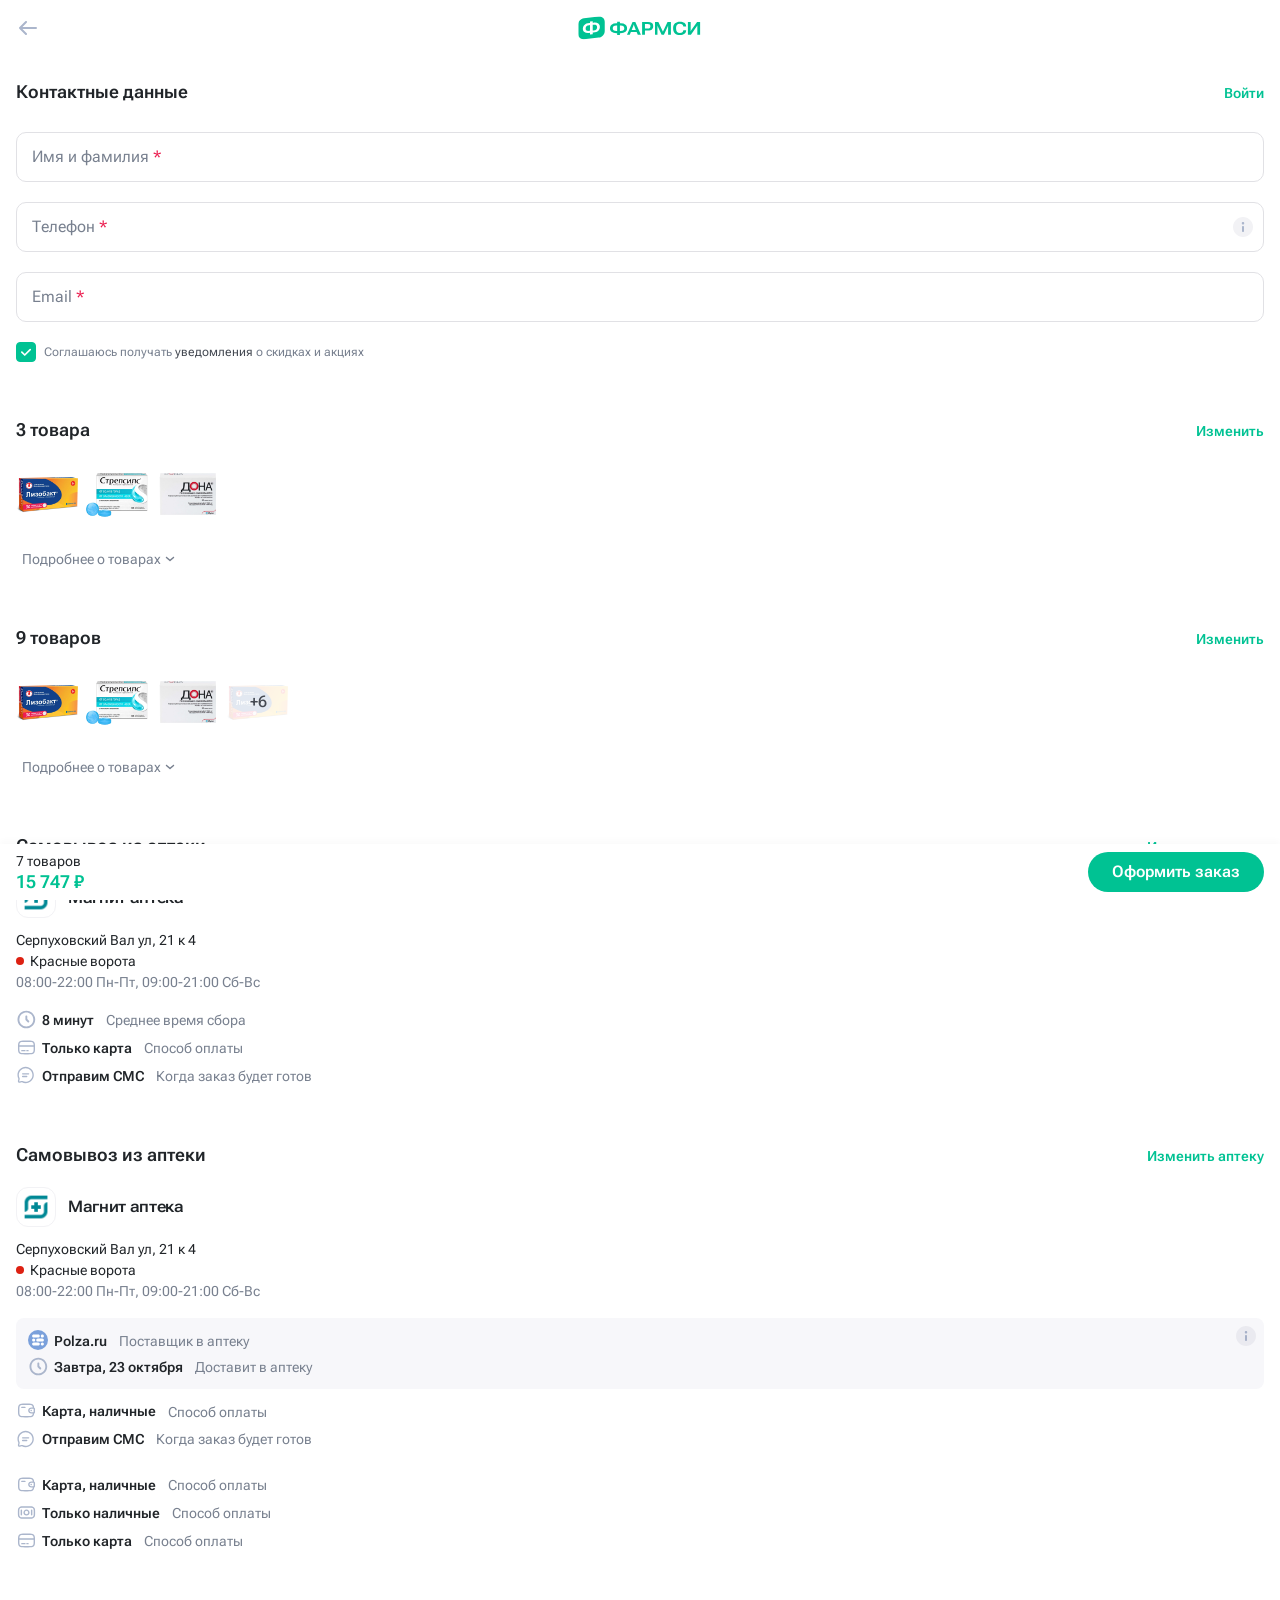
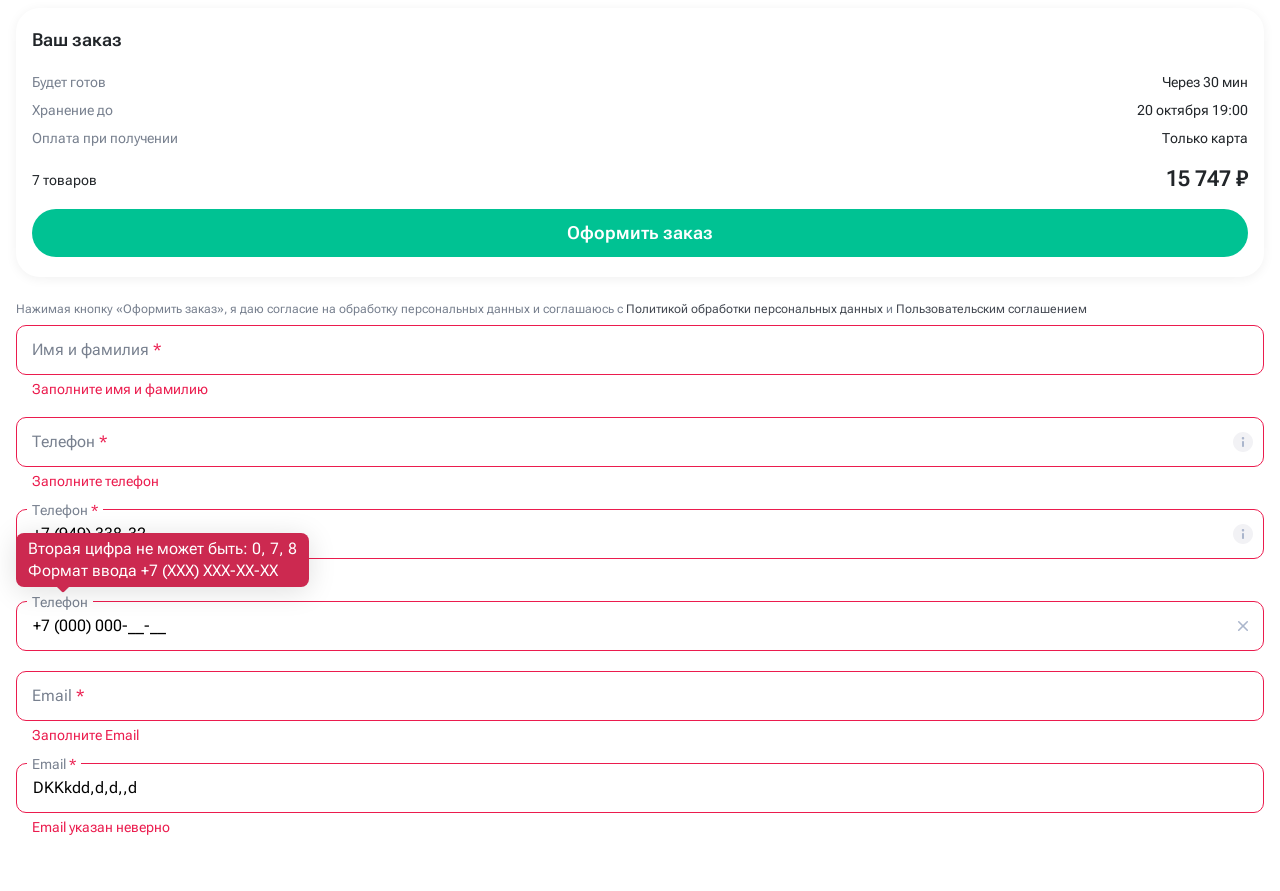
<file: 3-rd-step.html>
<!DOCTYPE html>
<html lang="ru">

<head>
	<meta charset="utf-8">
	<meta http-equiv="X-UA-Compatible" content="IE=edge">
	<meta name="viewport" content="width=device-width, initial-scale=1.0, maximum-scale=1.0, viewport-fit=cover">
	<meta name="description" content="Описание страницы">
	<meta name="format-detection" content="telephone=no">
	<meta name="robots" content="noindex">
	<title>Шаг 3 - Неавторизован</title>
	<link rel="apple-touch-icon" href="./assets/images/apple-touch-icon-C9QjvEhI.png" sizes="144x144">
	<link rel="icon" href="./assets/images/favicon-16x16-CDKs5s7O.png" sizes="16x16">
	<link rel="icon" href="./assets/images/favicon-32x32-Dmmu4h1M.png" sizes="32x32">
	<link rel="manifest" href="./assets/site-BRCrxVoA.webmanifest">
	<link rel="mask-icon" href="./assets/images/safari-pinned-tab-ThR9FbhP.svg">
	<link rel="preconnect" href="https://fonts.googleapis.com">
	<link rel="preconnect" href="https://fonts.gstatic.com" crossorigin>
	<link href="https://fonts.googleapis.com/css2?family=Roboto+Flex:opsz,slnt,wdth,wght,GRAD,XOPQ,XTRA,YOPQ,YTAS,YTDE,YTFI,YTLC,YTUC@8..144,-10..0,25..151,100..1000,-200..150,27..175,323..603,25..135,649..854,-305..-98,560..788,416..570,528..760&display=swap"
		  rel="stylesheet">
	<link href="https://cdn.jsdelivr.net/npm/bootstrap@5.3.3/dist/css/bootstrap.min.css" rel="stylesheet"
		  integrity="sha384-QWTKZyjpPEjISv5WaRU9OFeRpok6YctnYmDr5pNlyT2bRjXh0JMhjY6hW+ALEwIH" crossorigin="anonymous">
	<link rel="stylesheet" href="https://cdn.jsdelivr.net/npm/swiper@11/swiper-bundle.min.css"/>
	<link rel="stylesheet" href="https://cdn.jsdelivr.net/npm/@fancyapps/ui@5.0/dist/fancybox/fancybox.css"/>
	<script src="https://api-maps.yandex.ru/2.1/?apikey=b603dd45-d3d4-4cc6-bc5e-3985d0624e53&lang=ru_RU"></script>
  <script type="module" crossorigin src="./assets/index-Bh3W9xfx.js"></script>
  <link rel="stylesheet" crossorigin href="./assets/css/index-CuvrFl7t.css">
</head>

<body>
<div class="site">
	<header class="header header--confirm">
		<!-- Header Start-->
		<div class="container">
			<div class="row">
				<div class="col-12">
					<div class="header-confirm">
						<a href="#" class="header-confirm__back">
							<svg width="18" height="14" viewBox="0 0 18 14" fill="none" xmlns="http://www.w3.org/2000/svg">
								<path d="M17 7H1M1 7L7 1M1 7L7 13" stroke="#ABB6CC" stroke-width="2" stroke-linecap="round" stroke-linejoin="round"/>
							</svg>

						</a>
					
						<a href="#" class="header-confirm__logo">
							<img src="./assets/images/logo_m-BrS14V9k.svg" alt="logo">
						</a>
					</div>
				</div>
			</div>
		</div>
		<div class="modal fade" id="citySuggestModal" tabindex="-1"
         aria-hidden="true">
	        <div class="modal-dialog modal-dialog-centered" style="align-items: flex-end; margin: 0 16px; height: 100%;">
	            <div class="city-modal modal-content">
	                <button type="button" class="city-modal__close" data-bs-dismiss="modal"
	                        aria-label="Close">
	                    <svg aria-hidden="true" width="16" height="16" viewBox="0 0 20 20"
	                         fill="none" xmlns="http://www.w3.org/2000/svg">
	                        <path d="M15.332 4.66663L4.66536 15.3333" stroke="#ABB6CC"
	                              stroke-width="2" stroke-linecap="round"
	                              stroke-linejoin="round"/>
	                        <path d="M4.66797 4.66663L15.3346 15.3333" stroke="#ABB6CC"
	                              stroke-width="2" stroke-linecap="round"
	                              stroke-linejoin="round"/>
	                    </svg>
	                </button>
	                <div class="modal__body city-modal__body">
	                    <div class="city-modal__subtitle">Ваш регион</div>
	                    <div class="city-modal__title"><span class="js-city-choosen-city">Московская область</span>?</div>
	                    <div class="city-modal__text">
	                        Цены и наличие в аптеках зависят<br>
	                        от выбранного региона
	                    </div>
	                    <div class="city-modal__buttons">
	                        <button class="button button-primary" data-bs-dismiss="modal"
	                                aria-label="Close" type="button">
	                            Да
	                        </button>
	                        <button class="button button-solid js-change-location" data-bs-dismiss="modal"
	                                aria-label="Close" type="button">
	                            Выбрать другой
	                        </button>
	                    </div>
	                </div>
	            </div>
	        </div>
	    </div>

	    <div class="modal fade" id="citySelectedModal" tabindex="-1"
	         aria-hidden="true">
	        <div class="modal-dialog modal-dialog-centered" style="align-items: flex-end; margin: 0 16px; height: 100%;">
	            <div class="city-modal modal-content">
	                <button type="button" class="city-modal__close" data-bs-dismiss="modal"
	                        aria-label="Close">
	                    <svg aria-hidden="true" width="16" height="16" viewBox="0 0 20 20"
	                         fill="none" xmlns="http://www.w3.org/2000/svg">
	                        <path d="M15.332 4.66663L4.66536 15.3333" stroke="#ABB6CC"
	                              stroke-width="2" stroke-linecap="round"
	                              stroke-linejoin="round"/>
	                        <path d="M4.66797 4.66663L15.3346 15.3333" stroke="#ABB6CC"
	                              stroke-width="2" stroke-linecap="round"
	                              stroke-linejoin="round"/>
	                    </svg>
	                </button>
	                <div class="modal__body city-modal__body">
	                    <div class="city-modal__subtitle">Регион изменён</div>
	                    <div class="city-modal__title js-city-choosen-city">Московская область</div>
	                    <div class="city-modal__text">
	                        Цены и наличие теперь будут отображаться<br>
	                        для выбранного региона
	                    </div>
	                    <div class="city-modal__buttons">
	                        <button class="button button-primary" data-bs-dismiss="modal"
	                                aria-label="Close" type="button">
	                            Понятно
	                        </button>
	                    </div>
	                </div>
	            </div>
	        </div>
	    </div>
		<!-- Header End-->
	</header>
	<!-- Main section-->
	<main class="">
		<div class="confirm">
			<div class="container">
				<div class="row">
					<div class="col-12 confirm-content">
						<div class="confirm-block">
							<div class="confirm-header">
								<div class="confirm-header__title">Контактные данные</div>
								<a href="#" class="confirm-header__link">Войти</a>
							</div>
							<form action="#" class="confirm-form">
								<div class="enter-modal__group">
									<div class="enter-modal__group-inner">
										<input autocomplete="off" type="text" name="mail" placeholder=" " class="enter-modal__input">
										<button type="button" class="modal__clear">
										  <svg aria-hidden="true" width="20" height="20" viewBox="0 0 20 20" fill="none" xmlns="http://www.w3.org/2000/svg">
												<path d="M15.332 4.66663L4.66536 15.3333" stroke="#ABB6CC" stroke-width="2" stroke-linecap="round" stroke-linejoin="round"></path>
												<path d="M4.66797 4.66663L15.3346 15.3333" stroke="#ABB6CC" stroke-width="2" stroke-linecap="round" stroke-linejoin="round"></path>
											</svg>
										</button>
										<label class="enter-modal__placeholder">Имя и фамилия <span class="textarea-placeholder__red">*</span></label>
									</div>
								</div>
								
								<div class="enter-modal__group">
									<div class="enter-modal__group-inner" data-tooltip-parent-info>
										<input inputmode="tel" autocomplete="off" type="tel" name="phone" placeholder=" " class="enter-modal__input">
										<button type="button" class="modal__info-mark" data-bs-toggle="tooltip" data-bs-container="[data-tooltip-parent-info]" data-bs-trigger="focus" data-bs-placement="top" data-bs-fallbackplacements="['top']" data-bs-custom-class="modal-info-mark-tooltip" data-bs-title="На указанный номер телефона отправим СМС, когда заказ будет готов.<br> Ваши данные под защитой, мы не отправляем спам" data-bs-html="true" title="">
											<svg width="20" height="20" viewBox="0 0 20 20" fill="none" xmlns="http://www.w3.org/2000/svg">
												<g clip-path="url(#clip0_465_4033)">
												<path d="M20 10C20 15.5228 15.5228 20 10 20C4.47715 20 0 15.5228 0 10C0 4.47715 4.47715 0 10 0C15.5228 0 20 4.47715 20 10Z" fill="#F2F2F5"/>
												<path fill-rule="evenodd" clip-rule="evenodd" d="M10 15C9.44772 15 9 14.5523 9 14L9 10C9 9.44772 9.44772 9 10 9C10.5523 9 11 9.44772 11 10L11 14C11 14.5523 10.5523 15 10 15Z" fill="#ABB6CC"/>
												<path d="M11.25 6.25C11.25 5.55964 10.6904 5 10 5C9.30964 5 8.75 5.55964 8.75 6.25C8.75 6.94036 9.30964 7.5 10 7.5C10.6904 7.5 11.25 6.94036 11.25 6.25Z" fill="#ABB6CC"/>
												</g>
												<defs>
												<clipPath id="clip0_465_4033">
												<rect width="20" height="20" fill="white"/>
												</clipPath>
												</defs>
											</svg>
										</button>
										<button type="button" class="modal__clear">
											  <svg aria-hidden="true" width="20" height="20" viewBox="0 0 20 20" fill="none" xmlns="http://www.w3.org/2000/svg">
												<path d="M15.332 4.66663L4.66536 15.3333" stroke="#ABB6CC" stroke-width="2" stroke-linecap="round" stroke-linejoin="round"></path>
												<path d="M4.66797 4.66663L15.3346 15.3333" stroke="#ABB6CC" stroke-width="2" stroke-linecap="round" stroke-linejoin="round"></path>
											</svg>
										</button>
										<label class="enter-modal__placeholder">Телефон <span class="textarea-placeholder__red">*</span></label>
									</div>
								</div>
								
								<div class="enter-modal__group">
									<div class="enter-modal__group-inner">
										<input autocomplete="off" type="text" name="mail" placeholder=" " class="enter-modal__input">
										<button type="button" class="modal__clear">
											<svg aria-hidden="true" width="20" height="20" viewBox="0 0 20 20" fill="none" xmlns="http://www.w3.org/2000/svg">
												<path d="M15.332 4.66663L4.66536 15.3333" stroke="#ABB6CC" stroke-width="2" stroke-linecap="round" stroke-linejoin="round"></path>
												<path d="M4.66797 4.66663L15.3346 15.3333" stroke="#ABB6CC" stroke-width="2" stroke-linecap="round" stroke-linejoin="round"></path>
											</svg>
										</button>
										<label class="enter-modal__placeholder">Email <span class="textarea-placeholder__red">*</span></label>
									</div>	
								</div>

								<div class="modal__policy policy-modal">
									<div class="policy-modal__block">
										<label class="policy-modal__check">
											<input type="checkbox" checked="" name="policy-check" class="policy-modal__input"><span class="policy-modal__false-check">
											<svg width="12" height="9" viewBox="0 0 12 9" fill="none" xmlns="http://www.w3.org/2000/svg">
												<path d="M1 4L4.5 7.5L11 1" stroke="white" stroke-width="2" stroke-linecap="round" stroke-linejoin="round"></path>
											</svg></span>
										</label>
										<div class="policy-modal__confirm">Соглашаюсь получать <a href="#">уведомления</a> о скидках и акциях</div>
									</div>
								</div>
							</form>
						</div><!-- confirm-block -->
						
						<div class="confirm-block">
							<div class="confirm-header confirm-header--recipient">
								<div class="confirm-header__title">3 товара</div>
								<a href="#" class="confirm-header__link">Изменить</a>
							</div>

							<div class="confirm-products">
								<div class="confirm-products__row">
									<div class="confirm-product">
										<img src="./assets/images/product-1@2x-DuPQMpGz.png" alt="alt">
									</div>
									<div class="confirm-product">
										<img src="./assets/images/product-2@2x-C1sm1-f9.png" alt="alt">
									</div>
									<div class="confirm-product">
										<img src="./assets/images/product-8-B-CTQF6W.png" alt="alt">
									</div>
								</div>

								<div class="confirm-products__expand">
									<div class="confirm-product-expand expand-confirm-product">
										<div class="expand-confirm-product__img">
											<img src="./assets/images/product-1@2x-DuPQMpGz.png" alt="alt">
										</div>
										<div class="expand-confirm-product__name">
											<div class="expand-confirm-product__name-text">
												Супрастин (для инъекций), 20 мг/мл, раствор для внутривенного, (для инъекций), 20 мг/мл, раствор для внутривенного, 10
											</div>
											<div class="product-info__bottom">
												<span class="product__description-icon">
													<svg viewBox="0 0 24 24">
														<path d="M3 10C3 6.22876 3 4.34315 4.17157 3.17157C5.34315 2 7.22876 2 11 2H13C16.7712 2 18.6569 2 19.8284 3.17157C21 4.34315 21 6.22876 21 10V14C21 17.7712 21 19.6569 19.8284 20.8284C18.6569 22 16.7712 22 13 22H11C7.22876 22 5.34315 22 4.17157 20.8284C3 19.6569 3 17.7712 3 14V10Z" stroke="#ABB6CC" stroke-width="2"></path>
														<path d="M12 8L12 10M12 10L12 12M12 10H9.99998M12 10L14 10" stroke="#EB135B" stroke-width="2" stroke-linecap="round"></path>
														<path d="M8 18L16 18" stroke="#ABB6CC" stroke-width="2" stroke-linecap="round"></path>
													</svg>
													По рецепту
												</span>
											</div>
										</div>

										<div class="expand-confirm-product__info">
											<div class="expand-confirm-product__price">12 800 ₽</div>
											<div class="expand-confirm-product__count">× 3 шт.</div>
										</div>
									</div><!-- expand-confirm-product -->

									<div class="confirm-product-expand expand-confirm-product">
										<div class="expand-confirm-product__img">
											<img src="./assets/images/product-2@2x-C1sm1-f9.png" alt="alt">
										</div>
										<div class="expand-confirm-product__name">Супрастин (для инъекций), 20 мг/мл, раствор для внутривенного.</div>

										<div class="expand-confirm-product__info">
											<div class="expand-confirm-product__price">12 800 ₽</div>
											<div class="expand-confirm-product__count">× 3 шт.</div>
										</div>
									</div><!-- expand-confirm-product -->

									<div class="confirm-product-expand expand-confirm-product">
										<div class="expand-confirm-product__img">
											<img src="./assets/images/product-8-B-CTQF6W.png" alt="alt">
										</div>
										<div class="expand-confirm-product__name">Раствор для внутривенного, 10 мг/мл, капли для приема внутрь, 20 мл, 1 шт. капли</div>

										<div class="expand-confirm-product__info">
											<div class="expand-confirm-product__price">12 800 ₽</div>
											<div class="expand-confirm-product__count">× 3 шт.</div>
										</div>
									</div><!-- expand-confirm-product -->

								</div>

								<button type="button" class="confirm-products__toggler">
									<span>Подробнее о товарах</span>
									<svg class="confirm-products__toggler-icon">
										<use xlink:href="./assets/images/sprites-BpR0RG1N.svg#chev-down"></use>
									</svg>
								</button>
							</div><!-- confirm-products -->

							
						</div><!-- confirm-block -->

						<div class="confirm-block">
							<div class="confirm-header confirm-header--recipient">
								<div class="confirm-header__title">9 товаров</div>
								<a href="#" class="confirm-header__link">Изменить</a>
							</div>

							<div class="confirm-products">
								<div class="confirm-products__row">
									<div class="confirm-product">
										<img src="./assets/images/product-1@2x-DuPQMpGz.png" alt="alt">
									</div>
									<div class="confirm-product">
										<img src="./assets/images/product-2@2x-C1sm1-f9.png" alt="alt">
									</div>
									<div class="confirm-product">
										<img src="./assets/images/product-8-B-CTQF6W.png" alt="alt">
									</div>
									<div class="confirm-product">
										<img src="./assets/images/product-1@2x-DuPQMpGz.png" alt="alt">
										<div class="confirm-product__plug">+6</div>
									</div>
									<div class="confirm-product">
										<img src="./assets/images/product-2@2x-C1sm1-f9.png" alt="alt">
									</div>
									<div class="confirm-product">
										<img src="./assets/images/product-8-B-CTQF6W.png" alt="alt">
									</div>
									<div class="confirm-product">
										<img src="./assets/images/product-1@2x-DuPQMpGz.png" alt="alt">
									</div>
									<div class="confirm-product">
										<img src="./assets/images/product-2@2x-C1sm1-f9.png" alt="alt">
									</div>
									<div class="confirm-product">
										<img src="./assets/images/product-8-B-CTQF6W.png" alt="alt">
									</div>
								</div>

								<div class="confirm-products__expand">
									<div class="confirm-product-expand expand-confirm-product">
										<div class="expand-confirm-product__img">
											<img src="./assets/images/product-1@2x-DuPQMpGz.png" alt="alt">
										</div>
										<div class="expand-confirm-product__name">
											<div class="expand-confirm-product__name-text">
												Супрастин (для инъекций), 20 мг/мл, раствор для внутривенного, (для инъекций), 20 мг/мл, раствор для внутривенного, 10
											</div>
											<div class="product-info__bottom">
												<span class="product__description-icon">
													<svg viewBox="0 0 24 24">
														<path d="M3 10C3 6.22876 3 4.34315 4.17157 3.17157C5.34315 2 7.22876 2 11 2H13C16.7712 2 18.6569 2 19.8284 3.17157C21 4.34315 21 6.22876 21 10V14C21 17.7712 21 19.6569 19.8284 20.8284C18.6569 22 16.7712 22 13 22H11C7.22876 22 5.34315 22 4.17157 20.8284C3 19.6569 3 17.7712 3 14V10Z" stroke="#ABB6CC" stroke-width="2"></path>
														<path d="M12 8L12 10M12 10L12 12M12 10H9.99998M12 10L14 10" stroke="#EB135B" stroke-width="2" stroke-linecap="round"></path>
														<path d="M8 18L16 18" stroke="#ABB6CC" stroke-width="2" stroke-linecap="round"></path>
													</svg>
													По рецепту
												</span>
											</div>
										</div>

										<div class="expand-confirm-product__info">
											<div class="expand-confirm-product__price">12 800 ₽</div>
											<div class="expand-confirm-product__count">× 3 шт.</div>
										</div>
									</div><!-- expand-confirm-product -->

									<div class="confirm-product-expand expand-confirm-product">
										<div class="expand-confirm-product__img">
											<img src="./assets/images/product-2@2x-C1sm1-f9.png" alt="alt">
										</div>
										<div class="expand-confirm-product__name">Супрастин (для инъекций), 20 мг/мл, раствор для внутривенного.</div>

										<div class="expand-confirm-product__info">
											<div class="expand-confirm-product__price">12 800 ₽</div>
											<div class="expand-confirm-product__count">× 3 шт.</div>
										</div>
									</div><!-- expand-confirm-product -->

									<div class="confirm-product-expand expand-confirm-product">
										<div class="expand-confirm-product__img">
											<img src="./assets/images/product-8-B-CTQF6W.png" alt="alt">
										</div>
										<div class="expand-confirm-product__name">Раствор для внутривенного, 10 мг/мл, капли для приема внутрь, 20 мл, 1 шт. капли</div>

										<div class="expand-confirm-product__info">
											<div class="expand-confirm-product__price">12 800 ₽</div>
											<div class="expand-confirm-product__count">× 3 шт.</div>
										</div>
									</div><!-- expand-confirm-product -->

								</div>

								<button type="button" class="confirm-products__toggler">
									<span>Подробнее о товарах</span>
									<svg class="confirm-products__toggler-icon">
										<use xlink:href="./assets/images/sprites-BpR0RG1N.svg#chev-down"></use>
									</svg>
								</button>
							</div><!-- confirm-products -->

							
						</div><!-- confirm-block -->

						<div class="confirm-block">
							<div class="confirm-header confirm-header--recipient">
								<div class="confirm-header__title">Самовывоз из аптеки</div>
								<a href="#" class="confirm-header__link">Изменить аптеку</a>
							</div>
							<div class="confirm-location">
								<div class="pricelist__company">
									<img class="pricelist__logo" src="./assets/images/magnit_logo-DAFS3cN4.png" alt="">
									<span class="pricelist__name">Магнит аптека
									</span>
								</div>
								<div class="confirm-location__info">
									<div class="pricelist__address">Серпуховский Вал ул, 21 к 4</div>
									<div class="pricelist__subway">Красные ворота</div>
									<div class="pricelist__schedule">08:00-22:00 Пн-Пт, 09:00-21:00 Сб-Вс</div>
								</div>

								<div class="confirm-payment">
									<div class="confirm-payment__item">
										<span class="confirm-payment__icon">
											<svg class="icon-pay-clock">
												<use xlink:href="./assets/images/sprites-BpR0RG1N.svg#pay-clock"></use>
											</svg>
										</span>
										<span class="confirm-payment__val">8 минут</span>
										<span class="confirm-payment__key">Среднее время сбора</span>
									</div><!-- confirm-payment__item -->

									<div class="confirm-payment__item">
										<span class="confirm-payment__icon">
											<svg class="icon-product-card">
												<use xlink:href="./assets/images/sprites-BpR0RG1N.svg#credit-card"></use>
											</svg>
										</span>
										<span class="confirm-payment__val">Только карта</span>
										<span class="confirm-payment__key">Способ оплаты</span>
									</div><!-- confirm-payment__item -->

									<div class="confirm-payment__item">
										<span class="confirm-payment__icon">
											<svg class="icon-sms">
												<use xlink:href="./assets/images/sprites-BpR0RG1N.svg#sms"></use>
											</svg>
										</span>
										<span class="confirm-payment__val">Отправим СМС</span>
										<span class="confirm-payment__key">Когда заказ будет готов</span>
									</div><!-- confirm-payment__item -->

								</div>
							</div>
						</div><!-- confirm-block -->
						
						<!-- Доставка поставщика -->
						<div class="confirm-block" data-tooltip-supplier-info>
							<div class="confirm-header confirm-header--recipient">
								<div class="confirm-header__title">Самовывоз из аптеки</div>
								<a href="#" class="confirm-header__link">Изменить аптеку</a>
							</div>
							<div class="confirm-location">
								<div class="pricelist__company">
									<img class="pricelist__logo" src="./assets/images/magnit_logo-DAFS3cN4.png" alt="">
									<span class="pricelist__name">Магнит аптека
									</span>
								</div>

								<div class="confirm-location__info confirm-location__info--supplier">
									<div class="pricelist__address">Серпуховский Вал ул, 21 к 4</div>
									<div class="pricelist__subway">Красные ворота</div>
									<div class="pricelist__schedule">08:00-22:00 Пн-Пт, 09:00-21:00 Сб-Вс</div>
								</div>

								<div class="confirm-supplier" data-tooltip-supplier-info>
									<div class="confirm-supplier__body">
										<svg class="confirm-supplier__icon" width="20" height="20" viewBox="0 0 20 20" fill="none" xmlns="http://www.w3.org/2000/svg" data-bs-toggle="tooltip" data-bs-container="[data-tooltip-supplier-info]" data-bs-trigger="focus" data-bs-placement="top" data-bs-fallbackplacements="['top']" data-bs-custom-class="confirm-supplier-tooltip" data-bs-title="Товар поступит в аптеку 23 октября от поставщика Polza.ru. Забрать заказ вы сможете после получения СМС о готовности заказа" data-bs-html="true" title="" data-bs-original-title="">
											<g clip-path="url(#clip0_465_4033)">
											<path d="M20 10C20 15.5228 15.5228 20 10 20C4.47715 20 0 15.5228 0 10C0 4.47715 4.47715 0 10 0C15.5228 0 20 4.47715 20 10Z" fill="#EAEAF0"></path>
											<path fill-rule="evenodd" clip-rule="evenodd" d="M10 15C9.44772 15 9 14.5523 9 14L9 10C9 9.44772 9.44772 9 10 9C10.5523 9 11 9.44772 11 10L11 14C11 14.5523 10.5523 15 10 15Z" fill="#A6B0C8"></path>
											<path d="M11.25 6.25C11.25 5.55964 10.6904 5 10 5C9.30964 5 8.75 5.55964 8.75 6.25C8.75 6.94036 9.30964 7.5 10 7.5C10.6904 7.5 11.25 6.94036 11.25 6.25Z" fill="#A6B0C8"></path>
											</g>
											<defs>
											<clipPath id="clip0_465_4033">
											<rect width="20" height="20" fill="white"></rect>
											</clipPath>
											</defs>
										</svg>

										<div class="confirm-payment__item">
											<span class="confirm-payment__icon">
												<img src="./assets/images/Polza_logo-BlcW6tYA.svg" alt="alg">
											</span>
											<span class="confirm-payment__val">Polza.ru</span>
											<span class="confirm-payment__key">Поставщик в аптеку</span>
										</div><!-- confirm-payment__item -->

										<div class="confirm-payment__item">
											<span class="confirm-payment__icon">
												<svg class="icon-pay-clock">
													<use xlink:href="./assets/images/sprites-BpR0RG1N.svg#pay-clock"></use>
												</svg>
											</span>
											<span class="confirm-payment__val">Завтра, 23 октября</span>
											<span class="confirm-payment__key">Доставит в аптеку</span>
										</div><!-- confirm-payment__item -->
									</div>
								</div>

								<div class="confirm-payment">
									<div class="confirm-payment__item">
										<span class="confirm-payment__icon">
											<svg class="icon-product-card">
												<use xlink:href="./assets/images/sprites-BpR0RG1N.svg#card-cash"></use>
											</svg>
										</span>
										<span class="confirm-payment__val">Карта, наличные</span>
										<span class="confirm-payment__key">Способ оплаты</span>
									</div><!-- confirm-payment__item -->

									<div class="confirm-payment__item">
										<span class="confirm-payment__icon">
											<svg class="icon-sms">
												<use xlink:href="./assets/images/sprites-BpR0RG1N.svg#sms"></use>
											</svg>
										</span>
										<span class="confirm-payment__val">Отправим СМС</span>
										<span class="confirm-payment__key">Когда заказ будет готов</span>
									</div><!-- confirm-payment__item -->

								</div>

								<div class="confirm-payment" style="margin-top: 24px;">
									<div class="confirm-payment__item">
										<span class="confirm-payment__icon">
											<svg class="icon-product-card">
												<use xlink:href="./assets/images/sprites-BpR0RG1N.svg#card-cash"></use>
											</svg>
										</span>
										<span class="confirm-payment__val">Карта, наличные</span>
										<span class="confirm-payment__key">Способ оплаты</span>
									</div><!-- confirm-payment__item -->

									<div class="confirm-payment__item">
										<span class="confirm-payment__icon">
											<svg class="icon-product-card">
												<use xlink:href="./assets/images/sprites-BpR0RG1N.svg#cash"></use>
											</svg>
										</span>
										<span class="confirm-payment__val">Только наличные</span>
										<span class="confirm-payment__key">Способ оплаты</span>
									</div><!-- confirm-payment__item -->

									<div class="confirm-payment__item">
										<span class="confirm-payment__icon">
											<svg class="icon-product-card">
												<use xlink:href="./assets/images/sprites-BpR0RG1N.svg#credit-card"></use>
											</svg>
										</span>
										<span class="confirm-payment__val">Только карта</span>
										<span class="confirm-payment__key">Способ оплаты</span>
									</div><!-- confirm-payment__item -->

								</div>
							</div>
						</div><!-- confirm-block -->

						<div class="order-overall">
							<div class="order-overall__top">
								<div class="order-overall__titlle">Ваш заказ</div>
								<div class="order-overall__info">
									<div class="order-overall__key">Будет готов</div>
									<div class="order-overall__val">Через 30 мин</div>
									<div class="order-overall__key">Хранение до</div>
									<div class="order-overall__val">20 октября 19:00</div>
									<div class="order-overall__key">Оплата при получении</div>
									<div class="order-overall__val">Только карта</div>
								</div>
								<div class="order-overall__result">
									<div class="order-overall__items">7 товаров</div>
									<div class="order-overall__price">15 747 ₽</div>
								</div>
								<button class="order-overall__action button button-primary w-100">Оформить заказ</button>
							</div>

							<div class="modal__policy policy-modal">
								<p class="policy-modal__note">Нажимая кнопку «Оформить заказ», я даю согласие на обработку персональных данных и соглашаюсь с <a href="#">Политикой обработки персональных данных</a> и <a href="#">Пользовательским соглашением</a></p>
							</div>
						</div>

						<div class="confirm-block">
							<form action="#" class="confirm-form">
								<div class="enter-modal__group enter-modal__group--error">
									<div class="enter-modal__group-inner">
										<input autocomplete="off" type="text" name="mail" placeholder=" " class="enter-modal__input enter-modal__input--error">
										<button type="button" class="modal__clear">
										  <svg aria-hidden="true" width="20" height="20" viewBox="0 0 20 20" fill="none" xmlns="http://www.w3.org/2000/svg">
												<path d="M15.332 4.66663L4.66536 15.3333" stroke="#ABB6CC" stroke-width="2" stroke-linecap="round" stroke-linejoin="round"></path>
												<path d="M4.66797 4.66663L15.3346 15.3333" stroke="#ABB6CC" stroke-width="2" stroke-linecap="round" stroke-linejoin="round"></path>
											</svg>
										</button>
										<label class="enter-modal__placeholder">Имя и фамилия <span class="textarea-placeholder__red">*</span></label>
									</div>
									<div class="modal__error">Заполните имя и фамилию</div>
								</div>
								
								<div class="enter-modal__group enter-modal__group--error">
									<div class="enter-modal__group-inner" data-tooltip-parent-info-1>
										<input inputmode="tel" autocomplete="off" type="tel" name="phone" placeholder=" " class="enter-modal__input enter-modal__input--error">
										<button type="button" class="modal__info-mark" data-bs-toggle="tooltip" data-bs-container="[data-tooltip-parent-info-1]" data-bs-trigger="hover" data-bs-placement="top" data-bs-fallbackplacements="['top']" data-bs-custom-class="modal-info-mark-tooltip" data-bs-title="На указанный номер телефона отправим СМС, когда заказ будет готов.<br> Ваши данные под защитой, мы не отправляем спам" data-bs-html="true" title="">
											<svg width="20" height="20" viewBox="0 0 20 20" fill="none" xmlns="http://www.w3.org/2000/svg">
												<g clip-path="url(#clip0_465_4033)">
												<path d="M20 10C20 15.5228 15.5228 20 10 20C4.47715 20 0 15.5228 0 10C0 4.47715 4.47715 0 10 0C15.5228 0 20 4.47715 20 10Z" fill="#F2F2F5"/>
												<path fill-rule="evenodd" clip-rule="evenodd" d="M10 15C9.44772 15 9 14.5523 9 14L9 10C9 9.44772 9.44772 9 10 9C10.5523 9 11 9.44772 11 10L11 14C11 14.5523 10.5523 15 10 15Z" fill="#ABB6CC"/>
												<path d="M11.25 6.25C11.25 5.55964 10.6904 5 10 5C9.30964 5 8.75 5.55964 8.75 6.25C8.75 6.94036 9.30964 7.5 10 7.5C10.6904 7.5 11.25 6.94036 11.25 6.25Z" fill="#ABB6CC"/>
												</g>
												<defs>
												<clipPath id="clip0_465_4033">
												<rect width="20" height="20" fill="white"/>
												</clipPath>
												</defs>
											</svg>
										</button>
										<button type="button" class="modal__clear">
											  <svg aria-hidden="true" width="20" height="20" viewBox="0 0 20 20" fill="none" xmlns="http://www.w3.org/2000/svg">
												<path d="M15.332 4.66663L4.66536 15.3333" stroke="#ABB6CC" stroke-width="2" stroke-linecap="round" stroke-linejoin="round"></path>
												<path d="M4.66797 4.66663L15.3346 15.3333" stroke="#ABB6CC" stroke-width="2" stroke-linecap="round" stroke-linejoin="round"></path>
											</svg>
										</button>
										<label class="enter-modal__placeholder">Телефон <span class="textarea-placeholder__red">*</span></label>
									</div>
									<div class="modal__error">Заполните телефон</div>
								</div>

								<div class="enter-modal__group enter-modal__group--error">
									<div class="enter-modal__group-inner" data-tooltip-parent-info-2>
										<input inputmode="tel" autocomplete="off" type="tel" name="phone" placeholder=" " value="+7 (949) 338-32-__" class="enter-modal__input enter-modal__input--error">
										<button type="button" class="modal__info-mark" data-bs-toggle="tooltip" data-bs-container="[data-tooltip-parent-info-2]" data-bs-trigger="hover" data-bs-placement="top" data-bs-fallbackplacements="['top']" data-bs-custom-class="modal-info-mark-tooltip" data-bs-title="На указанный номер телефона отправим СМС, когда заказ будет готов.<br> Ваши данные под защитой, мы не отправляем спам" data-bs-html="true" title="">
											<svg width="20" height="20" viewBox="0 0 20 20" fill="none" xmlns="http://www.w3.org/2000/svg">
												<g clip-path="url(#clip0_465_4033)">
												<path d="M20 10C20 15.5228 15.5228 20 10 20C4.47715 20 0 15.5228 0 10C0 4.47715 4.47715 0 10 0C15.5228 0 20 4.47715 20 10Z" fill="#F2F2F5"/>
												<path fill-rule="evenodd" clip-rule="evenodd" d="M10 15C9.44772 15 9 14.5523 9 14L9 10C9 9.44772 9.44772 9 10 9C10.5523 9 11 9.44772 11 10L11 14C11 14.5523 10.5523 15 10 15Z" fill="#ABB6CC"/>
												<path d="M11.25 6.25C11.25 5.55964 10.6904 5 10 5C9.30964 5 8.75 5.55964 8.75 6.25C8.75 6.94036 9.30964 7.5 10 7.5C10.6904 7.5 11.25 6.94036 11.25 6.25Z" fill="#ABB6CC"/>
												</g>
												<defs>
												<clipPath id="clip0_465_4033">
												<rect width="20" height="20" fill="white"/>
												</clipPath>
												</defs>
											</svg>
										</button>
										<button type="button" class="modal__clear">
											  <svg aria-hidden="true" width="20" height="20" viewBox="0 0 20 20" fill="none" xmlns="http://www.w3.org/2000/svg">
												<path d="M15.332 4.66663L4.66536 15.3333" stroke="#ABB6CC" stroke-width="2" stroke-linecap="round" stroke-linejoin="round"></path>
												<path d="M4.66797 4.66663L15.3346 15.3333" stroke="#ABB6CC" stroke-width="2" stroke-linecap="round" stroke-linejoin="round"></path>
											</svg>
										</button>
										<label class="enter-modal__placeholder">Телефон <span class="textarea-placeholder__red">*</span></label>
									</div>
									<div class="modal__error">Телефон указан не полностью</div>
								</div>

								<div class="enter-modal__group enter-modal__group--error">
									<div class="enter-modal__group-inner">
										<div class="phone-valid-error">
											<div class="phone-valid-error__row">Вторая цифра не может быть: 0, 7, 8</div>
											<div class="phone-valid-error__row">Формат ввода +7 (ХХХ) ХХХ-ХХ-ХХ
											</div>
										</div>

										<input inputmode="tel" autocomplete="off" type="tel" name="phone" placeholder=" " value="+7 (000) 000-__-__" class="enter-modal__input enter-modal__input--error">
										<button type="button" class="modal__clear active">
											<svg aria-hidden="true" width="20" height="20" viewBox="0 0 20 20" fill="none" xmlns="http://www.w3.org/2000/svg">
												<path d="M15.332 4.66663L4.66536 15.3333" stroke="#ABB6CC" stroke-width="2" stroke-linecap="round" stroke-linejoin="round"></path>
												<path d="M4.66797 4.66663L15.3346 15.3333" stroke="#ABB6CC" stroke-width="2" stroke-linecap="round" stroke-linejoin="round"></path>
											</svg>
										</button>
										<label class="enter-modal__placeholder">Телефон</label>
									</div>
								</div>
								
								<div class="enter-modal__group enter-modal__group--error">
									<div class="enter-modal__group-inner">
										<input autocomplete="off" type="text" name="mail" placeholder=" " class="enter-modal__input enter-modal__input--error">
										<button type="button" class="modal__clear">
											<svg aria-hidden="true" width="20" height="20" viewBox="0 0 20 20" fill="none" xmlns="http://www.w3.org/2000/svg">
												<path d="M15.332 4.66663L4.66536 15.3333" stroke="#ABB6CC" stroke-width="2" stroke-linecap="round" stroke-linejoin="round"></path>
												<path d="M4.66797 4.66663L15.3346 15.3333" stroke="#ABB6CC" stroke-width="2" stroke-linecap="round" stroke-linejoin="round"></path>
											</svg>
										</button>
										<label class="enter-modal__placeholder">Email <span class="textarea-placeholder__red">*</span></label>
									</div>
									<div class="modal__error">Заполните Email</div>
								</div>

								<div class="enter-modal__group enter-modal__group--error">
									<div class="enter-modal__group-inner">
										<input autocomplete="off" type="text" name="mail" placeholder=" " value="DKKkdd,d,d,,d" class="enter-modal__input enter-modal__input--error">
										<button type="button" class="modal__clear">
											<svg aria-hidden="true" width="20" height="20" viewBox="0 0 20 20" fill="none" xmlns="http://www.w3.org/2000/svg">
												<path d="M15.332 4.66663L4.66536 15.3333" stroke="#ABB6CC" stroke-width="2" stroke-linecap="round" stroke-linejoin="round"></path>
												<path d="M4.66797 4.66663L15.3346 15.3333" stroke="#ABB6CC" stroke-width="2" stroke-linecap="round" stroke-linejoin="round"></path>
											</svg>
										</button>
										<label class="enter-modal__placeholder">Email <span class="textarea-placeholder__red">*</span></label>
									</div>
									<div class="modal__error">Email указан неверно</div>
								</div>
							</form>
						</div>

					</div>
				</div>
			</div>
		</div><!-- confirm-content -->

		<!-- bottom-bar -->
		<div class="confirm-bar">
			<div class="confirm-bar__total">
				<div class="confirm-bar__items">7 товаров</div>
				<div class="confirm-bar__price">15 747 ₽</div>
			</div>
			<button class="confirm-bar__order button button-primary">Оформить заказ</button>
		</div>
		<!-- END bottom-bar -->
	</main>
</div>

<div class="scroll-up scroll-up--hidden is-active">
	<svg class="scroll-up__icon">
		<use xlink:href="./assets/images/sprites-BpR0RG1N.svg#arrow-up"></use>
	</svg>
</div>

<div class="toast fade hide">
	<div class="toast-body">
		<div class="d-flex align-items-center"><img class="toast-image" src="./assets/images/product-3-C06GJjld.png" alt=""
													width="66" height="66">
			<div class="d-flex align-items-center toast-inner">
				<div class="text-white toast-text">Товар добавлен в корзину</div>
				<a class="toast-button" href="#">Перейти</a>
			</div>
		</div>
	</div>
</div>

<div class="modal fade" id="cityChangeModal" tabindex="-1"
	 aria-hidden="true">
	<div class="modal-dialog modal-dialog-centered city-change-modal">
		<div class="city-change modal-content">
			<button type="button" class="city-change__close" data-bs-dismiss="modal"
					aria-label="Close">
				<svg aria-hidden="true" width="20" height="20" viewBox="0 0 20 20"
					 fill="none" xmlns="http://www.w3.org/2000/svg">
					<path d="M15.332 4.66663L4.66536 15.3333" stroke="#ABB6CC"
						  stroke-width="2" stroke-linecap="round"
						  stroke-linejoin="round"/>
					<path d="M4.66797 4.66663L15.3346 15.3333" stroke="#ABB6CC"
						  stroke-width="2" stroke-linecap="round"
						  stroke-linejoin="round"/>
				</svg>
			</button>
			<div class="modal__header city-change__header">
				<p class="city-change__title">Выберите город</p>
				<div class="city-change__define">
					<svg class="city-change__define-icon" width="20" height="20" viewBox="0 0 20 20" fill="none"
						 xmlns="http://www.w3.org/2000/svg">
						<path d="M11.25 18.4993L15.8333 5.16602L2.5 9.74935L7.95416 11.931C8.46237 12.1343 8.86505 12.537 9.06833 13.0452L11.25 18.4993Z"
							  stroke="#00C293" stroke-width="2" stroke-linecap="round" stroke-linejoin="round"/>
					</svg>

					<div class="city-change__loading city-change__define-loading">
						<div class="button--loading"></div>
					</div>

					Определить
				</div>
			</div>
			<div class="modal__body city-change__body">
				<div class="city-change__choosen">
					<svg class="city-change__choosen-icon" width="20" height="20" viewBox="0 0 20 20" fill="none"
						 xmlns="http://www.w3.org/2000/svg">
						<path fill-rule="evenodd" clip-rule="evenodd"
							  d="M8.71159 18.8511L10 19.9994L11.2884 18.8511C15.4026 15.1846 17.5 11.9276 17.5 8.87888C17.5 4.55054 14.1783 1.25 10 1.25C5.82171 1.25 2.5 4.55054 2.5 8.87888C2.5 11.9276 4.59737 15.1846 8.71159 18.8511ZM13.75 8.75C13.75 6.67893 12.0711 5 10 5C7.92893 5 6.25 6.67893 6.25 8.75C6.25 10.8211 7.92893 12.5 10 12.5C12.0711 12.5 13.75 10.8211 13.75 8.75Z"
							  fill="#ABB6CC"/>
					</svg>
					<div class="city-change__loading city-change__choosen-loading">
						<div class="button--loading"></div>
					</div>
					<div class="city-change__choosen-text">Выбран:</div>
					<div class="city-change__choosen-text city-change__choosen-text--city js-city-choosen-city">
						Ростов-на-Дону
					</div>
					<div class="city-change__choosen-text city-change__choosen-text--region js-city-choosen-region">
						Ростовская область, очень длинный текст рег
					</div>
				</div>
				<div class="form-group w-100" style="margin-bottom: 24px;">
					<input class="city-change__input js-city-search-input" type="text" name="city"
						   placeholder="Город или регион">
					<svg class="city-change__input-icon" width="20" height="20" viewBox="0 0 20 20" fill="none"
						 xmlns="http://www.w3.org/2000/svg">
						<g clip-path="url(#clip0_2477_21238)">
							<circle cx="7.91667" cy="7.91667" r="7.91667" transform="matrix(-1 0 0 1 18.3334 1.66602)"
									stroke="#ABB6CC" stroke-width="2"/>
							<path d="M4.58337 15.416L1.66671 18.3327" stroke="#ABB6CC" stroke-width="2"
								  stroke-linecap="round"/>
						</g>
						<defs>
							<clipPath id="clip0_2477_21238">
								<rect width="20" height="20" fill="white" transform="matrix(-1 0 0 1 20 0)"/>
							</clipPath>
						</defs>
					</svg>
					<div class="city-change__loading city-change__input-loading">
						<div class="button--loading"></div>
					</div>
					<button class="city-change__input-clear" onclick="$('.js-city-search-input').val('')" type="button">
						<svg width="16" height="16" viewBox="0 0 16 16" fill="none" xmlns="http://www.w3.org/2000/svg">
							<path d="M2.66663 2.66797L13.3333 13.3346" stroke="#ABB6CC" stroke-width="2"
								  stroke-linecap="round" stroke-linejoin="round"/>
							<path d="M13.3334 2.66797L2.66671 13.3346" stroke="#ABB6CC" stroke-width="2"
								  stroke-linecap="round" stroke-linejoin="round"/>
						</svg>
					</button>
				</div>
				<div class="city-change__cities">

				</div>
			</div>
		</div>
	</div>
</div>

<!--MODALS-->
<div class="modal" id="deletionConfirmModal" tabindex="-1" aria-hidden="true">
	<div class="modal-dialog  modal-dialog-centered">
		<div class="modal-content">
			<div class="modal-header">
				<h3 class="modal__title js-cart-confirm-title">Удалить выбранные товары?</h3>
				<button type="button" class="modal__close" data-bs-dismiss="modal" aria-label="Close">
					<svg width="20" height="20" viewBox="0 0 20 20" fill="none" xmlns="http://www.w3.org/2000/svg">
						<path d="M15.332 4.66675L4.66536 15.3334" stroke="#ABB6CC" stroke-width="2"
							  stroke-linecap="round" stroke-linejoin="round"/>
						<path d="M4.66797 4.66675L15.3346 15.3334" stroke="#ABB6CC" stroke-width="2"
							  stroke-linecap="round" stroke-linejoin="round"/>
					</svg>
				</button>
			</div>
			<div class="modal-body">
				<p class="modal__description">Отменить это действие будет невозможно</p>
			</div>
			<div class="modal-footer">
				<button class="button button-red js-cart-confirm-deletion">Удалить</button>
				<button type="button" class="button button-solid" data-bs-dismiss="modal">Отменить</button>
			</div>
		</div>
	</div>
</div>

<div class="modal" id="productSearchModal" tabindex="-1" aria-hidden="true">
	<div class="modal-dialog  modal-dialog-centered">
		<div class="modal-content">
			<div class="modal-header">
				<h3 class="modal__title">Товара нет в выбранном городе,<br> но есть в других аптеках региона</h3>
				<button type="button" class="modal__close" data-bs-dismiss="modal" aria-label="Close">
					<svg width="20" height="20" viewBox="0 0 20 20" fill="none" xmlns="http://www.w3.org/2000/svg">
						<path d="M15.332 4.66675L4.66536 15.3334" stroke="#ABB6CC" stroke-width="2"
							  stroke-linecap="round" stroke-linejoin="round"/>
						<path d="M4.66797 4.66675L15.3346 15.3334" stroke="#ABB6CC" stroke-width="2"
							  stroke-linecap="round" stroke-linejoin="round"/>
					</svg>
				</button>
			</div>
			<div class="modal-body" style=" margin: 4px 0 28px;">
				<button type="button" class="button button-primary"
						style="font-size: 16px; line-height: 24px; padding: 12px 28px; width: 100%; margin-top: 16px;">
					Посмотреть в аптеках региона
				</button>
			</div>
			<div class="modal-footer">
				<p class="modal__description js-cart-product-search-description">
					Или расширьте поиск на весь регион<br>
					<span class="modal__description--green js-cart-product-search-perform">Москва и МО</span>, чтобы собрать корзину<br>
					с этим товаром
				</p>
			</div>
		</div>
	</div>
</div>

<script src="https://code.jquery.com/jquery-3.7.0.min.js"
		integrity="sha256-2Pmvv0kuTBOenSvLm6bvfBSSHrUJ+3A7x6P5Ebd07/g=" crossorigin="anonymous"></script>
<script src="https://cdnjs.cloudflare.com/ajax/libs/bootstrap/5.0.1/js/bootstrap.bundle.min.js"></script>
<script src="https://cdn.jsdelivr.net/npm/@fancyapps/ui@5.0/dist/fancybox/fancybox.umd.js"></script>

</body>

</html>
</file>
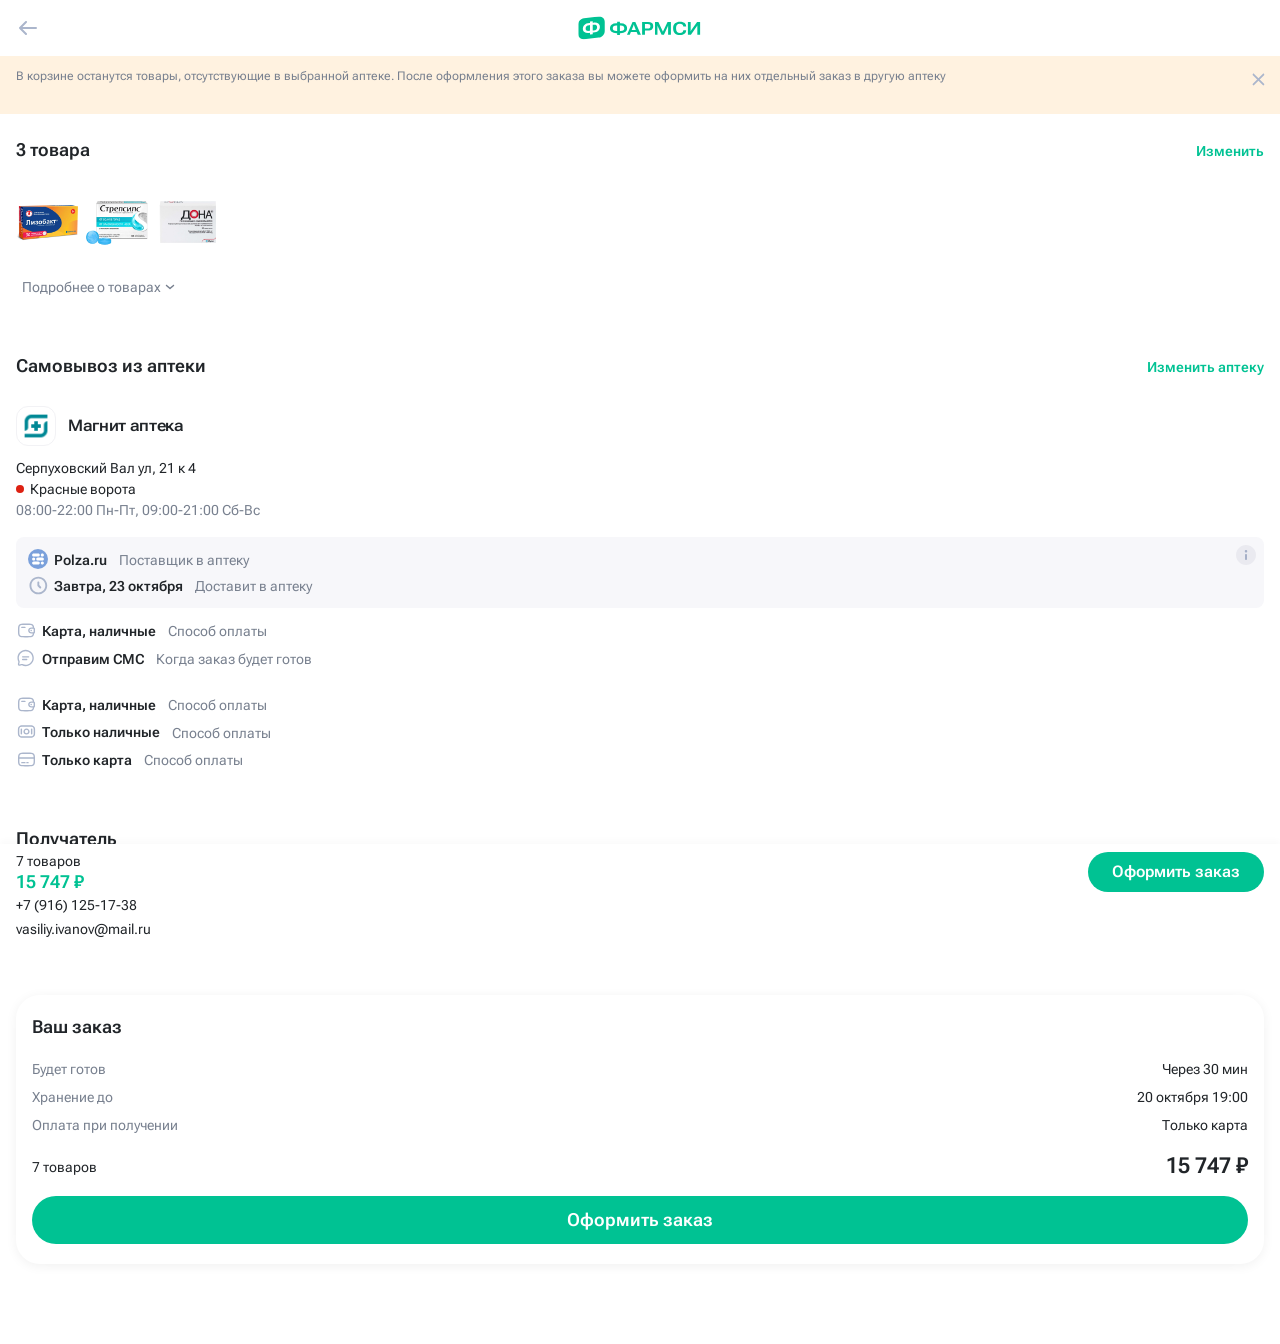
<file: cart-auth-user-message.html>
<!DOCTYPE html>
<html lang="ru">

<head>
	<meta charset="utf-8">
	<meta http-equiv="X-UA-Compatible" content="IE=edge">
	<meta name="viewport" content="width=device-width, initial-scale=1.0, maximum-scale=1.0, viewport-fit=cover">
	<meta name="description" content="Описание страницы">
	<meta name="format-detection" content="telephone=no">
	<meta name="robots" content="noindex">
	<title>Шаг 3 - Авторизован - сообщение</title>
	<link rel="apple-touch-icon" href="./assets/images/apple-touch-icon-C9QjvEhI.png" sizes="144x144">
	<link rel="icon" href="./assets/images/favicon-16x16-CDKs5s7O.png" sizes="16x16">
	<link rel="icon" href="./assets/images/favicon-32x32-Dmmu4h1M.png" sizes="32x32">
	<link rel="manifest" href="./assets/site-BRCrxVoA.webmanifest">
	<link rel="mask-icon" href="./assets/images/safari-pinned-tab-ThR9FbhP.svg">
	<link rel="preconnect" href="https://fonts.googleapis.com">
	<link rel="preconnect" href="https://fonts.gstatic.com" crossorigin>
	<link href="https://fonts.googleapis.com/css2?family=Roboto+Flex:opsz,slnt,wdth,wght,GRAD,XOPQ,XTRA,YOPQ,YTAS,YTDE,YTFI,YTLC,YTUC@8..144,-10..0,25..151,100..1000,-200..150,27..175,323..603,25..135,649..854,-305..-98,560..788,416..570,528..760&display=swap"
		  rel="stylesheet">
	<link href="https://cdn.jsdelivr.net/npm/bootstrap@5.3.3/dist/css/bootstrap.min.css" rel="stylesheet"
		  integrity="sha384-QWTKZyjpPEjISv5WaRU9OFeRpok6YctnYmDr5pNlyT2bRjXh0JMhjY6hW+ALEwIH" crossorigin="anonymous">
	<link rel="stylesheet" href="https://cdn.jsdelivr.net/npm/swiper@11/swiper-bundle.min.css"/>
	<link rel="stylesheet" href="https://cdn.jsdelivr.net/npm/@fancyapps/ui@5.0/dist/fancybox/fancybox.css"/>
	<script src="https://api-maps.yandex.ru/2.1/?apikey=b603dd45-d3d4-4cc6-bc5e-3985d0624e53&lang=ru_RU"></script>
  <script type="module" crossorigin src="./assets/index-Bh3W9xfx.js"></script>
  <link rel="stylesheet" crossorigin href="./assets/css/index-CuvrFl7t.css">
</head>

<body>
<div class="site">
	<header class="header header--confirm">
		<!-- Header Start-->
		<div class="container">
			<div class="row">
				<div class="col-12">
					<div class="header-confirm">
						<a href="#" class="header-confirm__back">
							<svg width="18" height="14" viewBox="0 0 18 14" fill="none" xmlns="http://www.w3.org/2000/svg">
								<path d="M17 7H1M1 7L7 1M1 7L7 13" stroke="#ABB6CC" stroke-width="2" stroke-linecap="round" stroke-linejoin="round"/>
							</svg>
						</a>
					
						<a href="#" class="header-confirm__logo">
							<img src="./assets/images/logo_m-BrS14V9k.svg" alt="logo">
						</a>
					</div>
				</div>
			</div>
		</div>
		<div class="modal fade" id="citySuggestModal" tabindex="-1"
         aria-hidden="true">
	        <div class="modal-dialog modal-dialog-centered" style="align-items: flex-end; margin: 0 16px; height: 100%;">
	            <div class="city-modal modal-content">
	                <button type="button" class="city-modal__close" data-bs-dismiss="modal"
	                        aria-label="Close">
	                    <svg aria-hidden="true" width="16" height="16" viewBox="0 0 20 20"
	                         fill="none" xmlns="http://www.w3.org/2000/svg">
	                        <path d="M15.332 4.66663L4.66536 15.3333" stroke="#ABB6CC"
	                              stroke-width="2" stroke-linecap="round"
	                              stroke-linejoin="round"/>
	                        <path d="M4.66797 4.66663L15.3346 15.3333" stroke="#ABB6CC"
	                              stroke-width="2" stroke-linecap="round"
	                              stroke-linejoin="round"/>
	                    </svg>
	                </button>
	                <div class="modal__body city-modal__body">
	                    <div class="city-modal__subtitle">Ваш регион</div>
	                    <div class="city-modal__title"><span class="js-city-choosen-city">Московская область</span>?</div>
	                    <div class="city-modal__text">
	                        Цены и наличие в аптеках зависят<br>
	                        от выбранного региона
	                    </div>
	                    <div class="city-modal__buttons">
	                        <button class="button button-primary" data-bs-dismiss="modal"
	                                aria-label="Close" type="button">
	                            Да
	                        </button>
	                        <button class="button button-solid js-change-location" data-bs-dismiss="modal"
	                                aria-label="Close" type="button">
	                            Выбрать другой
	                        </button>
	                    </div>
	                </div>
	            </div>
	        </div>
	    </div>

	    <div class="modal fade" id="citySelectedModal" tabindex="-1"
	         aria-hidden="true">
	        <div class="modal-dialog modal-dialog-centered" style="align-items: flex-end; margin: 0 16px; height: 100%;">
	            <div class="city-modal modal-content">
	                <button type="button" class="city-modal__close" data-bs-dismiss="modal"
	                        aria-label="Close">
	                    <svg aria-hidden="true" width="16" height="16" viewBox="0 0 20 20"
	                         fill="none" xmlns="http://www.w3.org/2000/svg">
	                        <path d="M15.332 4.66663L4.66536 15.3333" stroke="#ABB6CC"
	                              stroke-width="2" stroke-linecap="round"
	                              stroke-linejoin="round"/>
	                        <path d="M4.66797 4.66663L15.3346 15.3333" stroke="#ABB6CC"
	                              stroke-width="2" stroke-linecap="round"
	                              stroke-linejoin="round"/>
	                    </svg>
	                </button>
	                <div class="modal__body city-modal__body">
	                    <div class="city-modal__subtitle">Регион изменён</div>
	                    <div class="city-modal__title js-city-choosen-city">Московская область</div>
	                    <div class="city-modal__text">
	                        Цены и наличие теперь будут отображаться<br>
	                        для выбранного региона
	                    </div>
	                    <div class="city-modal__buttons">
	                        <button class="button button-primary" data-bs-dismiss="modal"
	                                aria-label="Close" type="button">
	                            Понятно
	                        </button>
	                    </div>
	                </div>
	            </div>
	        </div>
	    </div>
		<!-- Header End-->
	</header>
	<div class="cart-confmessage">
		<div class="container">
			<div class="row">
				<div class="col-12 d-flex justify-content-between">
					<div class="cart-confmessage__text">В корзине останутся товары, отсутствующие в выбранной аптеке. После оформления этого заказа вы можете оформить на них отдельный заказ в другую аптеку</div>

					<button type="button" class="cart-confmessage__close">
						<svg class="icon-message-close">
							<use xlink:href="./assets/images/sprites-BpR0RG1N.svg#message-close"></use>
						</svg>   
					</button>
				</div>
			</div>
		</div>
	</div>
	<!-- Main section-->
	<main class="">
		<div class="confirm">
			<div class="container">
				<div class="row">
					<div class="col-12 confirm-content">
						<div class="confirm-block">
							<div class="confirm-header">
								<div class="confirm-header__title">3 товара</div>
								<a href="#" class="confirm-header__link">Изменить</a>
							</div>

							<div class="confirm-products">
								<div class="confirm-products__row">
									<div class="confirm-product">
										<img src="./assets/images/product-1@2x-DuPQMpGz.png" alt="alt">
									</div>
									<div class="confirm-product">
										<img src="./assets/images/product-2@2x-C1sm1-f9.png" alt="alt">
									</div>
									<div class="confirm-product">
										<img src="./assets/images/product-8-B-CTQF6W.png" alt="alt">
									</div>
								</div>

								<div class="confirm-products__expand">
									<div class="confirm-product-expand expand-confirm-product">
										<a href="#" class="expand-confirm-product__img">
											<img src="./assets/images/product-1@2x-DuPQMpGz.png" alt="alt">
										</a>
										<div class="expand-confirm-product__name">
											<a href="#" class="expand-confirm-product__name-text">
												Супрастин (для инъекций), 20 мг/мл, раствор для внутривенного, (для инъекций), 20 мг/мл, раствор для внутривенного, 10
											</a>
											<div class="product-info__bottom">
												<span class="product__description-icon">
													<svg viewBox="0 0 24 24">
														<path d="M3 10C3 6.22876 3 4.34315 4.17157 3.17157C5.34315 2 7.22876 2 11 2H13C16.7712 2 18.6569 2 19.8284 3.17157C21 4.34315 21 6.22876 21 10V14C21 17.7712 21 19.6569 19.8284 20.8284C18.6569 22 16.7712 22 13 22H11C7.22876 22 5.34315 22 4.17157 20.8284C3 19.6569 3 17.7712 3 14V10Z" stroke="#ABB6CC" stroke-width="2"></path>
														<path d="M12 8L12 10M12 10L12 12M12 10H9.99998M12 10L14 10" stroke="#EB135B" stroke-width="2" stroke-linecap="round"></path>
														<path d="M8 18L16 18" stroke="#ABB6CC" stroke-width="2" stroke-linecap="round"></path>
													</svg>
													По рецепту
												</span>
											</div>
										</div>

										<div class="expand-confirm-product__info">
											<div class="expand-confirm-product__price">12 800 ₽</div>
											<div class="expand-confirm-product__count">× 3 шт.</div>
										</div>
									</div><!-- expand-confirm-product -->

									<div class="confirm-product-expand expand-confirm-product">
										<a href="#" class="expand-confirm-product__img">
											<img src="./assets/images/product-2@2x-C1sm1-f9.png" alt="alt">
										</a>
										<a href="#" class="expand-confirm-product__name">Супрастин (для инъекций), 20 мг/мл, раствор для внутривенного.</a>

										<div class="expand-confirm-product__info">
											<div class="expand-confirm-product__price">12 800 ₽</div>
											<div class="expand-confirm-product__count">× 3 шт.</div>
										</div>
									</div><!-- expand-confirm-product -->

									<div class="confirm-product-expand expand-confirm-product">
										<a href="#" class="expand-confirm-product__img">
											<img src="./assets/images/product-8-B-CTQF6W.png" alt="alt">
										</a>
										<a href="#" class="expand-confirm-product__name">Раствор для внутривенного, 10 мг/мл, капли для приема внутрь, 20 мл, 1 шт. капли</a>

										<div class="expand-confirm-product__info">
											<div class="expand-confirm-product__price">12 800 ₽</div>
											<div class="expand-confirm-product__count">× 3 шт.</div>
										</div>
									</div><!-- expand-confirm-product -->

								</div>

								<button type="button" class="confirm-products__toggler">
									<span>Подробнее о товарах</span>
									<svg class="confirm-products__toggler-icon">
										<use xlink:href="./assets/images/sprites-BpR0RG1N.svg#chev-down"></use>
									</svg>
								</button>
							</div><!-- confirm-products -->

							
						</div><!-- confirm-block -->
						
						<!-- Доставка поставщика -->
						<div class="confirm-block" data-tooltip-supplier-info>
							<div class="confirm-header">
								<div class="confirm-header__title">Самовывоз из аптеки</div>
								<a href="#" class="confirm-header__link">Изменить аптеку</a>
							</div>
							<div class="confirm-location">
								<div class="pricelist__company">
									<img class="pricelist__logo" src="./assets/images/magnit_logo-DAFS3cN4.png" alt="">
									<span class="pricelist__name">Магнит аптека
									</span>
								</div>

								<div class="confirm-location__info confirm-location__info--supplier">
									<div class="pricelist__address">Серпуховский Вал ул, 21 к 4</div>
									<div class="pricelist__subway">Красные ворота</div>
									<div class="pricelist__schedule">08:00-22:00 Пн-Пт, 09:00-21:00 Сб-Вс</div>
								</div>

								<div class="confirm-supplier">
									<svg class="confirm-supplier__icon" width="20" height="20" viewBox="0 0 20 20" fill="none" xmlns="http://www.w3.org/2000/svg" data-bs-toggle="tooltip" data-bs-container="[data-tooltip-supplier-info]" data-bs-trigger="focus" data-bs-placement="top" data-bs-fallbackplacements="['top']" data-bs-custom-class="confirm-supplier-tooltip" data-bs-title="Товар поступит в аптеку 23 октября от поставщика Polza.ru. Забрать заказ вы сможете после получения СМС о готовности заказа" data-bs-html="true" title="" data-bs-original-title="">
										<g clip-path="url(#clip0_465_4033)">
											<path d="M20 10C20 15.5228 15.5228 20 10 20C4.47715 20 0 15.5228 0 10C0 4.47715 4.47715 0 10 0C15.5228 0 20 4.47715 20 10Z" fill="#EAEAF0"></path>
											<path fill-rule="evenodd" clip-rule="evenodd" d="M10 15C9.44772 15 9 14.5523 9 14L9 10C9 9.44772 9.44772 9 10 9C10.5523 9 11 9.44772 11 10L11 14C11 14.5523 10.5523 15 10 15Z" fill="#A6B0C8"></path>
											<path d="M11.25 6.25C11.25 5.55964 10.6904 5 10 5C9.30964 5 8.75 5.55964 8.75 6.25C8.75 6.94036 9.30964 7.5 10 7.5C10.6904 7.5 11.25 6.94036 11.25 6.25Z" fill="#A6B0C8"></path>
										</g>
										<defs>
											<clipPath id="clip0_465_4033">
												<rect width="20" height="20" fill="white"></rect>
											</clipPath>
										</defs>
									</svg>
									<div class="confirm-supplier__body">
										<div class="confirm-payment__item">
											<span class="confirm-payment__icon">
												<img src="./assets/images/Polza_logo-BlcW6tYA.svg" alt="alg">
											</span>
											<span class="confirm-payment__val">Polza.ru</span>
											<span class="confirm-payment__key">Поставщик в аптеку</span>
										</div><!-- confirm-payment__item -->

										<div class="confirm-payment__item">
											<span class="confirm-payment__icon">
												<svg class="icon-pay-clock">
													<use xlink:href="./assets/images/sprites-BpR0RG1N.svg#pay-clock"></use>
												</svg>
											</span>
											<span class="confirm-payment__val">Завтра, 23 октября</span>
											<span class="confirm-payment__key">Доставит в аптеку</span>
										</div><!-- confirm-payment__item -->
									</div>
								</div>

								<div class="confirm-payment">
									<div class="confirm-payment__item">
										<span class="confirm-payment__icon">
											<svg class="icon-product-card">
												<use xlink:href="./assets/images/sprites-BpR0RG1N.svg#card-cash"></use>
											</svg>
										</span>
										<span class="confirm-payment__val">Карта, наличные</span>
										<span class="confirm-payment__key">Способ оплаты</span>
									</div><!-- confirm-payment__item -->

									<div class="confirm-payment__item">
										<span class="confirm-payment__icon">
											<svg class="icon-sms">
												<use xlink:href="./assets/images/sprites-BpR0RG1N.svg#sms"></use>
											</svg>
										</span>
										<span class="confirm-payment__val">Отправим СМС</span>
										<span class="confirm-payment__key">Когда заказ будет готов</span>
									</div><!-- confirm-payment__item -->

								</div>

								<div class="confirm-payment" style="margin-top: 24px;">
									<div class="confirm-payment__item">
										<span class="confirm-payment__icon">
											<svg class="icon-product-card">
												<use xlink:href="./assets/images/sprites-BpR0RG1N.svg#card-cash"></use>
											</svg>
										</span>
										<span class="confirm-payment__val">Карта, наличные</span>
										<span class="confirm-payment__key">Способ оплаты</span>
									</div><!-- confirm-payment__item -->

									<div class="confirm-payment__item">
										<span class="confirm-payment__icon">
											<svg class="icon-product-card">
												<use xlink:href="./assets/images/sprites-BpR0RG1N.svg#cash"></use>
											</svg>
										</span>
										<span class="confirm-payment__val">Только наличные</span>
										<span class="confirm-payment__key">Способ оплаты</span>
									</div><!-- confirm-payment__item -->

									<div class="confirm-payment__item">
										<span class="confirm-payment__icon">
											<svg class="icon-product-card">
												<use xlink:href="./assets/images/sprites-BpR0RG1N.svg#credit-card"></use>
											</svg>
										</span>
										<span class="confirm-payment__val">Только карта</span>
										<span class="confirm-payment__key">Способ оплаты</span>
									</div><!-- confirm-payment__item -->

								</div>
							</div>
						</div><!-- confirm-block -->

						<div class="confirm-block">
							<div class="confirm-header confirm-header--recipient">
								<div class="confirm-header__title">Получатель</div>
							</div>
							<div class="confirm-recipient">
								<div class="confirm-recipient__item">Василий Иванов</div>
								<div class="confirm-recipient__item">+7 (916) 125-17-38</div>
								<div class="confirm-recipient__item">vasiliy.ivanov@mail.ru</div>
							</div>
						</div><!-- confirm-block -->
					</div>
					<div class="col">
						<div class="order-overall-wrap">
							<div class="order-overall">
								<div class="order-overall__top">
									<div class="order-overall__titlle">Ваш заказ</div>
									<div class="order-overall__info">
										<div class="order-overall__key">Будет готов</div>
										<div class="order-overall__val">Через 30 мин</div>
										<div class="order-overall__key">Хранение до</div>
										<div class="order-overall__val">20 октября 19:00</div>
										<div class="order-overall__key">Оплата при получении</div>
										<div class="order-overall__val">Только карта</div>
									</div>
									<div class="order-overall__result">
										<div class="order-overall__items">7 товаров</div>
										<div class="order-overall__price">15 747 ₽</div>
									</div>
									<button class="order-overall__action button button-primary w-100">Оформить заказ</button>
								</div>
							</div>
						</div>
						
					</div>
				</div>
			</div>
		</div><!-- confirm-content -->

		<!-- bottom-bar -->
		<div class="confirm-bar">
			<div class="confirm-bar__total">
				<div class="confirm-bar__items">7 товаров</div>
				<div class="confirm-bar__price">15 747 ₽</div>
			</div>
			<button class="confirm-bar__order button button-primary">Оформить заказ</button>
		</div>
		<!-- END bottom-bar -->
	</main>
</div>

<div class="scroll-up scroll-up--hidden is-active">
	<svg class="scroll-up__icon">
		<use xlink:href="./assets/images/sprites-BpR0RG1N.svg#arrow-up"></use>
	</svg>
</div>

<div class="toast fade hide">
	<div class="toast-body">
		<div class="d-flex align-items-center"><img class="toast-image" src="./assets/images/product-3-C06GJjld.png" alt=""
													width="66" height="66">
			<div class="d-flex align-items-center toast-inner">
				<div class="text-white toast-text">Товар добавлен в корзину</div>
				<a class="toast-button" href="#">Перейти</a>
			</div>
		</div>
	</div>
</div>

<div class="modal fade" id="cityChangeModal" tabindex="-1"
	 aria-hidden="true">
	<div class="modal-dialog modal-dialog-centered city-change-modal">
		<div class="city-change modal-content">
			<button type="button" class="city-change__close" data-bs-dismiss="modal"
					aria-label="Close">
				<svg aria-hidden="true" width="20" height="20" viewBox="0 0 20 20"
					 fill="none" xmlns="http://www.w3.org/2000/svg">
					<path d="M15.332 4.66663L4.66536 15.3333" stroke="#ABB6CC"
						  stroke-width="2" stroke-linecap="round"
						  stroke-linejoin="round"/>
					<path d="M4.66797 4.66663L15.3346 15.3333" stroke="#ABB6CC"
						  stroke-width="2" stroke-linecap="round"
						  stroke-linejoin="round"/>
				</svg>
			</button>
			<div class="modal__header city-change__header">
				<p class="city-change__title">Выберите город</p>
				<div class="city-change__define">
					<svg class="city-change__define-icon" width="20" height="20" viewBox="0 0 20 20" fill="none"
						 xmlns="http://www.w3.org/2000/svg">
						<path d="M11.25 18.4993L15.8333 5.16602L2.5 9.74935L7.95416 11.931C8.46237 12.1343 8.86505 12.537 9.06833 13.0452L11.25 18.4993Z"
							  stroke="#00C293" stroke-width="2" stroke-linecap="round" stroke-linejoin="round"/>
					</svg>

					<div class="city-change__loading city-change__define-loading">
						<div class="button--loading"></div>
					</div>

					Определить
				</div>
			</div>
			<div class="modal__body city-change__body">
				<div class="city-change__choosen">
					<svg class="city-change__choosen-icon" width="20" height="20" viewBox="0 0 20 20" fill="none"
						 xmlns="http://www.w3.org/2000/svg">
						<path fill-rule="evenodd" clip-rule="evenodd"
							  d="M8.71159 18.8511L10 19.9994L11.2884 18.8511C15.4026 15.1846 17.5 11.9276 17.5 8.87888C17.5 4.55054 14.1783 1.25 10 1.25C5.82171 1.25 2.5 4.55054 2.5 8.87888C2.5 11.9276 4.59737 15.1846 8.71159 18.8511ZM13.75 8.75C13.75 6.67893 12.0711 5 10 5C7.92893 5 6.25 6.67893 6.25 8.75C6.25 10.8211 7.92893 12.5 10 12.5C12.0711 12.5 13.75 10.8211 13.75 8.75Z"
							  fill="#ABB6CC"/>
					</svg>
					<div class="city-change__loading city-change__choosen-loading">
						<div class="button--loading"></div>
					</div>
					<div class="city-change__choosen-text">Выбран:</div>
					<div class="city-change__choosen-text city-change__choosen-text--city js-city-choosen-city">
						Ростов-на-Дону
					</div>
					<div class="city-change__choosen-text city-change__choosen-text--region js-city-choosen-region">
						Ростовская область, очень длинный текст рег
					</div>
				</div>
				<div class="form-group w-100" style="margin-bottom: 24px;">
					<input class="city-change__input js-city-search-input" type="text" name="city"
						   placeholder="Город или регион">
					<svg class="city-change__input-icon" width="20" height="20" viewBox="0 0 20 20" fill="none"
						 xmlns="http://www.w3.org/2000/svg">
						<g clip-path="url(#clip0_2477_21238)">
							<circle cx="7.91667" cy="7.91667" r="7.91667" transform="matrix(-1 0 0 1 18.3334 1.66602)"
									stroke="#ABB6CC" stroke-width="2"/>
							<path d="M4.58337 15.416L1.66671 18.3327" stroke="#ABB6CC" stroke-width="2"
								  stroke-linecap="round"/>
						</g>
						<defs>
							<clipPath id="clip0_2477_21238">
								<rect width="20" height="20" fill="white" transform="matrix(-1 0 0 1 20 0)"/>
							</clipPath>
						</defs>
					</svg>
					<div class="city-change__loading city-change__input-loading">
						<div class="button--loading"></div>
					</div>
					<button class="city-change__input-clear" onclick="$('.js-city-search-input').val('')" type="button">
						<svg width="16" height="16" viewBox="0 0 16 16" fill="none" xmlns="http://www.w3.org/2000/svg">
							<path d="M2.66663 2.66797L13.3333 13.3346" stroke="#ABB6CC" stroke-width="2"
								  stroke-linecap="round" stroke-linejoin="round"/>
							<path d="M13.3334 2.66797L2.66671 13.3346" stroke="#ABB6CC" stroke-width="2"
								  stroke-linecap="round" stroke-linejoin="round"/>
						</svg>
					</button>
				</div>
				<div class="city-change__cities">

				</div>
			</div>
		</div>
	</div>
</div>

<!--MODALS-->
<div class="modal" id="deletionConfirmModal" tabindex="-1" aria-hidden="true">
	<div class="modal-dialog  modal-dialog-centered">
		<div class="modal-content">
			<div class="modal-header">
				<h3 class="modal__title js-cart-confirm-title">Удалить выбранные товары?</h3>
				<button type="button" class="modal__close" data-bs-dismiss="modal" aria-label="Close">
					<svg width="20" height="20" viewBox="0 0 20 20" fill="none" xmlns="http://www.w3.org/2000/svg">
						<path d="M15.332 4.66675L4.66536 15.3334" stroke="#ABB6CC" stroke-width="2"
							  stroke-linecap="round" stroke-linejoin="round"/>
						<path d="M4.66797 4.66675L15.3346 15.3334" stroke="#ABB6CC" stroke-width="2"
							  stroke-linecap="round" stroke-linejoin="round"/>
					</svg>
				</button>
			</div>
			<div class="modal-body">
				<p class="modal__description">Отменить это действие будет невозможно</p>
			</div>
			<div class="modal-footer">
				<button class="button button-red js-cart-confirm-deletion">Удалить</button>
				<button type="button" class="button button-solid" data-bs-dismiss="modal">Отменить</button>
			</div>
		</div>
	</div>
</div>

<div class="modal" id="productSearchModal" tabindex="-1" aria-hidden="true">
	<div class="modal-dialog  modal-dialog-centered">
		<div class="modal-content">
			<div class="modal-header">
				<h3 class="modal__title">Товара нет в выбранном городе,<br> но есть в других аптеках региона</h3>
				<button type="button" class="modal__close" data-bs-dismiss="modal" aria-label="Close">
					<svg width="20" height="20" viewBox="0 0 20 20" fill="none" xmlns="http://www.w3.org/2000/svg">
						<path d="M15.332 4.66675L4.66536 15.3334" stroke="#ABB6CC" stroke-width="2"
							  stroke-linecap="round" stroke-linejoin="round"/>
						<path d="M4.66797 4.66675L15.3346 15.3334" stroke="#ABB6CC" stroke-width="2"
							  stroke-linecap="round" stroke-linejoin="round"/>
					</svg>
				</button>
			</div>
			<div class="modal-body" style=" margin: 4px 0 28px;">
				<button type="button" class="button button-primary"
						style="font-size: 16px; line-height: 24px; padding: 12px 28px; width: 100%; margin-top: 16px;">
					Посмотреть в аптеках региона
				</button>
			</div>
			<div class="modal-footer">
				<p class="modal__description js-cart-product-search-description">
					Или расширьте поиск на весь регион<br>
					<span class="modal__description--green js-cart-product-search-perform">Москва и МО</span>, чтобы собрать корзину<br>
					с этим товаром
				</p>
			</div>
		</div>
	</div>
</div>

<script src="https://code.jquery.com/jquery-3.7.0.min.js"
		integrity="sha256-2Pmvv0kuTBOenSvLm6bvfBSSHrUJ+3A7x6P5Ebd07/g=" crossorigin="anonymous"></script>
<script src="https://cdnjs.cloudflare.com/ajax/libs/bootstrap/5.0.1/js/bootstrap.bundle.min.js"></script>
<script src="https://cdn.jsdelivr.net/npm/@fancyapps/ui@5.0/dist/fancybox/fancybox.umd.js"></script>

</body>

</html>
</file>
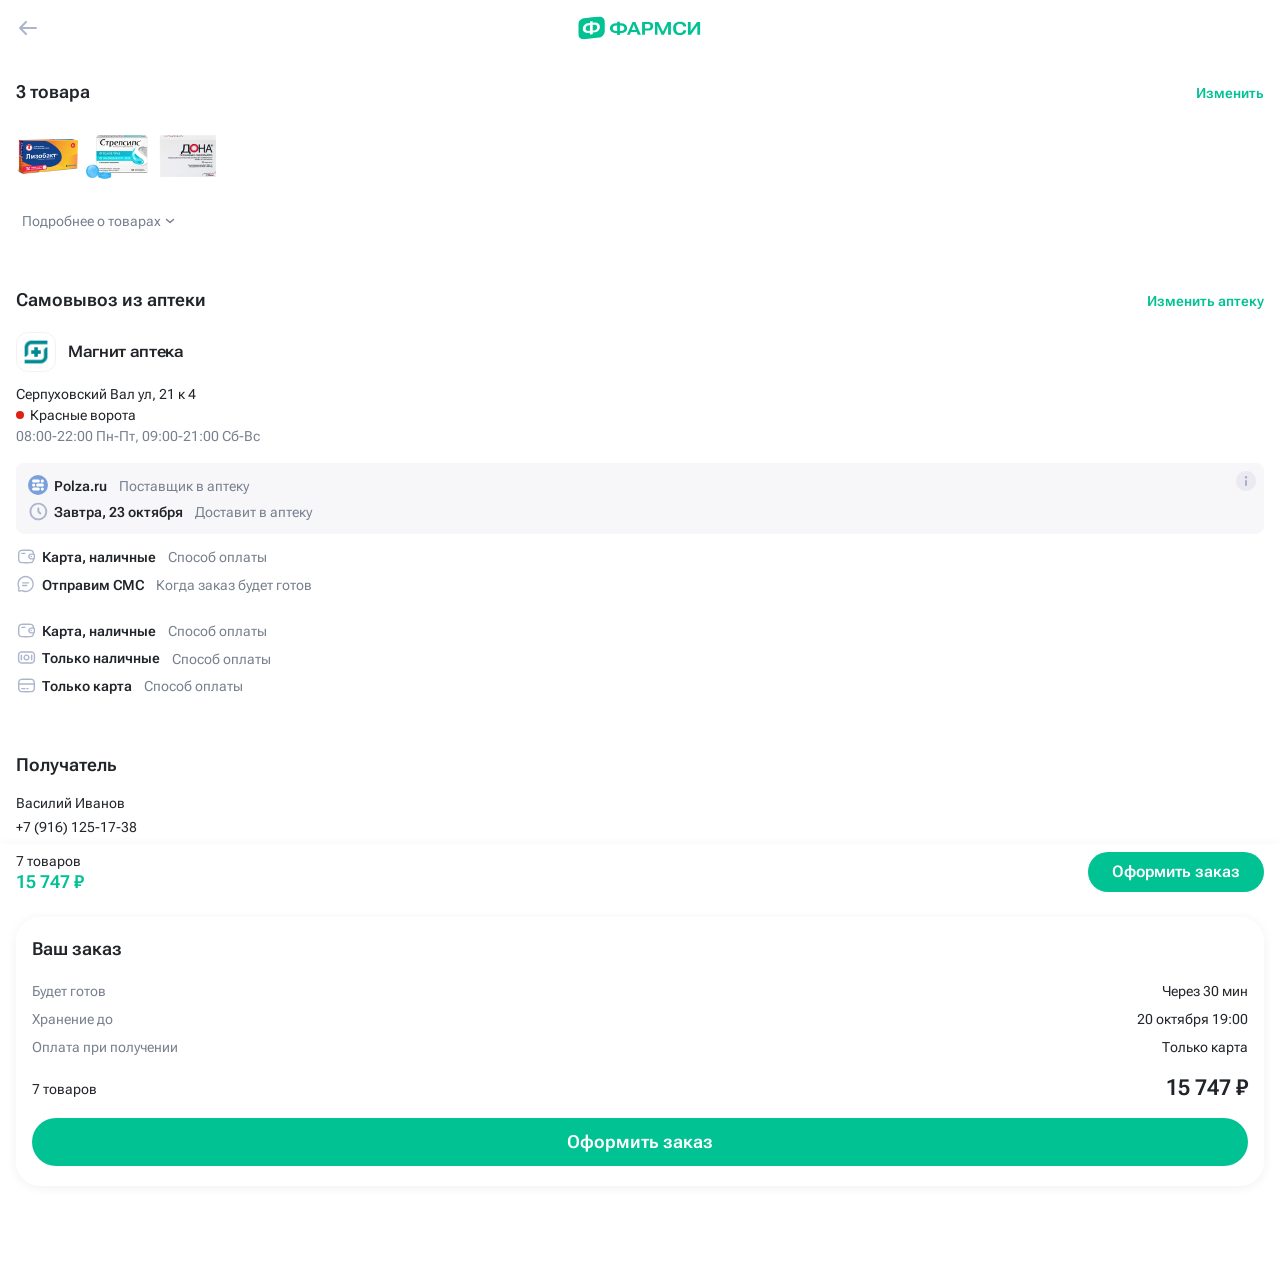
<file: cart-auth-user.html>
<!DOCTYPE html>
<html lang="ru">

<head>
	<meta charset="utf-8">
	<meta http-equiv="X-UA-Compatible" content="IE=edge">
	<meta name="viewport" content="width=device-width, initial-scale=1.0, maximum-scale=1.0, viewport-fit=cover">
	<meta name="description" content="Описание страницы">
	<meta name="format-detection" content="telephone=no">
	<meta name="robots" content="noindex">
	<title>Шаг 3 - Авторизован</title>
	<link rel="apple-touch-icon" href="./assets/images/apple-touch-icon-C9QjvEhI.png" sizes="144x144">
	<link rel="icon" href="./assets/images/favicon-16x16-CDKs5s7O.png" sizes="16x16">
	<link rel="icon" href="./assets/images/favicon-32x32-Dmmu4h1M.png" sizes="32x32">
	<link rel="manifest" href="./assets/site-BRCrxVoA.webmanifest">
	<link rel="mask-icon" href="./assets/images/safari-pinned-tab-ThR9FbhP.svg">
	<link rel="preconnect" href="https://fonts.googleapis.com">
	<link rel="preconnect" href="https://fonts.gstatic.com" crossorigin>
	<link href="https://fonts.googleapis.com/css2?family=Roboto+Flex:opsz,slnt,wdth,wght,GRAD,XOPQ,XTRA,YOPQ,YTAS,YTDE,YTFI,YTLC,YTUC@8..144,-10..0,25..151,100..1000,-200..150,27..175,323..603,25..135,649..854,-305..-98,560..788,416..570,528..760&display=swap"
		  rel="stylesheet">
	<link href="https://cdn.jsdelivr.net/npm/bootstrap@5.3.3/dist/css/bootstrap.min.css" rel="stylesheet"
		  integrity="sha384-QWTKZyjpPEjISv5WaRU9OFeRpok6YctnYmDr5pNlyT2bRjXh0JMhjY6hW+ALEwIH" crossorigin="anonymous">
	<link rel="stylesheet" href="https://cdn.jsdelivr.net/npm/swiper@11/swiper-bundle.min.css"/>
	<link rel="stylesheet" href="https://cdn.jsdelivr.net/npm/@fancyapps/ui@5.0/dist/fancybox/fancybox.css"/>
	<script src="https://api-maps.yandex.ru/2.1/?apikey=b603dd45-d3d4-4cc6-bc5e-3985d0624e53&lang=ru_RU"></script>
  <script type="module" crossorigin src="./assets/index-Bh3W9xfx.js"></script>
  <link rel="stylesheet" crossorigin href="./assets/css/index-CuvrFl7t.css">
</head>

<body>
<div class="site">
	<header class="header header--confirm">
		<!-- Header Start-->
		<div class="container">
			<div class="row">
				<div class="col-12">
					<div class="header-confirm">
						<a href="#" class="header-confirm__back">
							<svg width="18" height="14" viewBox="0 0 18 14" fill="none" xmlns="http://www.w3.org/2000/svg">
								<path d="M17 7H1M1 7L7 1M1 7L7 13" stroke="#ABB6CC" stroke-width="2" stroke-linecap="round" stroke-linejoin="round"/>
							</svg>
						</a>
					
						<a href="#" class="header-confirm__logo">
							<img src="./assets/images/logo_m-BrS14V9k.svg" alt="logo">
						</a>
					</div>
				</div>
			</div>
		</div>
		<div class="modal fade" id="citySuggestModal" tabindex="-1"
         aria-hidden="true">
	        <div class="modal-dialog modal-dialog-centered" style="align-items: flex-end; margin: 0 16px; height: 100%;">
	            <div class="city-modal modal-content">
	                <button type="button" class="city-modal__close" data-bs-dismiss="modal"
	                        aria-label="Close">
	                    <svg aria-hidden="true" width="16" height="16" viewBox="0 0 20 20"
	                         fill="none" xmlns="http://www.w3.org/2000/svg">
	                        <path d="M15.332 4.66663L4.66536 15.3333" stroke="#ABB6CC"
	                              stroke-width="2" stroke-linecap="round"
	                              stroke-linejoin="round"/>
	                        <path d="M4.66797 4.66663L15.3346 15.3333" stroke="#ABB6CC"
	                              stroke-width="2" stroke-linecap="round"
	                              stroke-linejoin="round"/>
	                    </svg>
	                </button>
	                <div class="modal__body city-modal__body">
	                    <div class="city-modal__subtitle">Ваш регион</div>
	                    <div class="city-modal__title"><span class="js-city-choosen-city">Московская область</span>?</div>
	                    <div class="city-modal__text">
	                        Цены и наличие в аптеках зависят<br>
	                        от выбранного региона
	                    </div>
	                    <div class="city-modal__buttons">
	                        <button class="button button-primary" data-bs-dismiss="modal"
	                                aria-label="Close" type="button">
	                            Да
	                        </button>
	                        <button class="button button-solid js-change-location" data-bs-dismiss="modal"
	                                aria-label="Close" type="button">
	                            Выбрать другой
	                        </button>
	                    </div>
	                </div>
	            </div>
	        </div>
	    </div>

	    <div class="modal fade" id="citySelectedModal" tabindex="-1"
	         aria-hidden="true">
	        <div class="modal-dialog modal-dialog-centered" style="align-items: flex-end; margin: 0 16px; height: 100%;">
	            <div class="city-modal modal-content">
	                <button type="button" class="city-modal__close" data-bs-dismiss="modal"
	                        aria-label="Close">
	                    <svg aria-hidden="true" width="16" height="16" viewBox="0 0 20 20"
	                         fill="none" xmlns="http://www.w3.org/2000/svg">
	                        <path d="M15.332 4.66663L4.66536 15.3333" stroke="#ABB6CC"
	                              stroke-width="2" stroke-linecap="round"
	                              stroke-linejoin="round"/>
	                        <path d="M4.66797 4.66663L15.3346 15.3333" stroke="#ABB6CC"
	                              stroke-width="2" stroke-linecap="round"
	                              stroke-linejoin="round"/>
	                    </svg>
	                </button>
	                <div class="modal__body city-modal__body">
	                    <div class="city-modal__subtitle">Регион изменён</div>
	                    <div class="city-modal__title js-city-choosen-city">Московская область</div>
	                    <div class="city-modal__text">
	                        Цены и наличие теперь будут отображаться<br>
	                        для выбранного региона
	                    </div>
	                    <div class="city-modal__buttons">
	                        <button class="button button-primary" data-bs-dismiss="modal"
	                                aria-label="Close" type="button">
	                            Понятно
	                        </button>
	                    </div>
	                </div>
	            </div>
	        </div>
	    </div>
		<!-- Header End-->
	</header>
	<!-- Main section-->
	<main class="">
		<div class="confirm">
			<div class="container">
				<div class="row">
					<div class="col-12 confirm-content">
						<div class="confirm-block">
							<div class="confirm-header confirm-header--recipient">
								<div class="confirm-header__title">3 товара</div>
								<a href="#" class="confirm-header__link">Изменить</a>
							</div>

							<div class="confirm-products">
								<div class="confirm-products__row">
									<div class="confirm-product">
										<img src="./assets/images/product-1@2x-DuPQMpGz.png" alt="alt">
									</div>
									<div class="confirm-product">
										<img src="./assets/images/product-2@2x-C1sm1-f9.png" alt="alt">
									</div>
									<div class="confirm-product">
										<img src="./assets/images/product-8-B-CTQF6W.png" alt="alt">
									</div>
								</div>

								<div class="confirm-products__expand">
									<div class="confirm-product-expand expand-confirm-product">
										<a href="#" class="expand-confirm-product__img">
											<img src="./assets/images/product-1@2x-DuPQMpGz.png" alt="alt">
										</a>
										<div class="expand-confirm-product__name">
											<a href="#" class="expand-confirm-product__name-text">
												Супрастин (для инъекций), 20 мг/мл, раствор для внутривенного, (для инъекций), 20 мг/мл, раствор для внутривенного, 10
											</a>
											<div class="product-info__bottom">
												<span class="product__description-icon">
													<svg viewBox="0 0 24 24">
														<path d="M3 10C3 6.22876 3 4.34315 4.17157 3.17157C5.34315 2 7.22876 2 11 2H13C16.7712 2 18.6569 2 19.8284 3.17157C21 4.34315 21 6.22876 21 10V14C21 17.7712 21 19.6569 19.8284 20.8284C18.6569 22 16.7712 22 13 22H11C7.22876 22 5.34315 22 4.17157 20.8284C3 19.6569 3 17.7712 3 14V10Z" stroke="#ABB6CC" stroke-width="2"></path>
														<path d="M12 8L12 10M12 10L12 12M12 10H9.99998M12 10L14 10" stroke="#EB135B" stroke-width="2" stroke-linecap="round"></path>
														<path d="M8 18L16 18" stroke="#ABB6CC" stroke-width="2" stroke-linecap="round"></path>
													</svg>
													По рецепту
												</span>
											</div>
										</div>

										<div class="expand-confirm-product__info">
											<div class="expand-confirm-product__price">12 800 ₽</div>
											<div class="expand-confirm-product__count">× 3 шт.</div>
										</div>
									</div><!-- expand-confirm-product -->

									<div class="confirm-product-expand expand-confirm-product">
										<a href="#" class="expand-confirm-product__img">
											<img src="./assets/images/product-2@2x-C1sm1-f9.png" alt="alt">
										</a>
										<a href="#" class="expand-confirm-product__name">Супрастин (для инъекций), 20 мг/мл, раствор для внутривенного.</a>

										<div class="expand-confirm-product__info">
											<div class="expand-confirm-product__price">12 800 ₽</div>
											<div class="expand-confirm-product__count">× 3 шт.</div>
										</div>
									</div><!-- expand-confirm-product -->

									<div class="confirm-product-expand expand-confirm-product">
										<a href="#" class="expand-confirm-product__img">
											<img src="./assets/images/product-8-B-CTQF6W.png" alt="alt">
										</a>
										<a href="#" class="expand-confirm-product__name">Раствор для внутривенного, 10 мг/мл, капли для приема внутрь, 20 мл, 1 шт. капли</a>

										<div class="expand-confirm-product__info">
											<div class="expand-confirm-product__price">12 800 ₽</div>
											<div class="expand-confirm-product__count">× 3 шт.</div>
										</div>
									</div><!-- expand-confirm-product -->

								</div>

								<button type="button" class="confirm-products__toggler">
									<span>Подробнее о товарах</span>
									<svg class="confirm-products__toggler-icon">
										<use xlink:href="./assets/images/sprites-BpR0RG1N.svg#chev-down"></use>
									</svg>
								</button>
							</div><!-- confirm-products -->

							
						</div><!-- confirm-block -->
						
						<!-- Доставка поставщика -->
						<div class="confirm-block" data-tooltip-supplier-info>
							<div class="confirm-header confirm-header--recipient">
								<div class="confirm-header__title">Самовывоз из аптеки</div>
								<a href="#" class="confirm-header__link">Изменить аптеку</a>
							</div>
							<div class="confirm-location">
								<div class="pricelist__company">
									<img class="pricelist__logo" src="./assets/images/magnit_logo-DAFS3cN4.png" alt="">
									<span class="pricelist__name">Магнит аптека
									</span>
								</div>

								<div class="confirm-location__info confirm-location__info--supplier">
									<div class="pricelist__address">Серпуховский Вал ул, 21 к 4</div>
									<div class="pricelist__subway">Красные ворота</div>
									<div class="pricelist__schedule">08:00-22:00 Пн-Пт, 09:00-21:00 Сб-Вс</div>
								</div>

								<div class="confirm-supplier">
									<svg class="confirm-supplier__icon" width="20" height="20" viewBox="0 0 20 20" fill="none" xmlns="http://www.w3.org/2000/svg" data-bs-toggle="tooltip" data-bs-container="[data-tooltip-supplier-info]" data-bs-trigger="focus" data-bs-placement="top" data-bs-fallbackplacements="['top']" data-bs-custom-class="confirm-supplier-tooltip" data-bs-title="Товар поступит в аптеку 23 октября от поставщика Polza.ru. Забрать заказ вы сможете после получения СМС о готовности заказа" data-bs-html="true" title="" data-bs-original-title="">
										<g clip-path="url(#clip0_465_4033)">
											<path d="M20 10C20 15.5228 15.5228 20 10 20C4.47715 20 0 15.5228 0 10C0 4.47715 4.47715 0 10 0C15.5228 0 20 4.47715 20 10Z" fill="#EAEAF0"></path>
											<path fill-rule="evenodd" clip-rule="evenodd" d="M10 15C9.44772 15 9 14.5523 9 14L9 10C9 9.44772 9.44772 9 10 9C10.5523 9 11 9.44772 11 10L11 14C11 14.5523 10.5523 15 10 15Z" fill="#A6B0C8"></path>
											<path d="M11.25 6.25C11.25 5.55964 10.6904 5 10 5C9.30964 5 8.75 5.55964 8.75 6.25C8.75 6.94036 9.30964 7.5 10 7.5C10.6904 7.5 11.25 6.94036 11.25 6.25Z" fill="#A6B0C8"></path>
										</g>
										<defs>
											<clipPath id="clip0_465_4033">
												<rect width="20" height="20" fill="white"></rect>
											</clipPath>
										</defs>
									</svg>
									<div class="confirm-supplier__body">
										<div class="confirm-payment__item">
											<span class="confirm-payment__icon">
												<img src="./assets/images/Polza_logo-BlcW6tYA.svg" alt="alg">
											</span>
											<span class="confirm-payment__val">Polza.ru</span>
											<span class="confirm-payment__key">Поставщик в аптеку</span>
										</div><!-- confirm-payment__item -->

										<div class="confirm-payment__item">
											<span class="confirm-payment__icon">
												<svg class="icon-pay-clock">
													<use xlink:href="./assets/images/sprites-BpR0RG1N.svg#pay-clock"></use>
												</svg>
											</span>
											<span class="confirm-payment__val">Завтра, 23 октября</span>
											<span class="confirm-payment__key">Доставит в аптеку</span>
										</div><!-- confirm-payment__item -->
									</div>
								</div>

								<div class="confirm-payment">
									<div class="confirm-payment__item">
										<span class="confirm-payment__icon">
											<svg class="icon-product-card">
												<use xlink:href="./assets/images/sprites-BpR0RG1N.svg#card-cash"></use>
											</svg>
										</span>
										<span class="confirm-payment__val">Карта, наличные</span>
										<span class="confirm-payment__key">Способ оплаты</span>
									</div><!-- confirm-payment__item -->

									<div class="confirm-payment__item">
										<span class="confirm-payment__icon">
											<svg class="icon-sms">
												<use xlink:href="./assets/images/sprites-BpR0RG1N.svg#sms"></use>
											</svg>
										</span>
										<span class="confirm-payment__val">Отправим СМС</span>
										<span class="confirm-payment__key">Когда заказ будет готов</span>
									</div><!-- confirm-payment__item -->

								</div>

								<div class="confirm-payment" style="margin-top: 24px;">
									<div class="confirm-payment__item">
										<span class="confirm-payment__icon">
											<svg class="icon-product-card">
												<use xlink:href="./assets/images/sprites-BpR0RG1N.svg#card-cash"></use>
											</svg>
										</span>
										<span class="confirm-payment__val">Карта, наличные</span>
										<span class="confirm-payment__key">Способ оплаты</span>
									</div><!-- confirm-payment__item -->

									<div class="confirm-payment__item">
										<span class="confirm-payment__icon">
											<svg class="icon-product-card">
												<use xlink:href="./assets/images/sprites-BpR0RG1N.svg#cash"></use>
											</svg>
										</span>
										<span class="confirm-payment__val">Только наличные</span>
										<span class="confirm-payment__key">Способ оплаты</span>
									</div><!-- confirm-payment__item -->

									<div class="confirm-payment__item">
										<span class="confirm-payment__icon">
											<svg class="icon-product-card">
												<use xlink:href="./assets/images/sprites-BpR0RG1N.svg#credit-card"></use>
											</svg>
										</span>
										<span class="confirm-payment__val">Только карта</span>
										<span class="confirm-payment__key">Способ оплаты</span>
									</div><!-- confirm-payment__item -->

								</div>
							</div>
						</div><!-- confirm-block -->

						<div class="confirm-block">
							<div class="confirm-header confirm-header--recipient" style="margin-bottom:16px">
								<div class="confirm-header__title">Получатель</div>
							</div>
							<div class="confirm-recipient">
								<div class="confirm-recipient__item">Василий Иванов</div>
								<div class="confirm-recipient__item">+7 (916) 125-17-38</div>
								<div class="confirm-recipient__item">vasiliy.ivanov@mail.ru</div>
							</div>
						</div><!-- confirm-block -->
					</div>
					<div class="col">
						<div class="order-overall-wrap">
							<div class="order-overall">
								<div class="order-overall__top">
									<div class="order-overall__titlle">Ваш заказ</div>
									<div class="order-overall__info">
										<div class="order-overall__key">Будет готов</div>
										<div class="order-overall__val">Через 30 мин</div>
										<div class="order-overall__key">Хранение до</div>
										<div class="order-overall__val">20 октября 19:00</div>
										<div class="order-overall__key">Оплата при получении</div>
										<div class="order-overall__val">Только карта</div>
									</div>
									<div class="order-overall__result">
										<div class="order-overall__items">7 товаров</div>
										<div class="order-overall__price">15 747 ₽</div>
									</div>
									<button class="order-overall__action button button-primary w-100">Оформить заказ</button>
								</div>
							</div>
						</div>
						
					</div>
				</div>
			</div>
		</div><!-- confirm-content -->

		<!-- bottom-bar -->
		<div class="confirm-bar">
			<div class="confirm-bar__total">
				<div class="confirm-bar__items">7 товаров</div>
				<div class="confirm-bar__price">15 747 ₽</div>
			</div>
			<button class="confirm-bar__order button button-primary">Оформить заказ</button>
		</div>
		<!-- END bottom-bar -->
	</main>
</div>

<div class="scroll-up scroll-up--hidden is-active">
	<svg class="scroll-up__icon">
		<use xlink:href="./assets/images/sprites-BpR0RG1N.svg#arrow-up"></use>
	</svg>
</div>

<div class="toast fade hide">
	<div class="toast-body">
		<div class="d-flex align-items-center"><img class="toast-image" src="./assets/images/product-3-C06GJjld.png" alt=""
													width="66" height="66">
			<div class="d-flex align-items-center toast-inner">
				<div class="text-white toast-text">Товар добавлен в корзину</div>
				<a class="toast-button" href="#">Перейти</a>
			</div>
		</div>
	</div>
</div>

<div class="modal fade" id="cityChangeModal" tabindex="-1"
	 aria-hidden="true">
	<div class="modal-dialog modal-dialog-centered city-change-modal">
		<div class="city-change modal-content">
			<button type="button" class="city-change__close" data-bs-dismiss="modal"
					aria-label="Close">
				<svg aria-hidden="true" width="20" height="20" viewBox="0 0 20 20"
					 fill="none" xmlns="http://www.w3.org/2000/svg">
					<path d="M15.332 4.66663L4.66536 15.3333" stroke="#ABB6CC"
						  stroke-width="2" stroke-linecap="round"
						  stroke-linejoin="round"/>
					<path d="M4.66797 4.66663L15.3346 15.3333" stroke="#ABB6CC"
						  stroke-width="2" stroke-linecap="round"
						  stroke-linejoin="round"/>
				</svg>
			</button>
			<div class="modal__header city-change__header">
				<p class="city-change__title">Выберите город</p>
				<div class="city-change__define">
					<svg class="city-change__define-icon" width="20" height="20" viewBox="0 0 20 20" fill="none"
						 xmlns="http://www.w3.org/2000/svg">
						<path d="M11.25 18.4993L15.8333 5.16602L2.5 9.74935L7.95416 11.931C8.46237 12.1343 8.86505 12.537 9.06833 13.0452L11.25 18.4993Z"
							  stroke="#00C293" stroke-width="2" stroke-linecap="round" stroke-linejoin="round"/>
					</svg>

					<div class="city-change__loading city-change__define-loading">
						<div class="button--loading"></div>
					</div>

					Определить
				</div>
			</div>
			<div class="modal__body city-change__body">
				<div class="city-change__choosen">
					<svg class="city-change__choosen-icon" width="20" height="20" viewBox="0 0 20 20" fill="none"
						 xmlns="http://www.w3.org/2000/svg">
						<path fill-rule="evenodd" clip-rule="evenodd"
							  d="M8.71159 18.8511L10 19.9994L11.2884 18.8511C15.4026 15.1846 17.5 11.9276 17.5 8.87888C17.5 4.55054 14.1783 1.25 10 1.25C5.82171 1.25 2.5 4.55054 2.5 8.87888C2.5 11.9276 4.59737 15.1846 8.71159 18.8511ZM13.75 8.75C13.75 6.67893 12.0711 5 10 5C7.92893 5 6.25 6.67893 6.25 8.75C6.25 10.8211 7.92893 12.5 10 12.5C12.0711 12.5 13.75 10.8211 13.75 8.75Z"
							  fill="#ABB6CC"/>
					</svg>
					<div class="city-change__loading city-change__choosen-loading">
						<div class="button--loading"></div>
					</div>
					<div class="city-change__choosen-text">Выбран:</div>
					<div class="city-change__choosen-text city-change__choosen-text--city js-city-choosen-city">
						Ростов-на-Дону
					</div>
					<div class="city-change__choosen-text city-change__choosen-text--region js-city-choosen-region">
						Ростовская область, очень длинный текст рег
					</div>
				</div>
				<div class="form-group w-100" style="margin-bottom: 24px;">
					<input class="city-change__input js-city-search-input" type="text" name="city"
						   placeholder="Город или регион">
					<svg class="city-change__input-icon" width="20" height="20" viewBox="0 0 20 20" fill="none"
						 xmlns="http://www.w3.org/2000/svg">
						<g clip-path="url(#clip0_2477_21238)">
							<circle cx="7.91667" cy="7.91667" r="7.91667" transform="matrix(-1 0 0 1 18.3334 1.66602)"
									stroke="#ABB6CC" stroke-width="2"/>
							<path d="M4.58337 15.416L1.66671 18.3327" stroke="#ABB6CC" stroke-width="2"
								  stroke-linecap="round"/>
						</g>
						<defs>
							<clipPath id="clip0_2477_21238">
								<rect width="20" height="20" fill="white" transform="matrix(-1 0 0 1 20 0)"/>
							</clipPath>
						</defs>
					</svg>
					<div class="city-change__loading city-change__input-loading">
						<div class="button--loading"></div>
					</div>
					<button class="city-change__input-clear" onclick="$('.js-city-search-input').val('')" type="button">
						<svg width="16" height="16" viewBox="0 0 16 16" fill="none" xmlns="http://www.w3.org/2000/svg">
							<path d="M2.66663 2.66797L13.3333 13.3346" stroke="#ABB6CC" stroke-width="2"
								  stroke-linecap="round" stroke-linejoin="round"/>
							<path d="M13.3334 2.66797L2.66671 13.3346" stroke="#ABB6CC" stroke-width="2"
								  stroke-linecap="round" stroke-linejoin="round"/>
						</svg>
					</button>
				</div>
				<div class="city-change__cities">

				</div>
			</div>
		</div>
	</div>
</div>

<!--MODALS-->
<div class="modal" id="deletionConfirmModal" tabindex="-1" aria-hidden="true">
	<div class="modal-dialog  modal-dialog-centered">
		<div class="modal-content">
			<div class="modal-header">
				<h3 class="modal__title js-cart-confirm-title">Удалить выбранные товары?</h3>
				<button type="button" class="modal__close" data-bs-dismiss="modal" aria-label="Close">
					<svg width="20" height="20" viewBox="0 0 20 20" fill="none" xmlns="http://www.w3.org/2000/svg">
						<path d="M15.332 4.66675L4.66536 15.3334" stroke="#ABB6CC" stroke-width="2"
							  stroke-linecap="round" stroke-linejoin="round"/>
						<path d="M4.66797 4.66675L15.3346 15.3334" stroke="#ABB6CC" stroke-width="2"
							  stroke-linecap="round" stroke-linejoin="round"/>
					</svg>
				</button>
			</div>
			<div class="modal-body">
				<p class="modal__description">Отменить это действие будет невозможно</p>
			</div>
			<div class="modal-footer">
				<button class="button button-red js-cart-confirm-deletion">Удалить</button>
				<button type="button" class="button button-solid" data-bs-dismiss="modal">Отменить</button>
			</div>
		</div>
	</div>
</div>

<div class="modal" id="productSearchModal" tabindex="-1" aria-hidden="true">
	<div class="modal-dialog  modal-dialog-centered">
		<div class="modal-content">
			<div class="modal-header">
				<h3 class="modal__title">Товара нет в выбранном городе,<br> но есть в других аптеках региона</h3>
				<button type="button" class="modal__close" data-bs-dismiss="modal" aria-label="Close">
					<svg width="20" height="20" viewBox="0 0 20 20" fill="none" xmlns="http://www.w3.org/2000/svg">
						<path d="M15.332 4.66675L4.66536 15.3334" stroke="#ABB6CC" stroke-width="2"
							  stroke-linecap="round" stroke-linejoin="round"/>
						<path d="M4.66797 4.66675L15.3346 15.3334" stroke="#ABB6CC" stroke-width="2"
							  stroke-linecap="round" stroke-linejoin="round"/>
					</svg>
				</button>
			</div>
			<div class="modal-body" style=" margin: 4px 0 28px;">
				<button type="button" class="button button-primary"
						style="font-size: 16px; line-height: 24px; padding: 12px 28px; width: 100%; margin-top: 16px;">
					Посмотреть в аптеках региона
				</button>
			</div>
			<div class="modal-footer">
				<p class="modal__description js-cart-product-search-description">
					Или расширьте поиск на весь регион<br>
					<span class="modal__description--green js-cart-product-search-perform">Москва и МО</span>, чтобы собрать корзину<br>
					с этим товаром
				</p>
			</div>
		</div>
	</div>
</div>

<script src="https://code.jquery.com/jquery-3.7.0.min.js"
		integrity="sha256-2Pmvv0kuTBOenSvLm6bvfBSSHrUJ+3A7x6P5Ebd07/g=" crossorigin="anonymous"></script>
<script src="https://cdnjs.cloudflare.com/ajax/libs/bootstrap/5.0.1/js/bootstrap.bundle.min.js"></script>
<script src="https://cdn.jsdelivr.net/npm/@fancyapps/ui@5.0/dist/fancybox/fancybox.umd.js"></script>

</body>

</html>
</file>
<file: assets/css/index-CuvrFl7t.css>
@charset "UTF-8";:root,[data-bs-theme=light]{--bs-blue: #0d6efd;--bs-indigo: #6610f2;--bs-purple: #6f42c1;--bs-pink: #d63384;--bs-red: #dc3545;--bs-orange: #fd7e14;--bs-yellow: #ffc107;--bs-green: #198754;--bs-teal: #20c997;--bs-cyan: #0dcaf0;--bs-black: #000;--bs-white: #fff;--bs-gray: #6c757d;--bs-gray-dark: #343a40;--bs-gray-100: #f8f9fa;--bs-gray-200: #e9ecef;--bs-gray-300: #dee2e6;--bs-gray-400: #ced4da;--bs-gray-500: #adb5bd;--bs-gray-600: #6c757d;--bs-gray-700: #495057;--bs-gray-800: #343a40;--bs-gray-900: #212529;--bs-primary: #0d6efd;--bs-secondary: #6c757d;--bs-success: #198754;--bs-info: #0dcaf0;--bs-warning: #ffc107;--bs-danger: #dc3545;--bs-light: #f8f9fa;--bs-dark: #212529;--bs-primary-rgb: 13, 110, 253;--bs-secondary-rgb: 108, 117, 125;--bs-success-rgb: 25, 135, 84;--bs-info-rgb: 13, 202, 240;--bs-warning-rgb: 255, 193, 7;--bs-danger-rgb: 220, 53, 69;--bs-light-rgb: 248, 249, 250;--bs-dark-rgb: 33, 37, 41;--bs-primary-text-emphasis: #052c65;--bs-secondary-text-emphasis: #2b2f32;--bs-success-text-emphasis: #0a3622;--bs-info-text-emphasis: #055160;--bs-warning-text-emphasis: #664d03;--bs-danger-text-emphasis: #58151c;--bs-light-text-emphasis: #495057;--bs-dark-text-emphasis: #495057;--bs-primary-bg-subtle: #cfe2ff;--bs-secondary-bg-subtle: #e2e3e5;--bs-success-bg-subtle: #d1e7dd;--bs-info-bg-subtle: #cff4fc;--bs-warning-bg-subtle: #fff3cd;--bs-danger-bg-subtle: #f8d7da;--bs-light-bg-subtle: #fcfcfd;--bs-dark-bg-subtle: #ced4da;--bs-primary-border-subtle: #9ec5fe;--bs-secondary-border-subtle: #c4c8cb;--bs-success-border-subtle: #a3cfbb;--bs-info-border-subtle: #9eeaf9;--bs-warning-border-subtle: #ffe69c;--bs-danger-border-subtle: #f1aeb5;--bs-light-border-subtle: #e9ecef;--bs-dark-border-subtle: #adb5bd;--bs-white-rgb: 255, 255, 255;--bs-black-rgb: 0, 0, 0;--bs-font-sans-serif: system-ui, -apple-system, "Segoe UI", Roboto, "Helvetica Neue", "Noto Sans", "Liberation Sans", Arial, sans-serif, "Apple Color Emoji", "Segoe UI Emoji", "Segoe UI Symbol", "Noto Color Emoji";--bs-font-monospace: SFMono-Regular, Menlo, Monaco, Consolas, "Liberation Mono", "Courier New", monospace;--bs-gradient: linear-gradient(180deg, hsla(0, 0%, 100%, .15), hsla(0, 0%, 100%, 0));--bs-body-font-family: var(--bs-font-sans-serif);--bs-body-font-size: 1rem;--bs-body-font-weight: 400;--bs-body-line-height: 1.5;--bs-body-color: #212529;--bs-body-color-rgb: 33, 37, 41;--bs-body-bg: #fff;--bs-body-bg-rgb: 255, 255, 255;--bs-emphasis-color: #000;--bs-emphasis-color-rgb: 0, 0, 0;--bs-secondary-color: rgba(33, 37, 41, .75);--bs-secondary-color-rgb: 33, 37, 41;--bs-secondary-bg: #e9ecef;--bs-secondary-bg-rgb: 233, 236, 239;--bs-tertiary-color: rgba(33, 37, 41, .5);--bs-tertiary-color-rgb: 33, 37, 41;--bs-tertiary-bg: #f8f9fa;--bs-tertiary-bg-rgb: 248, 249, 250;--bs-heading-color: inherit;--bs-link-color: #0d6efd;--bs-link-color-rgb: 13, 110, 253;--bs-link-decoration: underline;--bs-link-hover-color: #0a58ca;--bs-link-hover-color-rgb: 10, 88, 202;--bs-code-color: #d63384;--bs-highlight-bg: #fff3cd;--bs-border-width: 1px;--bs-border-style: solid;--bs-border-color: #dee2e6;--bs-border-color-translucent: rgba(0, 0, 0, .175);--bs-border-radius: .375rem;--bs-border-radius-sm: .25rem;--bs-border-radius-lg: .5rem;--bs-border-radius-xl: 1rem;--bs-border-radius-xxl: 2rem;--bs-border-radius-2xl: var(--bs-border-radius-xxl);--bs-border-radius-pill: 50rem;--bs-box-shadow: 0 .5rem 1rem rgba(0, 0, 0, .15);--bs-box-shadow-sm: 0 .125rem .25rem rgba(0, 0, 0, .075);--bs-box-shadow-lg: 0 1rem 3rem rgba(0, 0, 0, .175);--bs-box-shadow-inset: inset 0 1px 2px rgba(0, 0, 0, .075);--bs-focus-ring-width: .25rem;--bs-focus-ring-opacity: .25;--bs-focus-ring-color: rgba(13, 110, 253, .25);--bs-form-valid-color: #198754;--bs-form-valid-border-color: #198754;--bs-form-invalid-color: #dc3545;--bs-form-invalid-border-color: #dc3545 }[data-bs-theme=dark]{--bs-body-color: #adb5bd;--bs-body-color-rgb: 173, 181, 189;--bs-body-bg: #212529;--bs-body-bg-rgb: 33, 37, 41;--bs-emphasis-color: #fff;--bs-emphasis-color-rgb: 255, 255, 255;--bs-secondary-color: rgba(173, 181, 189, .75);--bs-secondary-color-rgb: 173, 181, 189;--bs-secondary-bg: #343a40;--bs-secondary-bg-rgb: 52, 58, 64;--bs-tertiary-color: rgba(173, 181, 189, .5);--bs-tertiary-color-rgb: 173, 181, 189;--bs-tertiary-bg: #2b3035;--bs-tertiary-bg-rgb: 43, 48, 53;--bs-primary-text-emphasis: #6ea8fe;--bs-secondary-text-emphasis: #a7acb1;--bs-success-text-emphasis: #75b798;--bs-info-text-emphasis: #6edff6;--bs-warning-text-emphasis: #ffda6a;--bs-danger-text-emphasis: #ea868f;--bs-light-text-emphasis: #f8f9fa;--bs-dark-text-emphasis: #dee2e6;--bs-primary-bg-subtle: #031633;--bs-secondary-bg-subtle: #161719;--bs-success-bg-subtle: #051b11;--bs-info-bg-subtle: #032830;--bs-warning-bg-subtle: #332701;--bs-danger-bg-subtle: #2c0b0e;--bs-light-bg-subtle: #343a40;--bs-dark-bg-subtle: #1a1d20;--bs-primary-border-subtle: #084298;--bs-secondary-border-subtle: #41464b;--bs-success-border-subtle: #0f5132;--bs-info-border-subtle: #087990;--bs-warning-border-subtle: #997404;--bs-danger-border-subtle: #842029;--bs-light-border-subtle: #495057;--bs-dark-border-subtle: #343a40;--bs-heading-color: inherit;--bs-link-color: #6ea8fe;--bs-link-hover-color: #8bb9fe;--bs-link-color-rgb: 110, 168, 254;--bs-link-hover-color-rgb: 139, 185, 254;--bs-code-color: #e685b5;--bs-border-color: #495057;--bs-border-color-translucent: hsla(0, 0%, 100%, .15);--bs-form-valid-color: #75b798;--bs-form-valid-border-color: #75b798;--bs-form-invalid-color: #ea868f;--bs-form-invalid-border-color: #ea868f;color-scheme:dark}.container,.container-fluid,.container-lg,.container-md,.container-sm,.container-xl,.container-xxl{--bs-gutter-x: 2rem;--bs-gutter-y: 0;margin-left:auto;margin-right:auto;padding-left:calc(var(--bs-gutter-x) * .5);padding-right:calc(var(--bs-gutter-x) * .5);width:100%}.section:not(:last-child){margin:0 0 56px}.section--margin--small:not(:last-child){margin:0 0 36px}.find-section__link:not([disabled]):hover{background-color:var(--bg-light);transition:all .3s}.title:not(:last-child){margin:0 0 24px}.title--margin--small:not(:last-child){margin:0 0 6px}.title{font-size:22px;line-height:1.27;font-weight:600;letter-spacing:-.44px;font-variation-settings:"wdth" 120,"GRAD" 0,"slnt" 0,"XTRA" 468,"XOPQ" 96,"YOPQ" 79,"YTLC" 514,"YTUC" 712,"YTAS" 750,"YTDE" -203,"YTFI" 738}.font-primary{color:#00c293}:root{--primary-color: #00c293;--primary-hover-color: #00b88b;--secondary-color: #78808f;--red-color: #eb1c4e;--icon-default: #abb6cc;--border-color: #f2f2f5;--bg-light: #f7f7fa;--text-dark: #444952;--default-radius: 24px;--box-shadow: 0px 12px 28px rgba(0, 0, 0, .06);--safe-area-bottom-height: 0;--site-fixed-tab-bar-height: 0 }*,:after,:before{-webkit-box-sizing:inherit;box-sizing:inherit}html{-webkit-box-sizing:border-box;box-sizing:border-box;font-family:Roboto Flex,sans-serif!important;font-size:16px;line-height:24px;min-height:100vh;position:relative;scroll-behavior:smooth}body{-webkit-font-smoothing:antialiased;-webkit-text-decoration-skip:objects;text-decoration-skip:objects;-webkit-text-size-adjust:100%;-moz-text-size-adjust:100%;-ms-text-size-adjust:100%;text-size-adjust:100%;-webkit-tap-highlight-color:transparent;margin:0;padding:0;position:relative;text-rendering:optimizeLegibility}.main{padding:18px 0 56px;overflow:hidden}a{text-decoration:none}p{margin:0}button{border:none;background-color:unset}.button{width:fit-content;padding:8px 28px;background-color:var(--bg-light);font-size:18px;font-weight:600;line-height:32px;border-radius:99px;max-width:100%;align-items:center;border:none;display:flex;justify-content:center;gap:4px;transition:.2s;box-sizing:border-box;white-space:nowrap}.button:disabled{background-color:#f2f2f5!important;color:var(--icon-default)!important}.button:active{background-color:var(--border-color)}.button--loading{position:relative;color:transparent!important;pointer-events:none;-webkit-user-select:none;user-select:none}.button--loading:after{content:"";position:absolute;top:0;right:0;left:0;bottom:0;width:24px;height:24px;margin:auto;border:2px solid #fff;border-bottom-color:transparent;border-radius:50%;box-sizing:border-box;animation:rotation 1s linear infinite}.button-primary{border-radius:99px;background-color:var(--primary-color);color:#fff;font-weight:600}.button-primary:active{background-color:var(--primary-hover-color)}.button-red{background-color:var(--red-color);color:#fff}.button-red:active{background-color:var(--red-hover-color)}.button-hero{padding:14px 24px;font-size:16px;border-radius:100px;background-color:var(--primary-color);color:#fff;font-weight:600}.button-solid{font-weight:500;color:#000;background-color:#f7f7fa;border-radius:100px}.button-solid:not([disabled]):hover{background:var(--border-color);color:#000}.button-secondary{border-radius:99px;color:var(--primary-color);background-color:#00c29314}.button-secondary:not([disabled]):hover{background-color:#00c2931f;color:var(--primary-color)}.button--flat--left{border-bottom-left-radius:0;border-top-left-radius:0}.button-middle{font-size:16px;padding:14px 24px}.button-border{min-width:133px;color:var(--primary-color);border:2px solid var(--primary-color);background-color:unset;white-space:nowrap;border-radius:99px}.button-border svg{width:24px;height:24px;stroke-width:2px;margin-left:8px;stroke:var(--primary-color);transition:.3s}.button-border svg path{stroke:var(--primary-color);transition:.3s}.button-border:hover{background-color:transparent;color:var(--primary-hover-color);border:2px solid var(--primary-hover-color)}.button-border:hover svg{stroke:var(--primary-hover-color)}.button-border:hover svg path{stroke:var(--primary-hover-color)}.button-border.button--loading:after{border-color:var(--primary-hover-color) var(--primary-hover-color) transparent}.button span{white-space:nowrap;overflow:hidden;text-overflow:ellipsis}.button svg{width:22px;height:22px;fill:none}.form-floating textarea{position:relative;max-height:350px;min-height:144px!important;background-image:url(../images/textarea-BCIi4lM9.svg)!important;background-repeat:no-repeat!important;background-position:right bottom!important;background-size:20px}.form-floating textarea::-webkit-resizer{display:none!important}.form-floating label{display:inline;top:16px;left:12px;padding:0 4px;color:var(--secondary-color);font-size:16px;font-weight:400;line-height:24px;transition:.1s;transform-origin:0 50%;height:fit-content;background-color:#fff}.form-floating .form-control{--bs-form-valid-color: #000;--bs-form-valid-border-color: #000;--bs-form-invalid-color: var(--red-color);--bs-form-invalid-border-color: var(--red-color);padding:18px 16px!important;font-size:16px;border:1px solid #E1E1E5;border-radius:10px;box-shadow:none!important;outline:none!important;min-height:58px}.form-floating .form-control:hover{border:1px solid var(--icon-default)}.form-floating .form-control:focus{border-color:#000}.form-floating .form-control:focus~label{color:var(--secondary-color);font-size:14px;transform:translateY(-29px)}.form-floating .form-control:not(:placeholder-shown)~label{color:var(--secondary-color);font-size:14px;transform:translateY(-29px)}.form-check{position:relative;display:flex;gap:12px;padding:0;margin:0}.form-check-input{position:relative;width:20px;height:20px;padding:0;margin:0!important;border-color:#cdd3e0;border-radius:4px;background-size:10px;background-position:50% 55%}.form-check-input:active{filter:unset}.form-check-input:checked{background-color:var(--primary-color);border-color:var(--primary-color)}.form-check-input:checked[type=checkbox]{background-image:url(../images/check-white-oDz8ddbV.svg);background-size:12px}.form-check-input:focus{box-shadow:none}.form-check-input:focus:checked{border-color:var(--primary-color)}.form-check-input:focus:not(:checked){border-color:#e1e1e5}.form-check-label{padding:0;margin:0;font-size:14px;font-weight:400;line-height:20px;-webkit-user-select:none;user-select:none}@-webkit-keyframes spinner{0%{-webkit-transform:rotate(0deg);transform:rotate(0)}to{-webkit-transform:rotate(1turn);transform:rotate(1turn)}}@keyframes spinner{0%{-webkit-transform:rotate(0deg);transform:rotate(0)}to{-webkit-transform:rotate(1turn);transform:rotate(1turn)}}@-webkit-keyframes fade-in{0%{opacity:0}to{opacity:1}}@keyframes fade-in{0%{opacity:0}to{opacity:1}}@-webkit-keyframes fade-in-bottom{0%{opacity:0;-webkit-transform:translateY(50px);transform:translateY(50px)}to{opacity:1;-webkit-transform:translateY(0);transform:translateY(0)}}@keyframes fade-in-bottom{0%{opacity:0;-webkit-transform:translateY(50px);transform:translateY(50px)}to{opacity:1;-webkit-transform:translateY(0);transform:translateY(0)}}@-webkit-keyframes fade-in-left{0%{opacity:0;-webkit-transform:translateX(-50px);transform:translate(-50px)}to{opacity:1;-webkit-transform:translateX(0);transform:translate(0)}}@keyframes fade-in-left{0%{opacity:0;-webkit-transform:translateX(-50px);transform:translate(-50px)}to{opacity:1;-webkit-transform:translateX(0);transform:translate(0)}}@-webkit-keyframes fade-in-right{0%{opacity:0;-webkit-transform:translateX(50px);transform:translate(50px)}to{opacity:1;-webkit-transform:translateX(0);transform:translate(0)}}@keyframes fade-in-right{0%{opacity:0;-webkit-transform:translateX(50px);transform:translate(50px)}to{opacity:1;-webkit-transform:translateX(0);transform:translate(0)}}@-webkit-keyframes rotation{0%{-webkit-transform:rotate(0deg);transform:rotate(0)}to{-webkit-transform:rotate(1turn);transform:rotate(1turn)}}@keyframes rotation{0%{-webkit-transform:rotate(0deg);transform:rotate(0)}to{-webkit-transform:rotate(1turn);transform:rotate(1turn)}}body{font-family:Roboto Flex,sans-serif!important}ul,ol,li{list-style:none;margin:0;padding:0}.ordered-list{list-style-type:decimal;padding:0;font-size:14px}.ordered-list li{list-style-type:decimal;margin-left:20px;color:var(--text-dark)}.unordered-list{font-size:12px;padding:0;margin-left:6px;list-style:none}.unordered-list li{position:relative;color:var(--secondary-color);padding-left:14px;margin-left:0;line-height:18px}.unordered-list li:before{content:"•";color:var(--secondary-color);position:absolute;left:0}.unordered-list li:not(:last-child){margin-bottom:4px}a{color:#000;text-decoration:none}.container,.container-fluid,.container-lg,.container-md,.container-sm,.container-xl,.container-xxl{--bs-gutter-x: 2rem;--bs-gutter-y: 0;margin-left:auto;margin-right:auto;padding-left:calc(var(--bs-gutter-x) * .5);padding-right:calc(var(--bs-gutter-x) * .5);width:100%;max-width:unset!important}.container-fluid{padding:0}.title{margin:0;font-weight:700;font-size:22px;line-height:28px;letter-spacing:-.02em}.title:not(:last-child){margin-bottom:12px}.subtitle{margin:0;font-weight:600;font-size:22px;line-height:28px;letter-spacing:-.02em;font-variation-settings:"wdth" 120,"GRAD" 0,"slnt" 0,"XTRA" 468,"XOPQ" 96,"YOPQ" 79,"YTLC" 514,"YTUC" 712,"YTAS" 750,"YTDE" -203,"YTFI" 738}.subtitle:not(:last-child){margin-bottom:26px}.switcher{display:flex;align-items:center;justify-content:center;color:#00c293;border-radius:99px;padding:6px 8px 7px 14px;background-color:#ebfaf6}.switcher label{font-size:14px;font-weight:600;line-height:22px;margin-right:9px;-webkit-user-select:none;user-select:none}.switcher input[type=checkbox].switch{--active: var(--primary-color);--active-inner: #fff;--focus: 2px rgba(0, 194, 147, .3);--border: #fff;--border-hover: unset;--background: #ABB6CC;--disabled: #F6F8FF;--disabled-inner: #E1E6F9;-webkit-appearance:none;-moz-appearance:none;width:27px;height:16px;outline:none;display:inline-block;vertical-align:top;position:relative;margin:0;cursor:pointer;background:var(--b, var(--background));transition:background .3s,border-color .3s,box-shadow .2s;border-radius:11px}.switcher input[type=checkbox].switch:after{content:"";box-sizing:border-box;display:block;position:absolute;transition:.3s,opacity var(--d-o, .2s);left:0;top:0;margin:2px;border-radius:50%;width:12px;height:12px;background:var(--ab, var(--border));transform:translate(var(--x, 0))}.switcher input[type=checkbox].switch:checked{--b: var(--active);--bc: var(--active);--d-o: .3s;--d-t: .6s;--d-t-e: cubic-bezier(.2, .85, .32, 1.2);--ab: var(--active-inner);--x: 11px}.switcher input[type=checkbox].switch:disabled{--b: var(--disabled);cursor:not-allowed;opacity:.9}.switcher input[type=checkbox].switch:disabled:checked{--b: var(--disabled-inner);--bc: var(--border)}.switcher input[type=checkbox].switch:disabled+label{cursor:not-allowed}.switcher input[type=checkbox].switch:disabled:not(:checked):after{opacity:.6}.switcher input[type=checkbox].switch:hover:not(:checked):not(:disabled){--bc: var(--border-hover)}.switcher input[type=checkbox].switch:not(.switch){width:21px}.switcher input[type=checkbox].switch:not(.switch):after{opacity:var(--o, 0)}.switcher input[type=checkbox].switch:not(.switch):checked{--o: 1}.switcher input[type=checkbox].switch+label{font-size:14px;line-height:21px;display:inline-block;vertical-align:top;cursor:pointer;margin-left:4px}.header__top{padding:12px 0 0}.header__logo{object-fit:contain}.header__search{width:100%}.location__current{display:flex;align-items:center;gap:4px;font-size:12px;line-height:16px;color:#78808f}.location__icon{flex-shrink:0;width:16px;height:16px;display:block}.header__fixed{position:sticky;top:0;width:100%;z-index:10;padding:8px 0;background:#fff}.header__fixed.is-active{box-shadow:0 4px 6px #00000005;z-index:100}.footer{padding:28px 16px 105px;border-radius:24px 24px 0 0;background:#f7f7fa}.footer__top-title{color:#000;font-size:22px;line-height:28px;font-weight:600;letter-spacing:-.44px}.footer__top-subtitle{font-size:14px;line-height:18px;color:#444952;margin:8px 0 0;min-height:36px}@media screen and (max-width: 500px){.footer__top-subtitle{max-width:185px}}.footer__policy{font-size:12px;line-height:16px;color:#78808f;margin:16px 0 0}.footer__policy-link{color:#444952}.footer__middle{margin:32px 0 0}.footer__title{padding:10px 0;color:#000;font-weight:600;font-size:16px;line-height:24px;display:flex;justify-content:space-between;gap:10px}.footer__title:hover{cursor:pointer}.footer__title:after{content:"";height:12px;width:12px;flex-shrink:0;border-left:2px solid var(--icon-default);border-top:2px solid var(--icon-default);transform:rotate(-135deg);transition:all .3s;margin-top:5px}.footer__list.is-active .footer__title:after{transform:rotate(45deg);margin-top:10px}.footer__items{padding:0 0 12px;display:none}.footer__link{font-size:14px;color:#444952;display:flex;align-items:flex-start}.footer__link+.footer__link{margin:8px 0 0}.footer__number{font-size:20px;color:#000;font-weight:600;line-height:24px;letter-spacing:-.4px}.socials{gap:6px;display:flex;align-items:center;margin:16px 0 0}.socials__link{display:flex;width:40px;height:40px}.socials__icon{width:100%;height:100%}.footer__bottom{margin:40px 0 0}.footer__text{display:flex;flex-direction:column;gap:16px;font-size:14px;color:#78808f;font-weight:400;line-height:18px}.footer__info{margin:32px 0 0}.footer__top{position:relative}.footer__top-image{position:absolute;right:0;top:-10px}.nav{position:fixed;bottom:0;left:0;z-index:100;height:fit-content;width:100%;background:#fff;padding:8px 0 0}.nav__list{list-style:none;display:grid;grid-template-columns:repeat(5,minmax(0,1fr));padding:0;margin:0}.nav-list__link{display:flex;flex-direction:column;align-items:center;justify-content:center;padding:0;position:relative}.nav-link__header{position:relative;display:flex;align-items:center}.nav-link__counter{position:absolute;width:18px;height:18px;right:-7px;top:-2px;display:flex;align-items:flex-start;justify-content:center;font-weight:600;font-size:11px;line-height:20px;color:#fff;border-radius:50%;background:#eb1c4e}.nav-link__icon{width:24px;height:24px;stroke:#abb6cc}.nav-link--active .nav-link__icon{stroke:#00c293}.nav-link--active svg path{fill:#00c293}.nav-link--active .nav-link__label{color:#00c293}.nav-link__label{height:24px;display:flex;align-items:center;justify-content:center;text-align:center;font-size:12px;letter-spacing:-.24px;color:#78808f}.nav__menu{width:100%}.scroll-up{-webkit-box-align:center;-ms-flex-align:center;-webkit-box-pack:center;-ms-flex-pack:center;align-items:center;background-color:#fff;border-radius:50%;bottom:76px;-webkit-box-shadow:var(--box-shadow);box-shadow:var(--box-shadow);cursor:pointer;display:-webkit-box;display:-ms-flexbox;display:flex;height:48px;width:48px;justify-content:center;position:fixed;right:16px;z-index:30}.scroll-up--hidden{opacity:0;visibility:hidden}.scroll-up--hidden,.scroll-up--hidden.is-active{-webkit-transition:all .3s;-o-transition:all .3s;transition:all .3s}.scroll-up--hidden.is-active{opacity:1;visibility:visible}.has-hover .scroll-up:not([disabled]):hover .scroll-up__icon{stroke:var(--primary-color)}.scroll-up__icon{-webkit-box-flex:0;stroke:var(--icon-default);stroke-width:2px;-ms-flex:0 0 24px;flex:0 0 24px;height:24px;-webkit-transition:all .3s;-o-transition:all .3s;transition:all .3s;width:24px}.banner{height:100%;position:relative;width:100%;margin:0;padding:0;display:flex;align-items:center;justify-content:center}.banner__grid{display:flex}@media screen and (max-width: 700px){.banner__grid{grid-template-columns:minmax(0,1fr)}}.banner a{display:flex;align-items:center;justify-content:center}.banner img:not(.banner__product-image){width:100%;height:100%;object-fit:cover;border-radius:16px}.banner--small{height:122px}.banner--full{grid-column:1/-1}.banner__advertising{position:absolute;right:4px;top:4px}.banner>a{display:flex;width:100%;height:100%}.banner__product{flex-direction:column;background-color:#f7f7fa;padding:16px 24px 24px}.banner__product-tab{position:absolute;top:4px;left:4px}.banner__product-image{width:208px;height:208px}.banner__product-image-wrapper{z-index:1;position:relative}.banner__product-image-wrapper:before{z-index:-1;position:absolute;top:50%;left:50%;transform:translate3d(-50%,-50%,0);content:"";width:142px;height:142px;border-radius:100px;display:block;background-color:#f90}.banner__product-info{width:100%;margin-bottom:20px}.banner__product-name{font-size:16px;font-weight:400;line-height:18px;margin-bottom:12px}.banner__product-text{font-size:10px;font-weight:400;line-height:14px;background-color:#fff;text-transform:uppercase;color:var(--secondary-color);padding:6px 8px 4px}.banner__product-bottom{display:flex;width:100%;justify-content:space-between;align-items:center}.banner__product-price{font-size:18px;font-weight:600;line-height:24px;font-variation-settings:"wdth" 148,"GRAD" 0,"slnt" 0,"XTRA" 468,"XOPQ" 96,"YOPQ" 79,"YTLC" 514,"YTUC" 712,"YTAS" 750,"YTDE" -203,"YTFI" 738}body .tooltip{--bs-tooltip-max-width: 186px;--bs-border-radius: 8px;--bs-tooltip-padding-y: 5px;--bs-tooltip-padding-x: 12px;--bs-emphasis-color: rgba(0, 0, 0, .9);font-family:Roboto Flex,sans-serif;font-size:16px;line-height:22px}body .bs-tooltip-auto[data-popper-placement^=top] .tooltip-arrow:before,body .bs-tooltip-top .tooltip-arrow:before{background:url([data-uri]);border:none;height:6px;top:0;width:12px}.tooltip{--bs-tooltip-zindex: 90;--bs-tooltip-max-width: 200px;--bs-tooltip-padding-x: .5rem;--bs-tooltip-padding-y: .25rem;--bs-tooltip-margin: ;--bs-tooltip-font-size: .875rem;--bs-tooltip-color: var(--bs-body-bg);--bs-tooltip-bg: var(--bs-emphasis-color);--bs-tooltip-border-radius: var(--bs-border-radius);--bs-tooltip-opacity: .9;--bs-tooltip-arrow-width: .8rem;--bs-tooltip-arrow-height: .4rem;word-wrap:break-word;display:block;font-family:var(--bs-font-sans-serif);font-size:var(--bs-tooltip-font-size);font-style:normal;font-weight:400;letter-spacing:normal;line-break:auto;line-height:1.5;margin:var(--bs-tooltip-margin);opacity:0;text-align:left;text-align:start;text-decoration:none;text-shadow:none;text-transform:none;white-space:normal;word-break:normal;word-spacing:normal;z-index:var(--bs-tooltip-zindex)}.tooltip.show{opacity:var(--bs-tooltip-opacity)}.tooltip .tooltip-arrow{display:block;height:var(--bs-tooltip-arrow-height);width:var(--bs-tooltip-arrow-width)}.tooltip .tooltip-arrow:before{border-color:transparent;border-style:solid;content:"";position:absolute}.bs-tooltip-auto[data-popper-placement^=top] .tooltip-arrow,.bs-tooltip-top .tooltip-arrow{bottom:calc(var(--bs-tooltip-arrow-height) * -1)}.bs-tooltip-auto[data-popper-placement^=top] .tooltip-arrow:before,.bs-tooltip-top .tooltip-arrow:before{border-top-color:var(--bs-tooltip-bg);border-width:var(--bs-tooltip-arrow-height) calc(var(--bs-tooltip-arrow-width) * .5) 0;top:-1px}.bs-tooltip-auto[data-popper-placement^=right] .tooltip-arrow,.bs-tooltip-end .tooltip-arrow{height:var(--bs-tooltip-arrow-width);left:calc(var(--bs-tooltip-arrow-height) * -1);width:var(--bs-tooltip-arrow-height)}.bs-tooltip-auto[data-popper-placement^=right] .tooltip-arrow:before,.bs-tooltip-end .tooltip-arrow:before{border-right-color:var(--bs-tooltip-bg);border-width:calc(var(--bs-tooltip-arrow-width) * .5) var(--bs-tooltip-arrow-height) calc(var(--bs-tooltip-arrow-width) * .5) 0;right:-1px}.bs-tooltip-auto[data-popper-placement^=bottom] .tooltip-arrow,.bs-tooltip-bottom .tooltip-arrow{top:calc(var(--bs-tooltip-arrow-height) * -1)}.bs-tooltip-auto[data-popper-placement^=bottom] .tooltip-arrow:before,.bs-tooltip-bottom .tooltip-arrow:before{border-bottom-color:var(--bs-tooltip-bg);border-width:0 calc(var(--bs-tooltip-arrow-width) * .5) var(--bs-tooltip-arrow-height);bottom:-1px}.bs-tooltip-auto[data-popper-placement^=left] .tooltip-arrow,.bs-tooltip-start .tooltip-arrow{height:var(--bs-tooltip-arrow-width);right:calc(var(--bs-tooltip-arrow-height) * -1);width:var(--bs-tooltip-arrow-height)}.bs-tooltip-auto[data-popper-placement^=left] .tooltip-arrow:before,.bs-tooltip-start .tooltip-arrow:before{border-left-color:var(--bs-tooltip-bg);border-width:calc(var(--bs-tooltip-arrow-width) * .5) 0 calc(var(--bs-tooltip-arrow-width) * .5) var(--bs-tooltip-arrow-height);left:-1px}.tooltip-inner{background-color:var(--bs-tooltip-bg);border-radius:var(--bs-tooltip-border-radius);color:var(--bs-tooltip-color);max-width:var(--bs-tooltip-max-width);padding:var(--bs-tooltip-padding-y) var(--bs-tooltip-padding-x);text-align:center}.big__input{background-color:#f7f7fa;border:2px solid transparent;border-radius:99px;color:#000;font-size:14px;height:40px;line-height:40px;padding:0 16px;-webkit-transition:all .3s;-o-transition:all .3s;transition:all .3s;width:100%}.big__input::-webkit-input-placeholder{color:var(--secondary-color)}.big__input::-moz-placeholder{color:var(--secondary-color)}.big__input:-ms-input-placeholder{color:var(--secondary-color)}.big__input::-ms-input-placeholder{color:var(--secondary-color)}.big__input::placeholder{color:var(--secondary-color)}.big__input:focus{outline:none}.big__input:active,.big__input:focus{background-color:#fff;border-color:var(--primary-color)}.big__input:active~.search__icon,.big__input:focus~.search__icon{stroke:var(--primary-color)}.big__input--white{background-color:#fff}.big__input--flat--right{border-bottom-right-radius:0;border-top-right-radius:0}.has-hover .form-group:not([disabled]):hover .big__input{background-color:#fff}.search{position:relative;z-index:5}.search__form{width:100%}.has-hover .search__form:not([disabled]):hover{-webkit-filter:drop-shadow(0 8px 10px rgba(0,0,0,.04))}.has-hover .search__form:not([disabled]):hover .search__input{background-color:#fff}.search__input{padding:0 44px}.search__icon{fill:none;stroke:var(--icon-default);stroke-width:2px;bottom:0;height:20px;left:16px;margin:auto 0;position:absolute;top:0;width:20px}.search__loading{fill:none;-webkit-animation:spinner 1.4s linear infinite;animation:spinner 1.4s linear infinite;-webkit-transition:all .3s;-o-transition:all .3s;transition:all .3s}.search__clear,.search__loading{bottom:0;display:none;height:24px;margin:auto;padding:0;position:absolute;right:18px;top:0;width:24px}.search__clear{background-color:transparent;border:none}.search__clear:after,.search__clear:before{background-color:var(--icon-default);bottom:0;content:"";height:2px;left:0;margin:auto;position:absolute;right:0;top:0;width:18px}.search__clear:after{-webkit-transform:rotate(45deg);-ms-transform:rotate(45deg);transform:rotate(45deg)}.search__clear:before{-webkit-transform:rotate(-45deg);-ms-transform:rotate(-45deg);transform:rotate(-45deg)}.has-hover .search__clear:not([disabled]):hover:after,.has-hover .search__clear:not([disabled]):hover:before{background-color:var(--secondary-color)}.search__backdrop{background-color:#15141580;bottom:0;display:none;left:0;position:fixed;right:0;top:0;z-index:-1}.advertising__text{background:#fffc;border-radius:99px;color:#444952;cursor:pointer;font-size:.75rem;line-height:1.375rem;padding:3px 12px;display:flex;align-items:center;justify-content:center;width:62px;height:24px;box-sizing:border-box}.advertising__text--purple{background-color:#867fff;color:#fff}.advertising__block{position:absolute;right:-4px;top:calc(100% + 10px);z-index:2;padding:16px;border-radius:16px;width:275px;box-sizing:border-box;background-color:#fff;-webkit-box-shadow:var(--box-shadow);box-shadow:var(--box-shadow);opacity:0;visibility:hidden;-webkit-transition:all .3s;-o-transition:all .3s;transition:all .3s}.advertising__block.is-active{visibility:visible;opacity:1}.advertising__block:after{content:"";height:calc(100% + 20px);left:0;position:absolute;top:0;width:100%}.advertising__title{color:#000;font-size:16px;font-weight:600;line-height:1.25}.advertising__subtitle{color:#444952;font-size:14px;font-weight:400;line-height:1.28}.advertising__subtitle:not(:last-child){margin-bottom:.75rem}.advertising__link{-webkit-box-align:center;-ms-flex-align:center;align-items:center;color:var(--primary-color);display:-ms-inline-flexbox;display:inline-flex;font-size:.875rem;font-weight:600;line-height:1.25rem;margin:0;position:relative;z-index:2}.advertising__link:not(:last-child){margin-bottom:12px}.advertising__link--complete{display:inline-flex}.advertising__link--complete:not(.show){width:0;height:0;visibility:hidden}.advertising__link.js-copy{margin-bottom:0!important}.advertising__link:not([disabled]):hover{color:var(--primary-hover-color)}.advertising__block--active{opacity:1;-webkit-transition:all .3s;-o-transition:all .3s;transition:all .3s;visibility:visible}.advertising__icon{-webkit-box-flex:0;background-position:50%;background-repeat:no-repeat;display:inline-block;-ms-flex:0 0 20px;flex:0 0 20px;height:20px;margin-right:6px;width:20px}.advertising__icon--earth{background-image:url(../images/Earth-BMClyd3k.svg)}.advertising__icon--copy{background-image:url(../images/copy-TVJkDdhA.svg)}.advertising__icon--checked{background-image:url(../images/check-CWYOUcHU.svg)}.advertising__header{display:flex;align-items:center;gap:10px;justify-content:space-between;margin-bottom:8px}.advertising__close{z-index:10;width:12px;height:12px;flex-shrink:0;position:relative}.advertising__close:before,.advertising__close:after{content:"";width:100%;height:2px;display:block;border-radius:6px;background-color:#abb6cc;position:absolute;left:0;top:5px}.advertising__close:before{transform:rotate(45deg)}.advertising__close:after{transform:rotate(-45deg)}.toast{box-sizing:border-box;z-index:1066;--bs-toast-max-width: 355px;--bs-toast-bg: rgba(0, 0, 0, .8);--bs-toast-border-radius: 24px;--bs-toast-padding-x: 12px;--bs-toast-padding-y: 12px;bottom:68px;position:fixed;left:16px;width:calc(100vw - 32px)}.toast.showing{opacity:0}.toast:not(.show){display:none}.toast.hide{display:none}.toast-body{display:flex;align-items:center;justify-content:space-between;border-radius:20px;padding:6px 8px 6px 6px;min-height:64px}.toast-image{border-radius:15px;display:inline-block;margin-right:12px;background:#fff;object-fit:contain}.toast-content{gap:20px;justify-content:space-between;flex-grow:1}.toast-text{font-size:14px;line-height:1.2}.toast-button{padding:6px 16px;color:#00c293;display:block;background-color:unset;border-radius:100px;font-weight:400}.toast-button:not([disabled]):active,.toast-button:not([disabled]):hover{background-color:#4f4f4f;color:#00c293}:root{--primary-color: #00c293;--primary-hover-color: #00b88b;--secondary-color: #78808f;--red-color: #eb1c4e;--red-hover-color: #E01B4A;--icon-default: #abb6cc;--border-color: #f2f2f5;--bg-light: #f7f7fa;--text-dark: #444952;--default-radius: 24px;--box-shadow: 0px 12px 28px rgba(0, 0, 0, .06);--safe-area-bottom-height: 0;--site-fixed-tab-bar-height: 0}@font-face{font-family:swiper-icons;font-style:normal;font-weight:400;src:url(data:application/font-woff;charset=utf-8;base64,\ [base64]//wADZ2x5ZgAAAywAAADMAAAD2MHtryVoZWFkAAABbAAAADAAAAA2E2+eoWhoZWEAAAGcAAAAHwAAACQC9gDzaG10eAAAAigAAAAZAAAArgJkABFsb2NhAAAC0AAAAFoAAABaFQAUGG1heHAAAAG8AAAAHwAAACAAcABAbmFtZQAAA/gAAAE5AAACXvFdBwlwb3N0AAAFNAAAAGIAAACE5s74hXjaY2BkYGAAYpf5Hu/j+W2+MnAzMYDAzaX6QjD6/4//Bxj5GA8AuRwMYGkAPywL13jaY2BkYGA88P8Agx4j+/8fQDYfA1AEBWgDAIB2BOoAeNpjYGRgYNBh4GdgYgABEMnIABJzYNADCQAACWgAsQB42mNgYfzCOIGBlYGB0YcxjYGBwR1Kf2WQZGhhYGBiYGVmgAFGBiQQkOaawtDAoMBQxXjg/wEGPcYDDA4wNUA2CCgwsAAAO4EL6gAAeNpj2M0gyAACqxgGNWBkZ2D4/wMA+xkDdgAAAHjaY2BgYGaAYBkGRgYQiAHyGMF8FgYHIM3DwMHABGQrMOgyWDLEM1T9/w8UBfEMgLzE////P/5//f/V/xv+r4eaAAeMbAxwIUYmIMHEgKYAYjUcsDAwsLKxc3BycfPw8jEQA/[base64]/uznmfPFBNODM2K7MTQ45YEAZqGP81AmGGcF3iPqOop0r1SPTaTbVkfUe4HXj97wYE+yNwWYxwWu4v1ugWHgo3S1XdZEVqWM7ET0cfnLGxWfkgR42o2PvWrDMBSFj/IHLaF0zKjRgdiVMwScNRAoWUoH78Y2icB/yIY09An6AH2Bdu/UB+yxopYshQiEvnvu0dURgDt8QeC8PDw7Fpji3fEA4z/PEJ6YOB5hKh4dj3EvXhxPqH/SKUY3rJ7srZ4FZnh1PMAtPhwP6fl2PMJMPDgeQ4rY8YT6Gzao0eAEA409DuggmTnFnOcSCiEiLMgxCiTI6Cq5DZUd3Qmp10vO0LaLTd2cjN4fOumlc7lUYbSQcZFkutRG7g6JKZKy0RmdLY680CDnEJ+UMkpFFe1RN7nxdVpXrC4aTtnaurOnYercZg2YVmLN/d/gczfEimrE/fs/bOuq29Zmn8tloORaXgZgGa78yO9/cnXm2BpaGvq25Dv9S4E9+5SIc9PqupJKhYFSSl47+Qcr1mYNAAAAeNptw0cKwkAAAMDZJA8Q7OUJvkLsPfZ6zFVERPy8qHh2YER+3i/BP83vIBLLySsoKimrqKqpa2hp6+jq6RsYGhmbmJqZSy0sraxtbO3sHRydnEMU4uR6yx7JJXveP7WrDycAAAAAAAH//wACeNpjYGRgYOABYhkgZgJCZgZNBkYGLQZtIJsFLMYAAAw3ALgAeNolizEKgDAQBCchRbC2sFER0YD6qVQiBCv/H9ezGI6Z5XBAw8CBK/m5iQQVauVbXLnOrMZv2oLdKFa8Pjuru2hJzGabmOSLzNMzvutpB3N42mNgZGBg4GKQYzBhYMxJLMlj4GBgAYow/P/PAJJhLM6sSoWKfWCAAwDAjgbRAAB42mNgYGBkAIIbCZo5IPrmUn0hGA0AO8EFTQAA) format("woff")}:root{--swiper-theme-color: #007aff }.slider__button{display:flex;justify-content:center}.swiper,swiper-container{display:block;list-style:none;overflow:hidden;padding-left:16px;padding-right:16px;margin-left:-20px;margin-right:-20px;position:relative;user-focus:none;z-index:1}.swiper .swiper-scrollbar-show,swiper-container .swiper-scrollbar-show{opacity:1!important}.swiper-vertical>.swiper-wrapper{-webkit-box-orient:vertical;-webkit-box-direction:normal;-ms-flex-direction:column;flex-direction:column}.swiper-wrapper{-webkit-box-sizing:content-box;box-sizing:content-box;display:-webkit-box;display:-ms-flexbox;display:flex;height:100%;position:relative;-webkit-transition-property:-webkit-transform;transition-property:-webkit-transform;-o-transition-property:transform;transition-property:transform,-webkit-transform;-webkit-transition-timing-function:var(--swiper-wrapper-transition-timing-function, initial);-o-transition-timing-function:var(--swiper-wrapper-transition-timing-function, initial);transition-timing-function:var(--swiper-wrapper-transition-timing-function, initial);width:100%;z-index:1}.swiper-android .swiper-slide,.swiper-wrapper{transform:translateZ(0)}.swiper-horizontal{-ms-touch-action:pan-y;touch-action:pan-y}.swiper-vertical{-ms-touch-action:pan-x;touch-action:pan-x}.swiper-slide,swiper-slide{-ms-flex-negative:0;display:block;flex-shrink:0;height:100%;position:relative;-webkit-transition-property:-webkit-transform;transition-property:-webkit-transform;-o-transition-property:transform;transition-property:transform;transition-property:transform,-webkit-transform;width:100%;user-focus:none}.swiper-slide-invisible-blank{visibility:hidden}.swiper-autoheight,.swiper-autoheight .swiper-slide{height:auto}.swiper-autoheight .swiper-wrapper{-webkit-box-align:start;-ms-flex-align:start;align-items:flex-start;-webkit-transition-property:height,-webkit-transform;transition-property:height,-webkit-transform;-o-transition-property:transform,height;transition-property:transform,height;transition-property:transform,height,-webkit-transform}.swiper-backface-hidden .swiper-slide{-webkit-backface-visibility:hidden;backface-visibility:hidden;-webkit-transform:translateZ(0);transform:translateZ(0)}.swiper-3d.swiper-css-mode .swiper-wrapper{-webkit-perspective:1200px;perspective:1200px}.swiper-3d .swiper-wrapper{-webkit-transform-style:preserve-3d;transform-style:preserve-3d}.swiper-3d{-webkit-perspective:1200px;perspective:1200px}.swiper-3d .swiper-cube-shadow,.swiper-3d .swiper-slide,.swiper-3d .swiper-slide-shadow,.swiper-3d .swiper-slide-shadow-bottom,.swiper-3d .swiper-slide-shadow-left,.swiper-3d .swiper-slide-shadow-right,.swiper-3d .swiper-slide-shadow-top{-webkit-transform-style:preserve-3d;transform-style:preserve-3d}.swiper-3d .swiper-slide-shadow,.swiper-3d .swiper-slide-shadow-bottom,.swiper-3d .swiper-slide-shadow-left,.swiper-3d .swiper-slide-shadow-right,.swiper-3d .swiper-slide-shadow-top{height:100%;left:0;pointer-events:none;position:absolute;top:0;width:100%;z-index:10}.swiper-3d .swiper-slide-shadow{background:#00000026}.swiper-3d .swiper-slide-shadow-left{background-image:linear-gradient(270deg,#00000080,#0000)}.swiper-3d .swiper-slide-shadow-right{background-image:linear-gradient(90deg,#00000080,#0000)}.swiper-3d .swiper-slide-shadow-top{background-image:linear-gradient(0deg,#00000080,#0000)}.swiper-3d .swiper-slide-shadow-bottom{background-image:linear-gradient(180deg,#00000080,#0000)}.swiper-css-mode>.swiper-wrapper{-ms-overflow-style:none;overflow:auto;scrollbar-width:none}.swiper-css-mode>.swiper-wrapper::-webkit-scrollbar{display:none}.swiper-css-mode>.swiper-wrapper>.swiper-slide{scroll-snap-align:start start}.swiper-horizontal.swiper-css-mode>.swiper-wrapper{scroll-snap-type:x mandatory}.swiper-vertical.swiper-css-mode>.swiper-wrapper{scroll-snap-type:y mandatory}.swiper-centered>.swiper-wrapper:before{-ms-flex-negative:0;-webkit-box-ordinal-group:10000;-ms-flex-order:9999;content:"";flex-shrink:0;order:9999}.swiper-centered>.swiper-wrapper>.swiper-slide{scroll-snap-align:center center;scroll-snap-stop:always}.swiper-centered.swiper-horizontal>.swiper-wrapper>.swiper-slide:first-child{-webkit-margin-start:var(--swiper-centered-offset-before);margin-inline-start:var(--swiper-centered-offset-before)}.swiper-centered.swiper-horizontal>.swiper-wrapper:before{height:100%;min-height:1px;width:var(--swiper-centered-offset-after)}.swiper-centered.swiper-vertical>.swiper-wrapper>.swiper-slide:first-child{-webkit-margin-before:var(--swiper-centered-offset-before);margin-block-start:var(--swiper-centered-offset-before)}.swiper-centered.swiper-vertical>.swiper-wrapper:before{height:var(--swiper-centered-offset-after);min-width:1px;width:100%}.swiper-lazy-preloader{border:4px solid var(--swiper-preloader-color, var(--swiper-theme-color));border-radius:50%;border-top:4px solid transparent;-webkit-box-sizing:border-box;box-sizing:border-box;height:42px;left:50%;margin-left:-21px;margin-top:-21px;position:absolute;top:50%;-webkit-transform-origin:50%;-ms-transform-origin:50%;transform-origin:50%;width:42px;z-index:10}.swiper-watch-progress .swiper-slide-visible .swiper-lazy-preloader,.swiper:not(.swiper-watch-progress) .swiper-lazy-preloader,swiper-container:not(.swiper-watch-progress) .swiper-lazy-preloader{-webkit-animation:swiper-preloader-spin 1s linear infinite;animation:swiper-preloader-spin 1s linear infinite}.swiper-lazy-preloader-white{--swiper-preloader-color: #fff }.swiper-lazy-preloader-black{--swiper-preloader-color: #000 }.swiper-pagination{-webkit-box-align:center;-ms-flex-align:center;-webkit-box-pack:center;-ms-flex-pack:center;align-items:center;bottom:26px;cursor:pointer;display:-webkit-box;display:-ms-flexbox;display:flex;-ms-flex-wrap:wrap;flex-wrap:wrap;justify-content:center;left:30px;margin:auto;max-width:max-content;position:absolute;right:30px;z-index:1}.swiper-pagination-bullet{background-color:#000;border-radius:50%;display:inline-block;height:8px;opacity:.12;-webkit-transition:all .3s;-o-transition:all .3s;transition:all .3s;width:8px}.swiper-pagination-bullet:not(:last-child){margin-right:16px}.has-hover .swiper-pagination-bullet:not([disabled]):hover{opacity:.32}.swiper-pagination-bullet-active{opacity:.32;-webkit-transition:all .3s;-o-transition:all .3s;transition:all .3s}.navigation--scrollbar{height:4px;margin:20px 0 0}.swiper-scrollbar-drag{height:100%;background-color:#dedee0;border-radius:100px}.city-modal{z-index:901;border-radius:16px;padding:16px;margin-bottom:64px;font-size:14px;font-weight:400;line-height:20px;transition:.3s}.city-modal__close{box-sizing:content-box;position:absolute;right:0;top:0;display:flex;align-items:center;justify-content:center;width:16px;height:16px;padding:14px}.city-modal__subtitle{color:var(--secondary-color)}.city-modal__title{font-size:16px;font-weight:600;line-height:20px;margin-bottom:8px;white-space:nowrap;overflow:hidden;text-overflow:ellipsis}.city-modal__text{margin-bottom:12px}.city-modal__buttons{display:flex}.city-modal__buttons .button{font-size:14px;line-height:20px;padding:10px 24px}.city-modal__buttons .button:not(:last-child){margin-right:6px}.city-change{overflow:hidden;padding:26px 16px}.city-change__close{position:absolute;right:4px;top:4px;padding:12px}.city-change__close svg{width:24px;height:24px}.city-change__loading{z-index:1066;display:none;position:absolute;width:20px;height:20px}.city-change__loading .button--loading{width:20px;height:20px}.city-change__loading .button--loading:after{width:15px;height:15px;border:2px solid var(--icon-default);border-bottom-color:transparent}.city-change__header{display:flex;align-items:center;margin-bottom:20px}.city-change__body{flex-shrink:0;flex-grow:0;height:calc(100% - 33px)}.city-change__title{display:inline;font-size:18px;font-weight:600;line-height:22px;margin-right:24px}.city-change__define{position:relative;display:flex;align-items:center;font-size:16px;font-weight:550;line-height:20px;text-align:left;color:var(--primary-color);margin-top:5px;cursor:pointer}.city-change__define-icon{width:20px;height:24px;margin-right:4px;margin-bottom:4px;transition:.1s}.city-change__define-loading{left:0;top:50%;transform:translateY(-50%)}.city-change__define-loading .button--loading:after{border:2px solid var(--primary-color);border-bottom-color:transparent}.city-change__choosen{position:relative;display:flex;align-items:center;width:fit-content;max-width:100%;overflow-x:hidden;padding:2px 20px 2px 0;margin-bottom:20px;-webkit-user-select:none;user-select:none}.city-change__choosen-icon{flex-shrink:0;width:16px;height:20px;margin-right:4px}.city-change__choosen-text{font-size:16px;font-weight:400;line-height:20px;color:var(--secondary-color);white-space:nowrap}.city-change__choosen-text:not(:last-child){margin-right:6px}.city-change__choosen-text--city{font-weight:600;color:#000}.city-change__choosen-text--region{overflow:hidden;text-overflow:ellipsis}.city-change__choosen-loading{right:0;top:50%;transform:translateY(-50%)}.city-change__choosen-loading .button--loading:after{border:2px solid var(--icon-default);border-bottom-color:transparent}.city-change__input{width:100%;border:1px solid #E1E1E5;padding:12px 12px 12px 36px;border-radius:10px;font-size:16px;font-weight:400;line-height:20px}.city-change__input:focus-visible{outline:none;border-color:#000}.city-change__input-icon{width:20px;height:24px;position:absolute;left:10px;top:50%;transform:translateY(-50%)}.city-change__input-clear{box-sizing:content-box;display:none;position:absolute;width:16px;height:16px;top:0;right:0;padding:14px}.city-change__input-clear svg{width:16px;height:16px;margin-bottom:8px}.city-change__input-loading{right:12px;top:50%;transform:translateY(-50%)}.city-change__input-loading .button--loading:after{border:2px solid var(--icon-default);border-bottom-color:transparent}.city-change__cities{flex-shrink:0;flex-grow:0;width:calc(100% + 16px);height:calc(100% - 110px);margin-left:-8px;overflow-y:scroll}.city-change__cities::-webkit-scrollbar{width:12px;height:0}.city-change__cities::-webkit-scrollbar-track{border-radius:20px;background-color:#fff;padding-bottom:12px}.city-change__cities::-webkit-scrollbar-track:active{background-color:#fff}.city-change__cities::-webkit-scrollbar-thumb{border-radius:20px;background-color:#abb6cc;border:4px solid #FFFFFF}.city-change__cities::-webkit-scrollbar-thumb:active{background-color:#abb6cc}.city-change .city-change__cities-nf{padding:0 12px}.city-change .city-change__cities-nf-title{font-size:16px;font-weight:500;line-height:20px;padding:10px 0}.city-change .city-change__cities-nf-query{font-weight:600}.city-change .city-change__cities-nf-info{font-size:14px;font-weight:400;line-height:20px;color:var(--secondary-color)}.city-change .city-change__cities-nf-suggest{cursor:pointer;color:var(--primary-color);font-size:16px;font-weight:600;line-height:22px}.city-change .city-change__cities-f{padding:0 12px}.city-change .city-change__cities-f--nearest:not(:last-child){border-bottom:1px solid var(--border-color);padding-bottom:12px;margin-bottom:12px}.city-change .city-change__cities-f-city{padding:10px 0}.city-change .city-change__cities-f-info{font-size:14px;font-weight:400;line-height:20px;color:var(--secondary-color)}.city-change .city-change__cities-f-suggest{cursor:pointer;color:var(--primary-color);font-weight:600;line-height:22px}.city-change .city-change__cities-f-buttons{display:flex;flex-wrap:wrap;margin-top:18px}.city-change .city-change__cities-f-buttons button{width:100%;font-size:14px;font-weight:600;line-height:20px;padding:12px 28px}.city-change .city-change__cities-f-buttons button:not(:last-child){margin-bottom:8px}.city-change .city-change__cities-f-nearest{margin-top:16px}.city-change .city-change__cities-f-nearest-cities{width:calc(100% + 16px);margin-left:-8px;padding-left:16px}.city-change .city-change__cities-f-nearest-city{display:flex;flex-direction:column}.city-change .city-change__cities-f-nearest-city-bottom{display:flex}.city-change .city-change__cities-f-nearest-city-bottom .city-change__city-text:not(:last-child){margin-right:6px}.city-change__city{position:relative;display:flex;flex-wrap:nowrap;padding:10px 8px;border-radius:12px;transition:.3s;cursor:pointer;-webkit-user-select:none;user-select:none}.city-change__city:active{background-color:var(--bg-light)}.city-change__city--disabled{color:#78808f!important}.city-change__city--disabled,.city-change__city--enabled{cursor:default}.city-change__city--disabled:active,.city-change__city--enabled:active{background-color:unset}.city-change__city-text{font-size:16px;font-weight:600;line-height:20px;position:relative;z-index:2;white-space:nowrap}.city-change__city-text:not(:last-child){margin-right:6px}.city-change__city-region{font-size:16px;font-weight:400;line-height:20px;white-space:nowrap;overflow:hidden;text-overflow:ellipsis;color:var(--secondary-color)}.city-change__city-distance{font-size:16px;font-weight:600;line-height:20px;font-variation-settings:"GRAD" 0,"XOPQ" 96,"XTRA" 468,"YOPQ" 79,"YTAS" 750,"YTDE" -203,"YTFI" 738,"YTLC" 514,"YTUC" 712,"slnt" 0,"wdth" 148;color:var(--secondary-color)}.cart__header{position:relative;display:flex}.cart__header-title{margin-bottom:0!important}.cart__header-counter{padding:10px 0 3px;margin-left:8px;font-size:12px;font-weight:400;line-height:14px;color:var(--secondary-color)}.cart__buttons{display:flex;position:absolute;gap:4px;right:0}.cart__button{display:flex;align-items:center;gap:6px;flex-shrink:0;background:transparent!important;width:32px;height:32px;font-size:14px;font-weight:400;line-height:20px;color:var(--secondary-color)}.cart__button--remove{display:none;width:fit-content;height:unset;margin:0}.cart__button svg{width:20px;height:20px}.cart__button svg path{transition:.2s}.cart__warning{position:relative;display:flex;gap:8px;align-items:center;margin-top:12px;padding:8px 44px 8px 12px;font-size:12px;font-weight:400;line-height:14px;color:#78808f;background-color:#ff990008;border:1px solid rgba(255,153,0,.1215686275);border-radius:10px}.cart__warning-image{width:20px;height:20px}.cart__warning-close{position:absolute;right:0;width:44px;height:44px}.cart__warning-close svg path{transition:.2s}.cart__interaction{display:flex;justify-content:space-between;margin:12px 0 20px}.cart__interaction>div{display:flex;align-items:center;height:36px}.cart__none{position:relative;display:flex;justify-content:space-between}.cart__empty{display:none;flex-direction:column;justify-content:center;align-items:center;margin:28px 0}.cart__empty:last-child{display:flex}.cart__empty-image{width:160px;height:134px;margin-bottom:20px}.cart__empty-inner{display:flex;flex-direction:column;align-items:center;justify-content:center;color:#000}.cart__empty-header{font-size:18px;font-weight:600;line-height:24px;letter-spacing:-.02em;text-align:center;font-variation-settings:"wdth" 120,"GRAD" 0,"slnt" 0,"XTRA" 468,"XOPQ" 96,"YOPQ" 79,"YTLC" 514,"YTUC" 712,"YTAS" 750,"YTDE" -203,"YTFI" 738;margin-bottom:4px}.cart__empty-text{font-size:14px;font-weight:400;line-height:18px;text-align:center;margin-bottom:16px}.card-adding{display:grid;grid-template-columns:repeat(3,1fr);width:104px;background:var(--bg-light);border-radius:99px;overflow:hidden}.card-adding--plus:before{content:"";position:absolute;top:0;left:0;right:0;bottom:0;width:2px;height:14px;border-radius:99px;margin:auto;background-color:var(--icon-default);transition:.2s}.card-adding--minus,.card-adding--plus{position:relative;padding:0;width:33px!important;height:34px}.card-adding--minus:after,.card-adding--plus:after{content:"";position:absolute;top:0;left:0;right:0;bottom:0;width:14px;height:2px;margin:auto;background-color:var(--icon-default);border-radius:99px;transition:.2s}.card-adding--minus:hover,.card-adding--plus:hover{background-color:var(--bg-light)!important}.card-adding__input{-webkit-appearance:none;padding:0;width:100%;min-width:32px;font-weight:600;font-size:14px;line-height:34px;color:#000;flex:0 0 34px;border:none;text-align:center;background:transparent;transition:all .2s}.card-adding__wrap--loading{position:relative;color:transparent!important;pointer-events:none;-webkit-user-select:none;user-select:none}.card-adding__wrap--loading:after{content:"";position:absolute;top:0;right:0;left:0;bottom:0;width:16px;height:16px;margin:auto;border:2px solid #fff;border-color:var(--icon-default) var(--icon-default) rgba(0,0,0,0);border-radius:50%;box-sizing:border-box;animation:rotation 1s linear infinite}.products .product:not(:last-child):not(:nth-child(2)){border-bottom:1px solid #F2F2F5}.products--unavailable .product:not(:last-child):nth-child(2){border-bottom:1px solid #F2F2F5}.product{display:flex;flex-wrap:wrap;padding:0 0 22px}.product__top{width:100%;display:flex;padding-top:10px;margin-bottom:4px}.product__image{flex-shrink:0;position:relative;width:104px;height:104px;border-radius:8px;margin-right:16px}.product__image img{width:100%;height:100%;object-fit:contain}.product__checkbox{position:absolute;top:6px;left:0}.product__description{width:100%}.product__description:hover{color:var(--text-dark)!important}.product__link{display:block;font-size:14px;font-weight:400;line-height:18px;color:#000}.product__edit{max-width:223px;display:flex;justify-content:space-between;align-items:center;margin-top:8px;border-radius:8px;font-size:14px;font-weight:400;line-height:18px;color:#000;padding:0 2px 0 12px;background-color:var(--bg-light)}.product__edit-buttons{display:flex;gap:2px}.product__edit-button{padding:6px;border-radius:0;background-color:transparent}.product__edit-button:hover{background-color:transparent}.product__edit-icon{width:16px!important;height:16px!important}.product__interaction{display:flex;margin-bottom:4px}.product__interaction-button{width:32px;height:32px;background-color:unset}.product__interaction-button:last-child{margin-left:auto}.product__interaction-button--like.is-active svg{stroke:var(--red-color);fill:var(--red-color)}.product__interaction-button--like.is-active svg path{stroke:var(--red-color);fill:var(--red-color)}.product__interaction-button svg{width:20px;height:20px;fill:#0000;stroke:var(--icon-default);stroke-width:2px;transition:all .3s}.product__interaction-button svg path{transition:.2s}.product__interaction-button--recipe svg{width:18px;height:18px}.product__info{display:flex;align-items:center}.product__cpp{padding:0 10px;margin-top:3px;width:100%;font-size:12px;font-weight:400;line-height:18px;color:var(--secondary-color)}.product__cpp-divider{font-weight:500;color:#e1e1e5}.product__price{margin-left:16px;font-size:14px;font-weight:400;line-height:22px;color:var(--secondary-color)}.product__price--number{margin:0 6px;font-size:18px;font-weight:600;line-height:24px;font-variation-settings:"wdth" 148,"GRAD" 0,"slnt" 0,"XTRA" 468,"XOPQ" 96,"YOPQ" 79,"YTLC" 514,"YTUC" 712,"YTAS" 750,"YTDE" -203,"YTFI" 738;color:#000}.product__price--none{font-size:14px;font-weight:400;line-height:22px;color:#f90;margin:0;padding-top:6px}.product__price-button{margin-top:6px;font-size:14px;font-weight:600;line-height:22px;padding:6px 16px}.product__adding *{height:34px}.product__adding--none{display:flex;align-items:center;justify-content:center;width:80px;height:34px;margin-right:40px;margin-bottom:auto;font-size:14px;font-weight:600;line-height:22px;text-align:center;color:var(--secondary-color)}.benefits{position:relative;background-color:#e1eaff;border-radius:12px;padding:8px 4px 4px;margin:16px 0 8px}.benefits:before{content:"";position:absolute;top:-8px;left:58px;display:block;width:17px;height:17px;border-radius:7px 0 0;transform:rotate(45deg);background-color:#e1eaff}.benefits__title{font-weight:600;line-height:24px;color:#867fff;margin-bottom:8px;padding:0 8px}.benefits__list{padding:0 8px;background-color:#fff;border-radius:8px}.benefits__product{display:flex;padding:12px 0}.benefits__product:not(:last-child){border-bottom:1px solid #F2F2F5}.benefits__product-image{display:flex;justify-content:center;flex-shrink:0;width:80px;margin-right:28px}.benefits__product-image img{width:72px;height:72px;border-radius:8px;object-fit:contain}.benefits__product-info{width:100%}.benefits__product-description{display:flex;margin-bottom:4px}.benefits__product-name{width:100%;font-size:14px;font-weight:400;line-height:18px;color:#000}.benefits__product-rating{display:flex;align-items:center;font-size:14px;font-weight:400;line-height:18px;color:#000}.benefits__product-rating-icon{width:16px;height:16px;margin-right:2px}.benefits__product-text{font-size:12px;font-weight:400;line-height:14px;color:var(--secondary-color);margin-bottom:12px}.benefits__product-bottom{display:flex;align-items:center;justify-content:space-between}.benefits__product-price{display:flex;flex-direction:column;font-size:16px;font-weight:600;line-height:24px;margin-right:6px;text-align:left}.benefits__product-price--new{min-width:106px;font-variation-settings:"wdth" 148,"GRAD" 0,"slnt" 0,"XTRA" 468,"XOPQ" 96,"YOPQ" 79,"YTLC" 514,"YTUC" 712,"YTAS" 750,"YTDE" -203,"YTFI" 738}.benefits__product-price--old{display:flex;font-size:14px;font-weight:400;line-height:18px;text-align:right;color:var(--secondary-color);text-decoration:line-through;font-variation-settings:unset!important}.benefits__product-price--old svg{margin-left:6px}.benefits__product-add{padding:6px 16px;font-size:14px;font-weight:600;line-height:18px;height:fit-content}@media (max-width: 375px){.benefits__product-add{width:90px}}.nav-tabs{position:static;display:flex;flex-wrap:wrap;gap:4px;margin-bottom:12px;border:none}.nav-tabs__link{padding:4px 8px;border-radius:8px;font-size:14px;font-weight:400;line-height:24px;color:var(--secondary-color)}.nav-tabs__link.active{color:#000;background-color:var(--bg-light)}.product-cart-small{max-width:133px}.product-cart-small__image{width:120px;height:120px;margin-bottom:8px}.product-cart-small__image img{width:100%;height:100%;border-radius:8px}.product-cart-small__name{display:block;font-size:14px;line-height:18px;font-weight:400;color:#000;margin-bottom:12px}.product-cart-small__name:hover{color:#000!important}.product-cart-small__price{font-size:16px;font-weight:600;line-height:24px;font-variation-settings:"wdth" 148,"GRAD" 0,"slnt" 0,"XTRA" 468,"XOPQ" 96,"YOPQ" 79,"YTLC" 514,"YTUC" 712,"YTAS" 750,"YTDE" -203,"YTFI" 738;color:#000;margin-bottom:12px}.product-cart-small__add{padding:4px 16px;font-size:14px;font-weight:600;line-height:22px}.product-cart-small__adding{width:98px}.product-cart-small__adding:not(.active){display:none}.product-cart-small__adding *{height:30px}.purchase{box-shadow:0 2px 12px #0000000f;background-color:#fff;border-radius:24px;padding:28px 24px 24px}.purchase--unavailable{display:none}.purchase__header{font-size:22px;font-weight:600;line-height:28px;letter-spacing:-.02em;font-variation-settings:"wdth" 120,"GRAD" 0,"slnt" 0,"XTRA" 468,"XOPQ" 96,"YOPQ" 79,"YTLC" 514,"YTUC" 712,"YTAS" 750,"YTDE" -203,"YTFI" 738;color:#000}.purchase__details{display:none;align-items:flex-end;justify-content:space-between;gap:8px;flex-wrap:wrap;margin:20px 0 24px}.purchase__count{font-size:16px;font-weight:400;line-height:22px;color:#000;margin-top:4px}.purchase__price{font-size:24px;font-weight:600;line-height:24px;font-variation-settings:"wdth" 148,"GRAD" 0,"slnt" 0,"XTRA" 468,"XOPQ" 96,"YOPQ" 79,"YTLC" 514,"YTUC" 712,"YTAS" 750,"YTDE" -203,"YTFI" 738;color:#000}.purchase__select-pharmacy{font-size:18px;font-weight:600;line-height:32px;padding:8px 0;width:100%;margin-top:21px}.purchase__description{font-size:16px;font-weight:400;line-height:22px;color:#000;margin-bottom:23px}.purchase__button{font-size:18px;font-weight:600;line-height:32px;padding:8px 0;width:100%;margin-bottom:24px}.purchase__info{display:flex;padding:12px 0}.purchase__info-logo{width:24px;height:24px;margin-right:12px}.purchase__info-name{display:flex;align-items:center;font-size:14px;font-weight:400;line-height:18px;padding-top:3px}.purchase__info-name:not(:last-child){margin-bottom:8px}.purchase__info-description{font-size:14px;font-weight:400;line-height:20px;color:var(--secondary-color)}.purchase-plate{z-index:101;position:fixed;bottom:56px;background-color:#fff;left:0;right:0;border-bottom:1px solid #F2F2F5;padding:8px 0;box-shadow:0 -4px 6px #00000005}.purchase-plate--unavailable{display:none}.purchase-plate--inactive{display:none!important;visibility:hidden;opacity:0}.purchase-plate__wrapper{display:flex;justify-content:space-between;align-items:center;gap:8px}.purchase-plate__info{height:40px}.purchase-plate__head{width:100%;font-size:14px;font-weight:400;line-height:18px;color:#000}.purchase-plate__price{display:none;font-size:18px;font-weight:700;line-height:24px;font-variation-settings:"wdth" 148,"GRAD" 0,"slnt" 0,"XTRA" 468,"XOPQ" 96,"YOPQ" 79,"YTLC" 514,"YTUC" 712,"YTAS" 750,"YTDE" -203,"YTFI" 738;color:var(--primary-color)}.purchase-plate__button{font-size:14px;font-weight:600;line-height:22px;text-align:center;padding:10px 24px;height:40px}.purchase-plate__button--purchase,.purchase-plate__button--drugstore{display:none}.banner__product-mini{position:relative;width:100%;min-height:388px;flex-direction:column;border-radius:16px;max-height:unset;border:1px solid #F2F2F5;background-size:272px;background-repeat:no-repeat;background-position:center 0}.banner__product-mini:hover{color:#000!important}.banner__product-mini-tab{z-index:10;position:absolute;top:14px;left:14px}.banner__product-mini-info{position:absolute;bottom:0;left:25px;width:calc(100% - 50px);margin-bottom:24px}.banner__product-mini-name{font-size:18px;font-weight:400;line-height:18px}.banner__product-mini-name:not(:last-child){margin-bottom:12px}.banner__product-mini-disc{font-size:12px;font-weight:400;line-height:16px;color:var(--secondary-color);padding:4px 8px;background-color:var(--bg-light);border-radius:8px;text-transform:uppercase}.banner__product-mini-button{font-size:18px;font-weight:600;line-height:32px;padding:8px 32px}.banner__product-mini-price{font-size:18px;font-weight:600;line-height:24px;font-variation-settings:"wdth" 148,"GRAD" 0,"slnt" 0,"XTRA" 468,"XOPQ" 96,"YOPQ" 79,"YTLC" 514,"YTUC" 712,"YTAS" 750,"YTDE" -203,"YTFI" 738}.banner__product-mini-bottom{display:flex;justify-content:space-between;align-items:center;margin-top:16px}.banner__product-mini-advertising{background:#f7f7fa!important}.modal{--bs-modal-header-padding: 0;--bs-modal-padding: 0;--bs-modal-margin: 18px}.modal-header{border:none;margin:0 0 12px;align-items:flex-start}.modal__close{margin-left:auto;width:20px;height:20px;padding:0}.modal__close svg{width:20px;height:20px;vertical-align:unset}.modal__title{font-size:16px;font-weight:600;line-height:20px;color:#000;margin:0}.modal-body{margin-bottom:32px}.modal__description{width:100%;font-size:14px;font-weight:400;line-height:18px;color:var(--secondary-color)}.modal__description.button--loading{color:transparent}.modal__description.button--loading:after{border-color:var(--icon-default);border-bottom-color:transparent}.modal__description--green{font-size:14px;font-weight:600;line-height:18px}.modal__description:not(.button--loading) .modal__description--green{color:var(--primary-color)}.modal-footer{border:none;margin:0;justify-content:space-between;flex-wrap:nowrap}.modal-footer button{margin:0 8px 0 0;width:100%}.modal-content{padding:20px 16px 16px;border-radius:16px;background-color:#fff;box-shadow:0 12px 28px #0000000f;border:none}.modal__text{color:var(--secondary-color);font-size:12px;line-height:20px;margin-bottom:6px}.modal__variant--socials{margin-bottom:16px}.modal__socials{display:flex}.modal__social{display:flex;justify-content:center;align-items:center;width:32px;height:32px;border-radius:100px}.modal__social:not(:last-child){margin-right:6px}.modal__link{display:flex;padding:12px;border-radius:10px;background-color:var(--bg-light);cursor:pointer;transition:.2s}.has-hover .modal__link:not([disabled]):hover{background-color:var(--border-color)}.modal__link--icon{margin-right:6px}.modal__link--url{color:var(--primary-color);font-weight:600;font-size:14px;line-height:20px;white-space:nowrap;overflow:hidden;text-overflow:ellipsis}.pricelist__item{display:flex;flex-direction:column;width:100%;padding-top:20px;padding-bottom:24px}.pricelist__item:not(:last-child){border-bottom:1px solid #F2F2F5}.pricelist__bottom{display:flex;justify-content:space-between}.pricelist__price{align-self:center;font-size:16px;font-weight:600;line-height:24px;text-align:left;font-variation-settings:"wdth" 148,"GRAD" 0,"slnt" 0,"XTRA" 468,"XOPQ" 96,"YOPQ" 79,"YTLC" 514,"YTUC" 712,"YTAS" 750,"YTDE" -203,"YTFI" 738}.pricelist__button{background-color:var(--bg-light);border-radius:100px;font-weight:600;padding:14px 24px;font-size:16px}.pricelist__button:active{background-color:var(--border-color)}.pricelist__company{display:flex;margin-bottom:12px}.pricelist__logo{border:1px solid #F2F2F5;border-radius:12px;width:40px;height:40px;margin-right:12px}.pricelist__name{align-self:center;flex-direction:column;font-weight:600;font-size:20px;line-height:24px;letter-spacing:-.02em;font-variation-settings:"wdth" 120,"GRAD" 0,"slnt" 0,"XTRA" 468,"XOPQ" 96,"YOPQ" 79,"YTLC" 514,"YTUC" 712,"YTAS" 750,"YTDE" -203,"YTFI" 738}.pricelist__name--many{margin-top:-4px}.pricelist__url{display:flex;align-items:flex-end;width:fit-content;color:var(--secondary-color);font-size:14px;font-weight:400;line-height:16px;margin-top:2px}.pricelist__url img{margin-right:4px}.pricelist__rating{display:flex;align-items:center;font-size:14px;font-weight:400;line-height:18px;text-align:left;font-variation-settings:"wdth" 148,"GRAD" 0,"slnt" 0,"XTRA" 468,"XOPQ" 96,"YOPQ" 79,"YTLC" 514,"YTUC" 712,"YTAS" 750,"YTDE" -203,"YTFI" 738;margin-top:2px}.pricelist__rating:not(:last-child){margin-bottom:6px}.pricelist__rating svg{box-sizing:content-box;width:16px;height:16px;padding:1px;margin-right:2px;margin-top:-2px}.pricelist__address{font-size:16px;margin-bottom:8px}.pricelist__schedule{font-size:16px;color:var(--secondary-color);margin-bottom:16px}.pricelist__center{width:100%}.pricelist__assembly{display:inline-flex;padding:2px 6px;margin-bottom:8px;border-radius:8px;font-size:14px;line-height:18px;font-weight:500}.pricelist__assembly--time{color:#867fff;background-color:#e1eaff}.pricelist__assembly--long{color:#f90;background-color:#fff2e0}.header--confirm{position:sticky;top:0;left:0;background-color:#fff;z-index:900}.header--confirm._scroll{box-shadow:0 12px 24px #00000005}.header-confirm{padding-block:16px;display:flex;justify-content:center;position:relative}.header-confirm__back{display:block;width:24px;height:24px;position:absolute;left:0;top:50%;transform:translateY(-50%);display:flex;align-items:center;justify-content:center;column-gap:12px}.header-confirm__back span{font-size:16px;color:var(--secondary-color)}.back-icon{height:32px;font-size:12px;transform:rotate(180deg);stroke:#abb6cc}.header-confirm__logo{width:124px}.header-confirm__logo img{width:100%;display:block}.confirm{padding-top:24px}.confirm-block{margin-bottom:56px}.confirm-header{display:flex;justify-content:space-between;align-items:flex-end;column-gap:12px;margin-bottom:28px}.confirm-header--recipient{margin-bottom:20px}.confirm-header__title{font-size:18px;line-height:24px;font-weight:600}.confirm-header__link{font-size:14px;line-height:21px;color:#00c293;font-weight:600}.confirm-form .enter-modal__group{margin-bottom:0}.confirm-form .enter-modal__group:not(:last-child){margin-bottom:20px}.confirm-products__row{display:flex;gap:6px;max-width:273px;overflow:hidden}.confirm-products--expanded .confirm-products__row{display:none}.confirm-product{width:64px;height:64px;flex:0 0 64px;border-radius:8px;overflow:hidden}.confirm-product:nth-child(4n){position:relative}.confirm-product__plug{position:absolute;left:0;top:0;width:100%;height:100%;display:flex;align-items:center;justify-content:center;background-color:#ffffffe0;font-size:16px;line-height:20px;font-weight:500;color:#444952}.confirm-product img{width:100%;object-position:center}.confirm-products__expand{display:none}.confirm-products--expanded .confirm-products__expand{display:block}.confirm-product-expand{display:flex;padding-top:12px}.confirm-product-expand:not(:last-child) .expand-confirm-product__name,.confirm-product-expand:not(:last-child) .expand-confirm-product__info{padding-bottom:12px;border-bottom:1px solid #F2F2F5}.expand-confirm-product__img{width:48px;height:48px;border-radius:8px;overflow:hidden;flex:0 0 48px;margin-right:12px}.expand-confirm-product__img img{width:100%;object-fit:contain;object-position:center}.expand-confirm-product__name{padding-right:12px;padding-top:8px;flex:1 1 auto;font-size:14px;line-height:18px}.expand-confirm-product__name .product-info__bottom{margin-top:12px}.expand-confirm-product__name-text{margin-bottom:0}.product-info__bottom{margin-top:24px;display:flex;flex-wrap:wrap;gap:6px}.product__description-icon{display:flex;align-items:center;width:-moz-fit-content;width:fit-content;white-space:nowrap;padding:4px 6px 4px 4px;border:none;border-radius:8px;background:#eb135b14;font-size:14px;font-weight:400;line-height:18px;color:#000}.product__description-icon svg{width:20px;height:20px;margin-right:6px;fill:none;transition:all .3s}.expand-confirm-product__info{flex:0 0 68px;padding-top:8px}.expand-confirm-product__price{font-size:14px;line-height:18px;font-weight:600}.expand-confirm-product__count{font-size:14px;line-height:18px;color:var(--secondary-color)}.confirm-products__toggler{display:flex;align-items:center;column-gap:4px;margin-top:22px}.confirm-products__toggler span{font-size:14px;line-height:20px;color:var(--secondary-color)}.confirm-products__toggler-icon{width:10px;height:6px;flex:0 0 auto}.confirm-products--expanded .confirm-products__toggler-icon{transform:rotate(180deg)}.confirm-location .pricelist__name{font-size:16px;line-height:20px}.confirm-supplier{position:relative;display:flex;margin-bottom:12px}.confirm-supplier__icon{position:absolute;top:8px;right:8px;z-index:2}.confirm-supplier__body{position:relative;width:100%;padding:12px 12px 11px;background-color:var(--bg-light);border-radius:8px}.confirm-location__info{margin-bottom:16px;font-size:14px}.confirm-location__info--supplier{margin-bottom:12px}.confirm-location__info .pricelist__address{margin-bottom:0;font-size:14px}.pricelist__subway{position:relative;font-size:14px}.pricelist__subway:before{content:"";position:relative;margin-top:-2px;width:8px;height:8px;display:inline-block;vertical-align:middle;margin-right:6px;background-color:#dd2112;border-radius:50%}.pricelist__schedule,.confirm-payment__item{font-size:14px}.confirm-payment__item:not(:last-child){margin-bottom:4px}.confirm-payment .confirm-payment__item:not(:last-child){margin-bottom:6px}.confirm-payment__icon{position:relative;top:-1px;width:20px;height:20px;display:inline-flex;margin-right:3px;justify-content:center;align-items:center;vertical-align:middle}.confirm-payment__icon img{width:100%;max-height:100%;display:block}.icon-pay-clock{width:19px;height:19px}.confirm-payment__val{margin-right:9px;vertical-align:middle;font-weight:600}.confirm-payment__key{vertical-align:middle;color:var(--secondary-color)}.icon-product-card{width:19px;height:15px}.icon-sms{width:18px;height:18px}.order-overall-wrap{padding-bottom:80px}.order-overall__top{padding:20px 16px;border-radius:24px;box-shadow:0 2px 12px #0000000f}.order-overall .modal__policy{margin-top:24px}.order-overall__titlle{margin-bottom:20px;font-size:18px;font-weight:600;line-height:24px;letter-spacing:-2%}.order-overall__info{display:grid;grid-template-columns:repeat(2,1fr);margin-bottom:20px;column-gap:12px;row-gap:8px;font-size:14px;line-height:20px}@media only screen and (max-width: 360px){.order-overall__info{grid-template-columns:calc(55% - 6px) calc(45% - 6px)}}.order-overall__key{color:var(--secondary-color)}.order-overall__val{text-align:right}.order-overall__result{display:flex;justify-content:space-between;align-items:flex-end;margin-bottom:20px}.order-overall__items{font-size:14px;line-height:18px}.order-overall__price{font-size:22px;line-height:21px;font-weight:600}.order-overall__action{padding-block:8px}body .modal-info-mark-tooltip{max-width:none;width:100%;transform:translateY(-45px)!important}body .modal-info-mark-tooltip .tooltip-inner{max-width:none;width:100%;text-align:left}.modal-info-mark-tooltip .tooltip-arrow{transform:translate(0)!important;left:auto!important;right:15px}.has-clear .modal-info-mark-tooltip .tooltip-arrow{right:48px}body .confirm-supplier-tooltip{max-width:none;width:calc(100% - 32px);left:-16px!important;right:16px!important}body .confirm-supplier-tooltip .tooltip-inner{max-width:none;width:100%;text-align:left}body .confirm-supplier-tooltip .tooltip-arrow{transform:translate(0)!important;right:10px;left:auto!important}.confirm-recipient{font-size:14px;line-height:20px}.confirm-recipient__item:not(:last-child){margin-bottom:4px}.cart-confmessage{position:sticky;top:56px;padding-block:13px;background-color:#fff2e0;z-index:901}.cart-confmessage__text{padding-right:12px;font-size:12px;font-weight:400;line-height:14px;color:var(--secondary-color)}.cart-confmessage__close{width:32px;height:32px;display:flex;align-items:center;justify-content:center;margin-right:-10px;flex-shrink:0;position:relative;top:-6px}.cart-confmessage__close img{width:32px;height:32px}.icon-message-close{width:13px;height:13px}.confirm-bar{position:fixed;bottom:0;left:0;right:0;height:56px;padding-block:7px;padding-inline:16px;display:flex;justify-content:space-between;align-items:center;column-gap:6px;background-color:#fff;box-shadow:0 -4px 6px #00000005;z-index:50;transition:all .2s}.confirm-bar--hidden{display:none}.confirm-bar.slideDown{transform:translateY(100%)}.confirm-bar__total{height:40px}.confirm-bar__items{font-size:14px;font-weight:400;line-height:18px}.confirm-bar__price{font-size:18px;font-weight:600;line-height:24px;color:var(--primary-color)}.confirm-bar__order{padding:4px 24px;font-size:16px}.enter-modal-dialog{max-width:464px}.enter-modal{border-radius:24px;overflow:hidden;box-shadow:0 2px 4px #0000001a;padding:24px}.enter-modal__close{position:absolute;right:0;top:0;padding:18px}.enter-modal__close:hover path{stroke:#78808f}.enter-modal__header{display:-ms-flexbox;display:flex;-ms-flex-align:center;align-items:center;column-gap:4px;margin-bottom:32px}.enter-modal__title{display:inline;font-size:24px;font-weight:600;line-height:28px;text-align:left;margin:0 32px 0 0}.modal__back{position:relative;width:40px;height:40px;display:-ms-flexbox;display:flex;-ms-flex-align:center;align-items:center;-ms-flex-pack:center;justify-content:center;flex-shrink:0;cursor:pointer}.modal__back svg{width:16px;display:block;max-width:100%;max-height:100%;position:absolute;top:50%;left:50%;transform:translate(-50%,-50%)}.modal__back:hover svg path{stroke:#78808f}.enter-modal__group{margin-bottom:32px}.enter-modal__group--error .modal__error{display:block}.enter-modal__group-inner{position:relative}.enter-modal__input{width:100%;border:1px solid #E1E1E5;padding:14px 16px;border-radius:10px;font-size:16px;font-weight:400;line-height:20px;cursor:text}.enter-modal__input[readonly]~.enter-modal__placeholder{-ms-transform:translateY(-35px);transform:translateY(-35px);font-size:14px}.enter-modal__input[readonly]{outline:none}.enter-modal__input[readonly]:hover{cursor:default}.enter-modal__input[readonly]~.enter-modal__placeholder{color:#abb6cc}.enter-modal__input:not([readonly]){cursor:text}.enter-modal__input:not([readonly]).enter-modal__input--error{border-color:#eb1c4e}.enter-modal__input:not([readonly]):hover{border-color:#abb6cc}.enter-modal__input:not([readonly]):focus~.enter-modal__placeholder,.enter-modal__input:not([readonly]):not(:placeholder-shown)~.enter-modal__placeholder{-ms-transform:translateY(-35px);transform:translateY(-35px);font-size:14px}.enter-modal__input:not([readonly]):focus-visible,.enter-modal__input:not([readonly]):hover{outline:none;border-color:#abb6cc}.enter-modal__input:not([readonly]):focus-visible,.enter-modal__input:not([readonly]):active{outline:none;border-color:#000}.enter-modal__input:not([readonly]):focus~.modal__clear.active{display:-ms-flexbox;display:flex}.enter-modal__input:not([readonly]):not(:placeholder-shown):not(:focus-visible){border-color:#e1e1e5}.enter-modal__input:not([readonly]):not(:placeholder-shown):not(:focus-visible):hover{border-color:#abb6cc}.enter-modal__input:not([readonly]):not(:placeholder-shown):not(:focus-visible)~.modal__clear.active{display:-ms-flexbox;display:flex}.enter-modal__input:not([readonly]):not(:placeholder-shown):not(:focus-visible).enter-modal__input--error{border-color:#eb1c4e}.enter-modal__input--error{border-color:#eb1c4e}.enter-modal__input--error~.modal__error{display:block}.enter-modal__input--fill{color:#78808f;background-color:#f7f7fa}.enter-modal__input--fill+.modal-edit{display:-ms-flexbox;display:flex}.button:not([disabled]):hover{color:#fff;background-color:#00b88b}.enter-modal__button.button{width:100%;-ms-flex-direction:row-reverse;flex-direction:row-reverse;column-gap:10px;padding:13px 28px;font-size:16px}.enter-modal__button.button.button--loading{color:#fff!important}.enter-modal__button.button.button--loading:after{position:relative;margin:0;width:18px;height:18px;transform-origin:center center}.enter-modal__send-link.button{width:auto;display:-ms-inline-flexbox;display:inline-flex}.eye-ico.unblind .eye-ico__show{display:block}.eye-ico.unblind .eye-ico__hide,.eye-ico .eye-ico__show{display:none}.enter-modal__placeholder{position:absolute;padding:1px 5px;left:11px;top:50%;border-radius:8px;font-size:16px;font-weight:400;line-height:20px;-ms-transform:translateY(-50%);transform:translateY(-50%);color:#78808f;background-color:#fff;transition:all .3s;pointer-events:none}.modal__clear,.modal__edit,.modal__success-mark,.modal__info-mark,.modal__error-mark{display:none;-ms-flex-align:center;align-items:center;-ms-flex-pack:center;justify-content:center;padding:0;width:42px;height:100%;position:absolute;right:0;top:50%;-ms-transform:translateY(-50%);transform:translateY(-50%)}.modal__success-mark,.modal__error-mark,.modal__info-mark{display:flex}.has-clear .modal__info-mark{width:36px;right:38px}.modal__clear svg,.modal__edit svg{width:16px;height:16px}.modal__clear:hover svg path,.modal__edit:hover svg path{stroke:#78808f}.modal__edit{display:-ms-flexbox;display:flex}.modal__error{display:none;margin-top:6px;padding-inline:16px;font-size:14px;line-height:16px;color:#eb1c4e}.phone-valid-error{position:absolute;top:-68px;left:0;max-width:100%;padding:5px 12px;background-color:#cc2950;border-radius:8px;color:#fff;font-size:16px;line-height:22px;z-index:2;box-shadow:0 4px 28px #00000021}.phone-valid-error:after{content:"";position:absolute;top:100%;left:41px;width:12px;height:6px;background-image:url(../images/phone-error-arrow-BwsZJE-q.svg);background-position:0 0;background-repeat:no-repeat}.password-modal{display:block}.password-modal .enter-modal__header{margin-bottom:12px}.password-modal__message{font-size:14px;font-weight:400;line-height:20px;color:#78808f}.password-modal__content{margin-bottom:32px}.password-modal__value{display:inline-block;margin-right:8px;font-size:16px;font-weight:600;line-height:24px}.password-change{padding:0;display:inline-block;font-size:14px;font-weight:600;line-height:20px;color:#00c293}.password-change:hover{color:#00b88b}.eye-ico{display:-ms-flexbox;display:flex;-ms-flex-align:center;align-items:center;-ms-flex-pack:center;justify-content:center;padding:0;width:42px;height:100%;position:absolute;right:0;top:50%;-ms-transform:translateY(-50%);transform:translateY(-50%)}.eye-ico svg{width:14px}.eye-ico:hover .eye-ico__show svg path{stroke:#78808f}.eye-ico:hover .eye-ico__hide svg path:first-child{fill:#78808f}.eye-ico:hover .eye-ico__hide svg path:not(:first-child){stroke:#78808f}.password-modal__bottom{margin-top:14px}.password-modal__bottom--right{text-align:right}.password-modal__forgot{font-size:14px;font-weight:600;line-height:20px;color:#00c293}.has-hover a.password-modal__forgot:not([disabled]){color:#00c293}.has-hover a.password-modal__forgot:not([disabled]):hover{color:#00b88b}.password-repair__note{font-size:14px;line-height:20px}.reg-modal .enter-modal__group{margin-bottom:20px}.reg-modal .enter-modal__button{margin-top:12px}.reg-modal--repair .enter-modal__button{margin-top:32px}.modal__policy{margin-top:16px}.modal__policy a{color:#444952}@media (any-hover: hover){.modal__policy a:hover{color:#000}}.has-hover .modal__policy a:not([disabled]):hover{color:#000}.policy-modal__note{margin-bottom:8px;font-size:12px;line-height:16px;color:#78808f}.policy-modal__block{display:-ms-flexbox;display:flex;-ms-flex-align:center;align-items:center;column-gap:8px;font-size:12px;line-height:16px}.policy-modal__check{position:relative}.enter-modal__area{display:block;min-height:96px}.enter-modal__area.enter-modal__input--error{border-color:#eb1c4e}.policy-modal__input{position:absolute;box-sizing:border-box;width:.0625rem;height:.0625rem;display:block;left:50%;top:100%;margin:0;padding:0;opacity:0}.policy-modal__input:checked+.policy-modal__false-check{background-color:#00c293;border-color:#00c293}@media (any-hover: hover){.policy-modal__input:checked+.policy-modal__false-check:hover{background-color:#00b88b;border-color:#00b88b}}.policy-modal__input:checked+.policy-modal__false-check svg{display:block}.policy-modal__false-check{width:20px;height:20px;-ms-flex-negative:0;flex-shrink:0;display:-ms-flexbox;display:flex;-ms-flex-align:center;align-items:center;-ms-flex-pack:center;justify-content:center;border-radius:4px;border:1px solid #CDD3E0}@media (any-hover: hover){.policy-modal__false-check{cursor:pointer}.policy-modal__false-check:hover{border-color:#00c293}}.policy-modal__false-check svg{max-width:10px;width:100%;display:none}.policy-modal__confirm{font-size:12px;line-height:16px;color:#78808f}.enter-modal__repair,.password-repair__success{padding:16px;margin-bottom:20px;margin-top:12px;display:-ms-flexbox;display:flex;-ms-flex-align:center;align-items:center;column-gap:12px;background-color:#feedf1;border-radius:10px}.repair-enter-modal__icon,.success-password-repair__icon{width:24px;height:24px;-ms-flex-negative:0;flex-shrink:0}.repair-enter-modal__icon svg,.success-password-repair__icon svg{width:100%;max-height:100%}.repair-enter-modal__text,.success-password-repair__text{font-size:14px;line-height:18px}.repair-enter-modal__text a,.success-password-repair__text a{font-weight:600;color:#00c293}.password-repair--success .password-repair__note{margin-bottom:26px}.password-repair__note{margin-bottom:32px;font-size:14px}.password-repair__row:not(:last-child){margin-bottom:4px}.password-repair__success{margin-bottom:0;background-color:#dbf6f0}.textarea-placeholder__red{color:#eb1c4e}*:focus{outline:none}.section{margin-bottom:56px}.toast{transition:.3s}.toast-body{width:100%;padding:18px 8px 8px 6px;flex-direction:column;align-items:flex-end;gap:4px}.toast-text{width:100%}.toast-content{gap:0;align-items:center}.toast-button{font-size:14px;font-weight:600;line-height:22px}.swiper-slide{width:fit-content}.swiper-slide:after{content:"";position:absolute;right:-13px;top:0;display:block;width:1px;height:100%;background-color:#f2f2f5}
</file>
